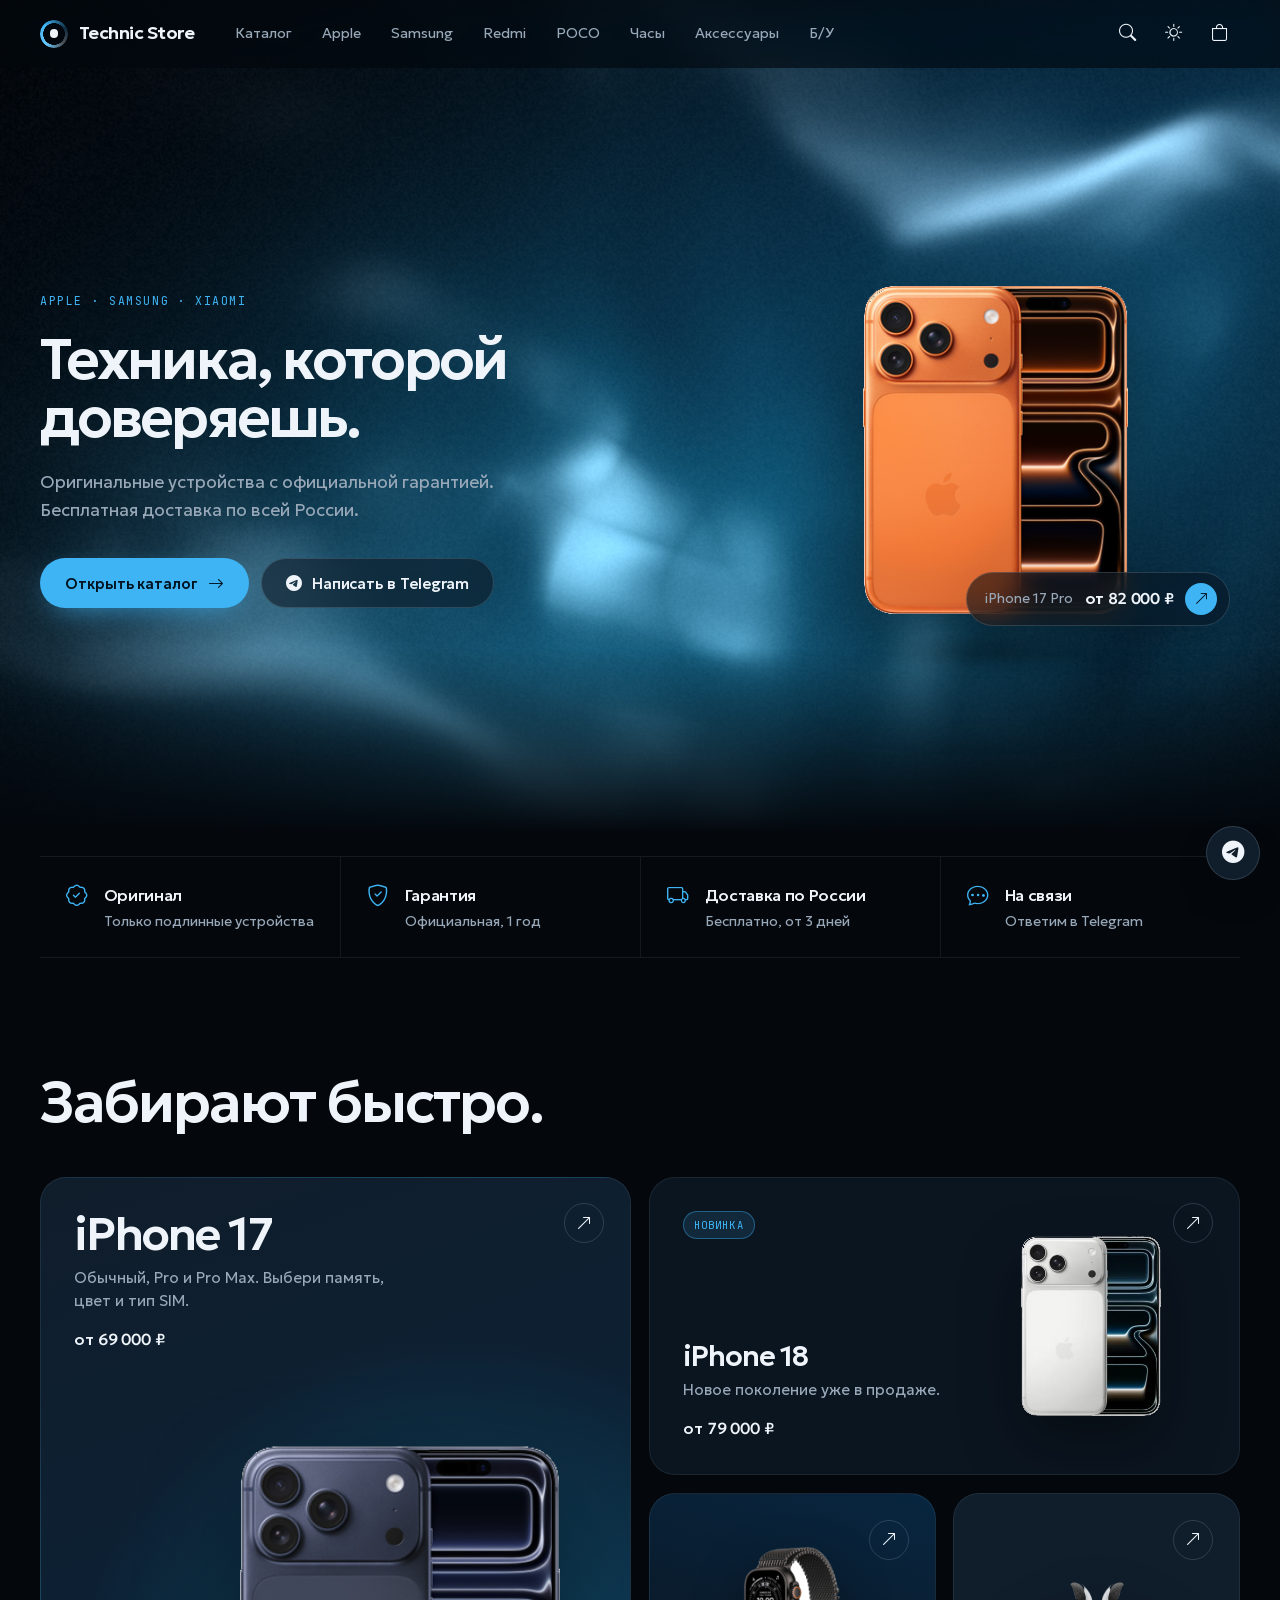
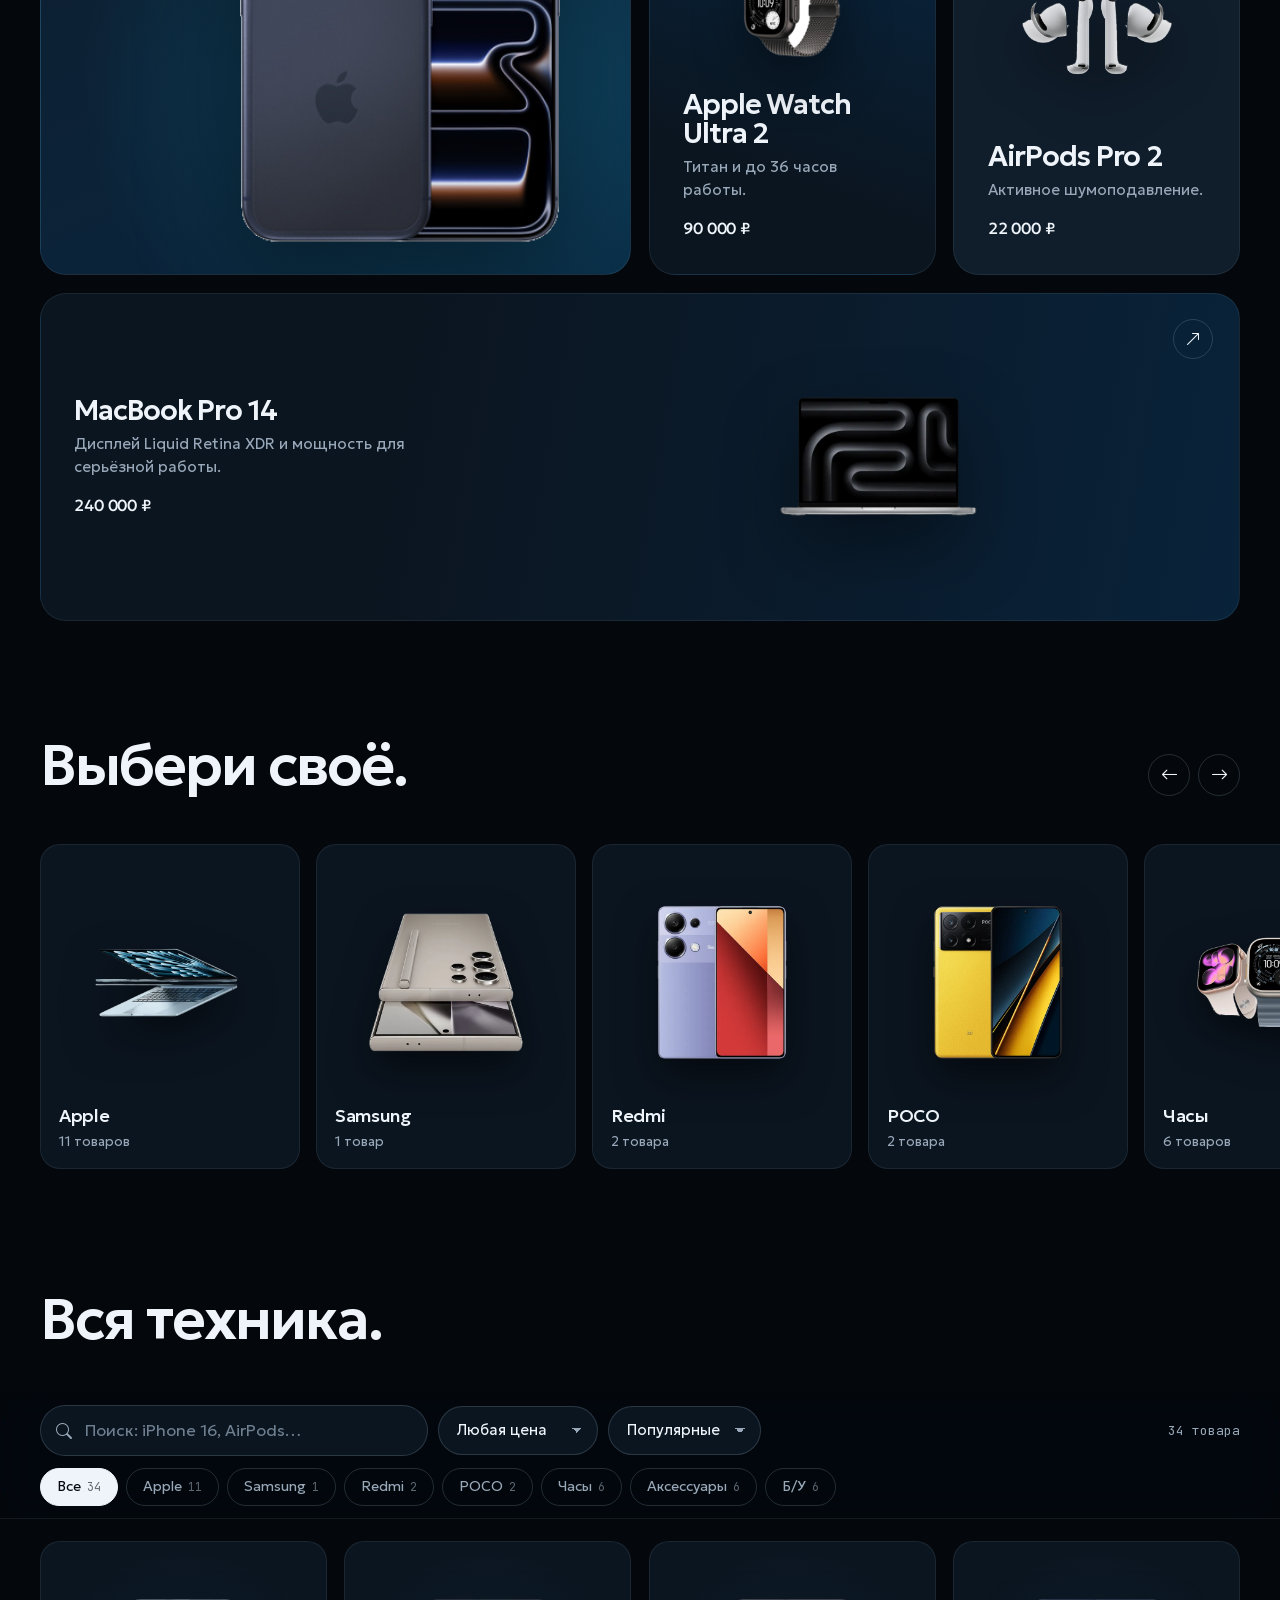
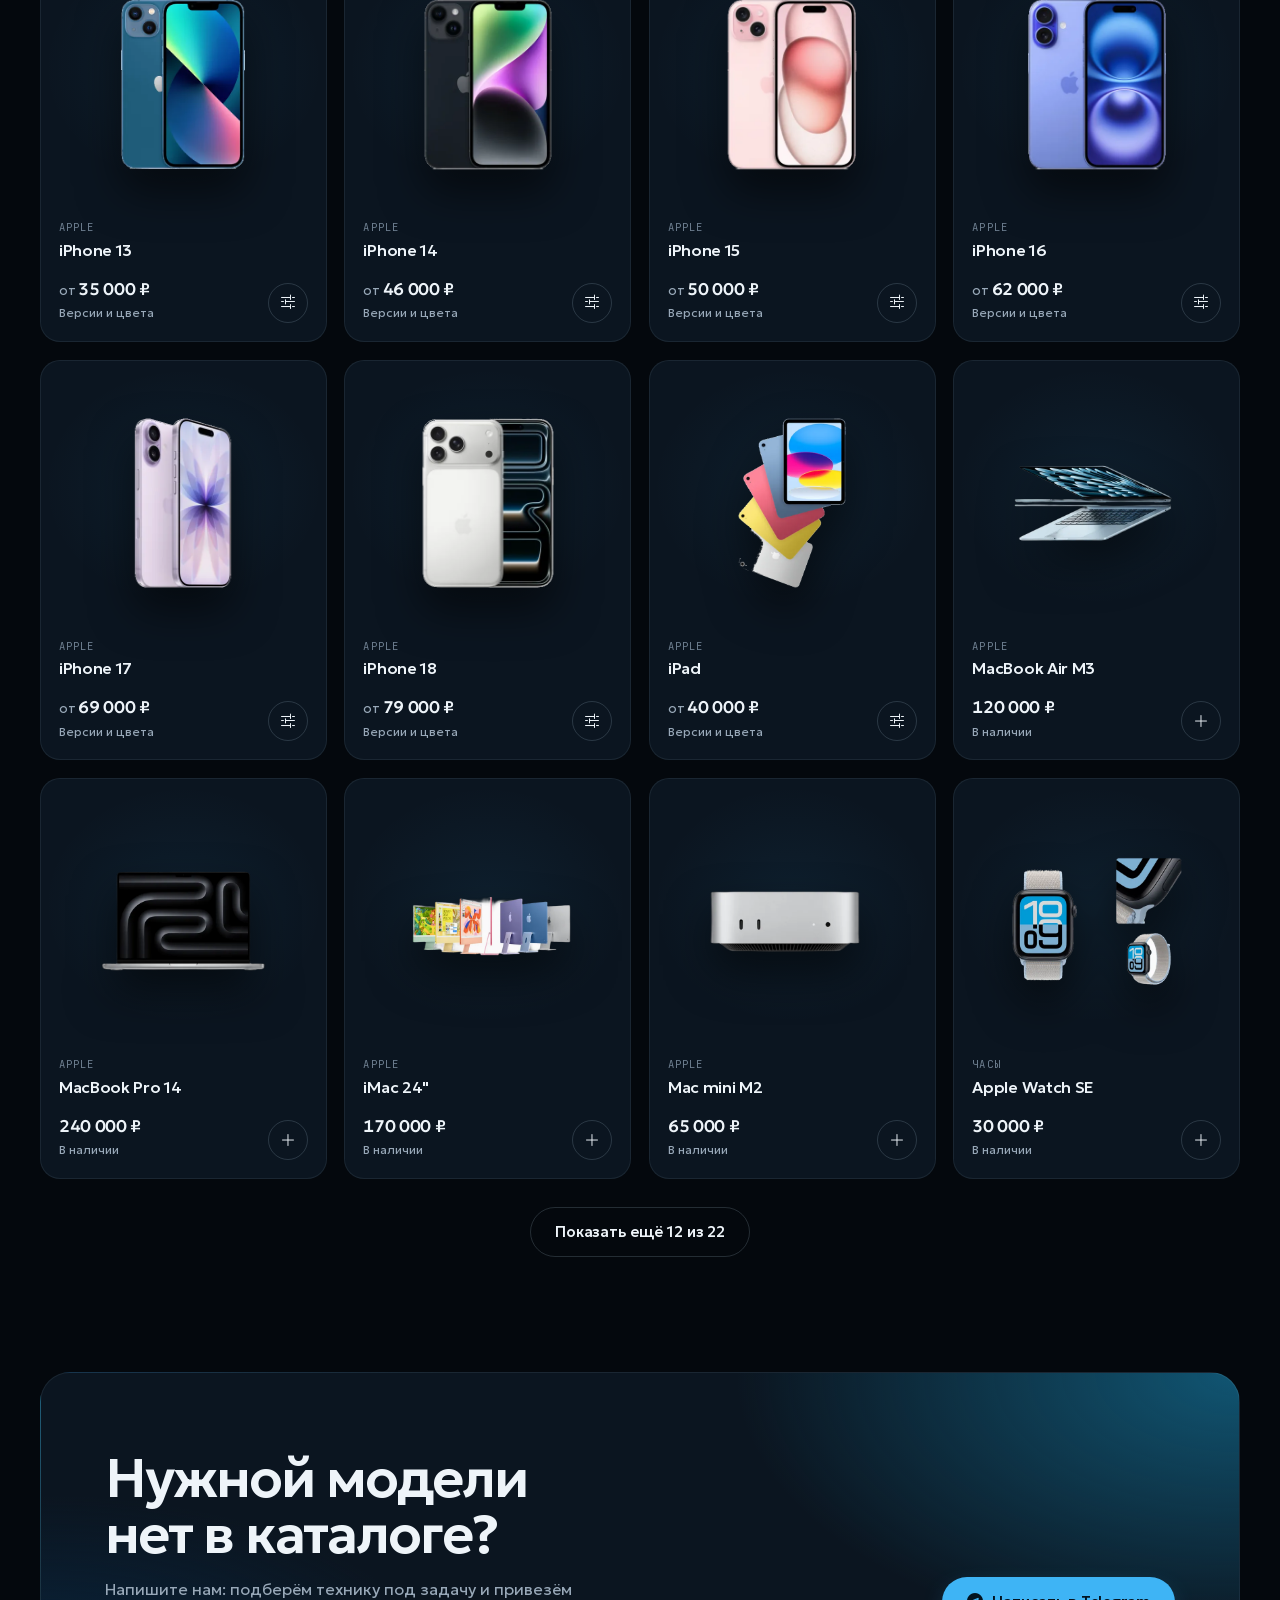
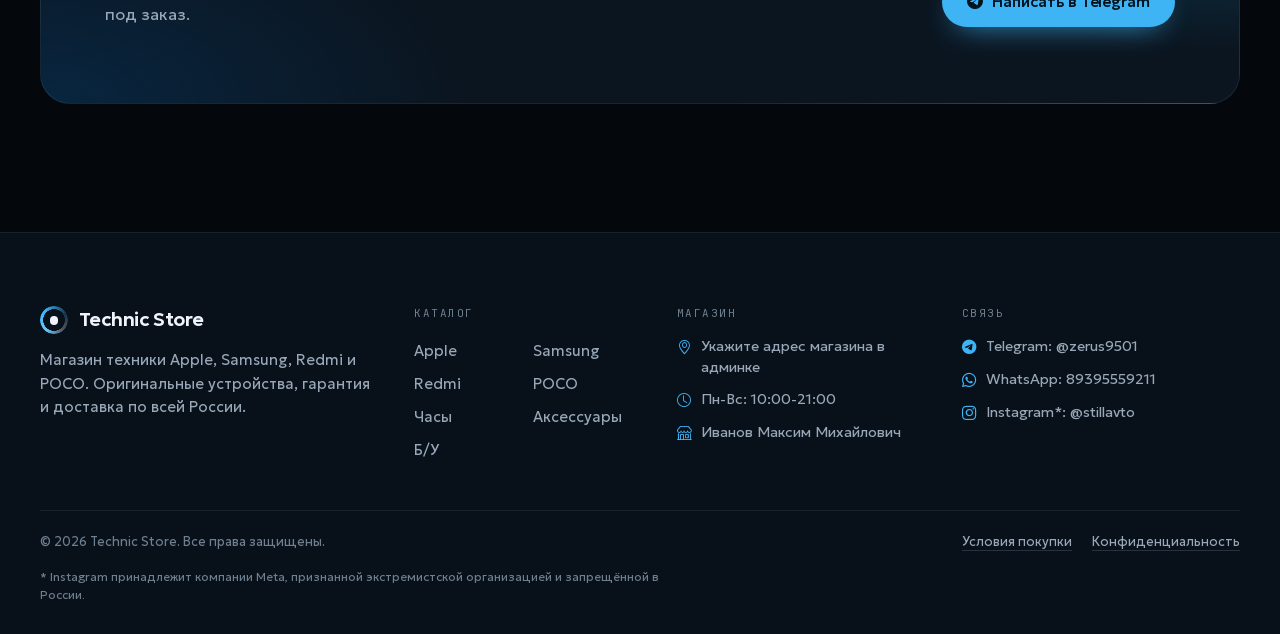
<file: index.html>
<!DOCTYPE html>
<html lang="ru">
<head>
<meta charset="UTF-8">
<meta name="viewport" content="width=device-width, initial-scale=1, viewport-fit=cover">
<title>Technic Store · оригинальная техника Apple, Samsung и Xiaomi</title>
<meta name="description" content="Technic Store: оригинальные iPhone, Apple Watch, MacBook, Samsung, Redmi и POCO. Официальная гарантия, бесплатная доставка по всей России.">
<meta name="theme-color" content="#04080D">
<meta property="og:type" content="website">
<meta property="og:title" content="Technic Store · оригинальная техника">
<meta property="og:description" content="iPhone, Apple Watch, MacBook, Samsung, Redmi и POCO с гарантией и бесплатной доставкой по России.">
<meta property="og:image" content="https://abubakarov-kerim.github.io/zerus-store/images/ip17pro_cosmic-orange.png">
<link rel="icon" href="data:image/svg+xml,%3Csvg xmlns='http://www.w3.org/2000/svg' viewBox='0 0 32 32'%3E%3Crect width='32' height='32' rx='9' fill='%2304080D'/%3E%3Ccircle cx='16' cy='16' r='9.5' fill='none' stroke='%233EB4F5' stroke-width='3'/%3E%3Ccircle cx='16' cy='16' r='4' fill='%23EEF4F9'/%3E%3C/svg%3E">
<link rel="preload" href="fonts/geologica-cyr.woff2" as="font" type="font/woff2" crossorigin>
<link rel="preload" href="images/ip17pro_cosmic-orange.png" as="image" fetchpriority="high">
<link rel="stylesheet" href="assets/fonts.css?v=2026-10-23.1">
<link rel="stylesheet" href="assets/icons.css?v=2026-10-23.1">
<link rel="stylesheet" href="assets/app.css?v=2026-10-23.1">
<script>
/* Версия сайта. При каждой публикации кода менять TECH_BUILD (и ?v= у файлов) на всех страницах:
   у посетителей со старой сохранённой копией сайт сам обновится. */
var TECH_BUILD='2026-10-23.1';
(function(d){ d.className+=' js';
  try{ var t=localStorage.getItem('zerus_theme')||localStorage.getItem('zerus_theme_def'); if(t==='light') d.setAttribute('data-theme','light');
    var p=sessionStorage.getItem('zerus_pal_preview')||localStorage.getItem('zerus_palette'); if(p&&p!=='azure') d.setAttribute('data-palette',p); }catch(e){}
})(document.documentElement);
(function(){
  if(location.protocol.indexOf('http')!==0 || !window.fetch) return;
  fetch(location.pathname+'?_='+Date.now(),{cache:'no-store'}).then(function(r){ return r.ok?r.text():''; }).then(function(t){
    var m=t.match(/TECH_BUILD='([^']+)'/); if(!m || m[1]===TECH_BUILD) return;
    try{ if(sessionStorage.getItem('tech_upd')===m[1]) return; sessionStorage.setItem('tech_upd',m[1]); }catch(e){ return; }
    location.replace(location.pathname+'?v='+encodeURIComponent(m[1])+location.hash);
  }).catch(function(){});
})();
</script>
<style>
/* ===== ЗАСТАВКА ===== */
#intro{ position:fixed; inset:0; z-index:9000; background:var(--bg); display:grid; place-items:center; cursor:pointer;
  clip-path:inset(0 0 0 0); transition:clip-path 1s cubic-bezier(.76,0,.24,1); }
#intro.out{ clip-path:inset(0 0 100% 0); }
.in-box{ display:flex; flex-direction:column; align-items:center; gap:26px; }
.in-mark{ width:64px; height:64px; transform:scale(.6) rotate(-90deg); opacity:0; transition:transform 1.1s var(--ease), opacity .6s; }
.in-mark::after{ transform:scale(0); transition:transform .7s var(--ease) .45s; }
#intro.go .in-mark{ transform:none; opacity:1; } #intro.go .in-mark::after{ transform:none; }
.in-word{ display:flex; gap:.28em; font-size:clamp(2.2rem,7vw,4.6rem); font-weight:560; letter-spacing:-.045em; line-height:1.1; }
.in-word span{ display:block; overflow:hidden; padding-bottom:.08em; }
.in-word span i{ display:block; font-style:normal; transform:translateY(105%); transition:transform 1s var(--ease); }
.in-word span:nth-child(2) i{ transition-delay:.08s; color:var(--mut); }
#intro.go .in-word span i{ transform:none; transition-delay:.25s; } #intro.go .in-word span:nth-child(2) i{ transition-delay:.33s; }
.in-bar{ width:min(220px,50vw); height:2px; border-radius:2px; background:var(--line2); overflow:hidden; }
.in-bar i{ display:block; height:100%; background:var(--ac); transform:scaleX(0); transform-origin:left; transition:transform 1.3s cubic-bezier(.65,0,.35,1) .2s; }
#intro.go .in-bar i{ transform:none; }

/* ===== ПЕРВЫЙ ЭКРАН ===== */
.hero{ position:relative; overflow:hidden; isolation:isolate; min-height:min(calc(100svh - var(--nav-h)), 900px); display:flex; align-items:center; margin-top:calc(-1 * var(--nav-h)); padding-top:var(--nav-h); }
.silk{ position:absolute; inset:0; width:100%; height:100%; z-index:-3; display:block; opacity:0; transition:opacity 1.6s ease; background:var(--bg); }
.silk.on{ opacity:1; }
.silk.nogl{ opacity:1; background:radial-gradient(70% 80% at 78% 30%, var(--s2), transparent 60%), radial-gradient(90% 90% at 60% 80%, var(--s1), transparent 70%), var(--s0); }
.hero-photo{ position:absolute; inset:0; z-index:-2; background:center/cover no-repeat; }
.hero-photo::after{ content:''; position:absolute; inset:0; background:linear-gradient(90deg, var(--bg) 0%, color-mix(in srgb, var(--bg) 70%, transparent) 45%, color-mix(in srgb, var(--bg) 20%, transparent) 100%); }
.hero-fade{ position:absolute; left:0; right:0; bottom:0; height:22%; z-index:-1; background:linear-gradient(to bottom, transparent, var(--bg)); pointer-events:none; }
.hero-in{ display:grid; grid-template-columns:minmax(0,1.15fr) minmax(0,.85fr); align-items:center; gap:clamp(24px,4vw,64px); padding-block:clamp(36px,7vh,88px); }
.hero h1{ font-size:clamp(2.6rem,4.5vw,4.4rem); font-weight:560; letter-spacing:-.05em; line-height:1.02; margin-top:20px; max-width:16ch; }
.hero-sub{ margin-top:22px; color:var(--mut); font-size:clamp(1.02rem,1.35vw,1.18rem); line-height:1.6; max-width:40ch; }
.hero-cta{ display:flex; gap:12px; flex-wrap:wrap; margin-top:34px; }
/* витрина товара */
.hero-stage{ position:relative; display:grid; place-items:center; aspect-ratio:1/1; max-height:min(68vh,620px); justify-self:center; width:100%; perspective:1100px; }
.stage-glow{ position:absolute; inset:12%; border-radius:50%; background:radial-gradient(closest-side, color-mix(in srgb, var(--s3) 18%, transparent), transparent 72%); filter:blur(10px); }
.stage-turn{ position:relative; width:86%; height:86%; transform-style:preserve-3d; transform:rotateY(var(--ry,0deg)) rotateX(var(--rx,0deg)); transition:transform .9s var(--ease); }
.stage-turn img{ width:100%; height:100%; object-fit:contain; filter:drop-shadow(0 40px 46px rgba(0,0,0,.45)); animation:float 7s ease-in-out infinite; }
:root[data-theme="light"] .stage-turn img{ filter:drop-shadow(0 36px 40px rgba(20,40,30,.22)); }
@keyframes float{ 50%{ transform:translateY(-12px); } }
.stage-floor{ position:absolute; bottom:6%; left:22%; right:22%; height:28px; border-radius:50%; background:radial-gradient(closest-side, rgba(0,0,0,.42), transparent); filter:blur(8px); animation:floor 7s ease-in-out infinite; }
@keyframes floor{ 50%{ transform:scaleX(.86); opacity:.7; } }
.stage-tag{ position:absolute; right:2%; bottom:14%; display:flex; align-items:center; gap:12px; padding:10px 12px 10px 18px; border-radius:var(--pill);
  background:color-mix(in srgb, var(--surf) 62%, transparent); border:1px solid var(--line2); -webkit-backdrop-filter:blur(16px) saturate(150%); backdrop-filter:blur(16px) saturate(150%);
  box-shadow:0 20px 40px -20px rgba(0,0,0,.5); transition:transform .5s var(--ease), border-color .3s; }
.stage-tag span{ font-size:.86rem; color:var(--mut); } .stage-tag b{ font-weight:560; font-size:.98rem; letter-spacing:-.02em; }
.stage-tag i{ width:32px; height:32px; border-radius:50%; display:grid; place-items:center; background:var(--ac); color:var(--ac-ink); font-size:.9rem; transition:transform .4s var(--ease); }
.hero-stage:hover .stage-tag{ transform:translateY(-3px); border-color:var(--text); }
.hero-stage:hover .stage-tag i{ transform:rotate(45deg); }
/* появление первого экрана */
.js .h-a{ opacity:0; transform:translateY(26px); transition:opacity 1s var(--ease), transform 1.1s var(--ease); }
.js .hero.live .h-a{ opacity:1; transform:none; }
.js .hero.live .h-a:nth-child(2){ transition-delay:.08s } .js .hero.live .h-a:nth-child(3){ transition-delay:.16s } .js .hero.live .h-a:nth-child(4){ transition-delay:.24s }
.js .hero-stage{ opacity:0; transform:scale(.94); transition:opacity 1.2s var(--ease) .2s, transform 1.4s var(--ease) .2s; }
.js .hero.live .hero-stage{ opacity:1; transform:none; }

.hero > .blk-edit{ top:calc(var(--nav-h) + 16px); right:clamp(16px,4vw,40px); }
.facts > .blk-edit{ top:-54px; }
.cta-band > .blk-edit{ top:16px; right:16px; }

/* ===== ПРЕИМУЩЕСТВА ===== */
.facts{ display:grid; grid-template-columns:repeat(4,1fr); border-top:1px solid var(--line); border-bottom:1px solid var(--line); margin-top:clamp(8px,2vw,24px); }
.fact{ display:flex; gap:16px; align-items:flex-start; padding:26px clamp(14px,2vw,26px); }
.fact + .fact{ border-left:1px solid var(--line); }
.fact i{ font-size:1.35rem; color:var(--ac); line-height:1; margin-top:2px; }
.fact .t{ font-weight:500; font-size:1rem; letter-spacing:-.02em; }
.fact .s{ color:var(--mut); font-size:.88rem; margin-top:3px; line-height:1.45; }

/* ===== ХИТЫ (бенто) ===== */
.bento{ display:grid; grid-template-columns:repeat(4,minmax(0,1fr)); grid-auto-rows:minmax(250px,auto); gap:clamp(10px,1.4vw,18px); }
.tile{ position:relative; overflow:hidden; isolation:isolate; border-radius:calc(var(--r) + 6px); border:1px solid var(--line); background:var(--surf); padding:clamp(22px,2.6vw,34px);
  display:flex; flex-direction:column; transition:transform .6s var(--ease), border-color .4s, box-shadow .6s var(--ease); }
.tile:hover{ transform:translateY(-4px); border-color:var(--line2); box-shadow:0 40px 80px -50px var(--shade); }
.tile h3{ font-size:clamp(1.4rem,2.2vw,2rem); font-weight:560; letter-spacing:-.04em; }
.tile p{ color:var(--mut); margin-top:8px; font-size:.95rem; max-width:34ch; line-height:1.5; }
.tile .price{ margin-top:14px; font-weight:500; font-size:1rem; letter-spacing:-.01em; }
.tile .go{ position:absolute; right:clamp(18px,2vw,26px); top:clamp(18px,2vw,26px); width:40px; height:40px; border-radius:50%; display:grid; place-items:center;
  border:1px solid var(--line2); color:var(--text); transition:background-color .3s, color .3s, transform .5s var(--ease), border-color .3s; }
.tile:hover .go{ background:var(--ac); border-color:var(--ac); color:var(--ac-ink); transform:rotate(45deg); }
.tile img{ transition:transform .9s var(--ease); }
.tile:hover img{ transform:translateY(-6px) scale(1.035); }
.t-a{ grid-column:span 2; grid-row:span 2; min-height:560px;
  background:radial-gradient(90% 70% at 70% 72%, color-mix(in srgb, var(--s2) 55%, transparent), transparent 70%), linear-gradient(160deg, var(--surf2), var(--s1) 120%); }
.t-a .art{ position:absolute; inset:28% -4% -6% 18%; z-index:-1; display:grid; place-items:center; }
.t-a .art img{ width:100%; height:100%; object-fit:contain; filter:drop-shadow(0 40px 50px rgba(0,0,0,.45)); }
.t-a h3{ font-size:clamp(2rem,3.6vw,3.2rem); }
.t-b{ grid-column:span 2; flex-direction:row; align-items:stretch; gap:10px; }
.t-b .txt{ flex:1; display:flex; flex-direction:column; justify-content:flex-end; position:relative; z-index:1; }
.t-b .art{ width:44%; display:grid; place-items:center; }
.t-b .art img{ max-height:230px; object-fit:contain; filter:drop-shadow(0 26px 30px rgba(0,0,0,.4)); }
.flag{ align-self:flex-start; font-family:var(--mono); font-size:.66rem; letter-spacing:.1em; text-transform:uppercase; padding:5px 10px; border-radius:var(--pill); color:var(--ac); background:var(--ac-soft); border:1px solid var(--ac-line); margin-bottom:auto; }
.t-c{ background:linear-gradient(200deg, var(--s1), var(--surf) 70%); justify-content:flex-end; }
.t-d{ background:var(--surf2); justify-content:flex-end; }
.t-c .art, .t-d .art{ position:relative; flex:1; min-height:140px; margin:4px 0 18px; }
.t-c .art img, .t-d .art img{ position:absolute; inset:0; width:100%; height:100%; object-fit:contain; filter:drop-shadow(0 22px 26px rgba(0,0,0,.4)); }
.t-c, .t-d{ min-height:380px; }
.t-e{ grid-column:1 / -1; flex-direction:row; align-items:center; gap:24px; min-height:300px;
  background:linear-gradient(100deg, var(--surf) 30%, color-mix(in srgb, var(--s1) 80%, var(--surf)) 100%); }
.t-e .txt{ flex:0 0 40%; }
.t-e .art{ flex:1; display:grid; place-items:center; align-self:stretch; }
.t-e .art img{ max-height:260px; width:auto; object-fit:contain; filter:drop-shadow(0 30px 36px rgba(0,0,0,.42)); }

/* ===== КАТЕГОРИИ ===== */
.rail{ display:grid; grid-auto-flow:column; grid-auto-columns:clamp(200px,22vw,260px); gap:clamp(10px,1.4vw,16px); overflow-x:auto; scroll-snap-type:x mandatory; scrollbar-width:none;
  padding:4px clamp(16px,4vw,40px) 6px; margin:0 calc(-1 * clamp(16px,4vw,40px)); scroll-padding-inline:clamp(16px,4vw,40px); }
.rail::-webkit-scrollbar{ display:none; }
.cat{ scroll-snap-align:start; position:relative; border-radius:var(--r); border:1px solid var(--line); background:var(--surf); padding:18px; aspect-ratio:4/5; display:flex; flex-direction:column;
  cursor:pointer; text-align:left; overflow:hidden; transition:border-color .3s, transform .5s var(--ease), background-color .3s; }
.cat:hover{ transform:translateY(-4px); border-color:var(--line2); background:var(--surf2); }
.cat .art{ flex:1; display:grid; place-items:center; padding:10% 6%; }
.cat .art img{ max-height:100%; max-width:100%; object-fit:contain; filter:drop-shadow(0 18px 20px var(--shade)); transition:transform .7s var(--ease); }
.cat:hover .art img{ transform:scale(1.06); }
.cat b{ font-weight:500; font-size:1.1rem; letter-spacing:-.02em; } .cat small{ display:block; color:var(--mut); font-size:.82rem; margin-top:2px; }
.rail-nav{ display:flex; gap:8px; }
.head-row{ display:flex; align-items:flex-end; justify-content:space-between; gap:20px; flex-wrap:wrap; }

/* ===== КАТАЛОГ ===== */
.tools{ position:sticky; top:var(--nav-h); z-index:50; background:var(--glass); -webkit-backdrop-filter:blur(18px) saturate(150%); backdrop-filter:blur(18px) saturate(150%);
  margin:0 calc(-1 * clamp(16px,4vw,40px)) 22px; padding:12px clamp(16px,4vw,40px); border-bottom:1px solid var(--line); display:flex; flex-direction:column; gap:12px; }
body.cms-admin-on .tools{ top:calc(var(--nav-h) + 46px); }
.tools-row{ display:flex; gap:10px; align-items:center; }
.search{ position:relative; flex:1; max-width:420px; }
.search i{ position:absolute; left:16px; top:50%; transform:translateY(-50%); color:var(--mut); pointer-events:none; }
.search .inp{ padding-left:44px; border-radius:var(--pill); min-height:46px; background:var(--surf); }
.search .clr{ position:absolute; right:6px; top:50%; transform:translateY(-50%); width:34px; height:34px; border:none; border-radius:50%; background:transparent; color:var(--mut); cursor:pointer; display:grid; place-items:center; }
.tools select.inp{ width:auto; min-height:46px; border-radius:var(--pill); background-color:var(--surf); padding-left:18px; font-size:.92rem; }
.pills{ display:flex; gap:8px; overflow-x:auto; scrollbar-width:none; margin:0 calc(-1 * clamp(16px,4vw,40px)); padding:0 clamp(16px,4vw,40px); }
.pills::-webkit-scrollbar{ display:none; }
.pill{ flex-shrink:0; height:38px; padding:0 16px; border-radius:var(--pill); border:1px solid var(--line2); background:transparent; color:var(--mut); font-size:.88rem; cursor:pointer; white-space:nowrap; transition:.25s; }
.pill:hover{ color:var(--text); border-color:var(--text); }
.pill.on{ background:var(--text); color:var(--bg); border-color:var(--text); }
.pill small{ font-family:var(--mono); font-size:.72rem; opacity:.6; margin-left:6px; }
.count{ font-family:var(--mono); font-size:.8rem; color:var(--mut); white-space:nowrap; }
/* телефон: закреплён только ряд категорий */
@media (max-width:760px){
  .tools{ top:calc(var(--nav-h) - var(--trh,110px)); background:var(--bg); padding-bottom:10px; }
  body.cms-admin-on .tools{ top:calc(var(--nav-h) + 46px - var(--trh,110px)); }
  .tools .count{ display:none; }
}
.empty{ text-align:center; padding:70px 20px; border:1px dashed var(--line2); border-radius:var(--r); }
.empty i{ font-size:2rem; color:var(--mut); } .empty h3{ font-size:1.3rem; margin-top:14px; } .empty p{ color:var(--mut); margin:8px 0 20px; }

/* ===== ПРИЗЫВ ===== */
.cta-band{ position:relative; overflow:hidden; isolation:isolate; border-radius:calc(var(--r) + 10px); padding:clamp(40px,6vw,80px) clamp(24px,5vw,72px);
  background:radial-gradient(60% 120% at 100% 0%, color-mix(in srgb, var(--s2) 70%, transparent), transparent 70%), radial-gradient(50% 90% at 0% 100%, var(--s1), transparent 70%), var(--surf);
  border:1px solid var(--line); display:grid; grid-template-columns:1.3fr auto; gap:30px; align-items:end; }
.cta-band h2{ font-size:clamp(2rem,4.4vw,3.4rem); max-width:16ch; }
.cta-band p{ color:var(--mut); margin-top:14px; max-width:44ch; }
.cta-band .acts{ display:flex; gap:10px; flex-wrap:wrap; }

/* ===== АДАПТИВ ===== */
@media (max-width:1024px){
  .bento{ grid-template-columns:repeat(2,minmax(0,1fr)); }
  .t-a{ grid-column:1/-1; grid-row:auto; min-height:520px; }
  .t-b{ grid-column:1/-1; }
  .facts{ grid-template-columns:1fr 1fr; }
  .fact:nth-child(3){ border-left:none; } .fact:nth-child(n+3){ border-top:1px solid var(--line); }
}
@media (max-width:860px){
  .hero{ min-height:auto; }
  .hero-in{ grid-template-columns:1fr; gap:6px; padding-block:30px 10px; }
  body.cms-admin-on .hero-in{ padding-top:76px; }
  .hero h1{ max-width:13ch; }
  .hero-stage{ max-height:none; width:min(100%,460px); }
  .stage-tag{ right:50%; transform:translateX(50%); bottom:6%; }
  .hero-stage:hover .stage-tag{ transform:translateX(50%) translateY(-3px); }
  .cta-band{ grid-template-columns:1fr; }
}
@media (max-width:560px){
  .hero h1{ font-size:clamp(2.35rem,10.5vw,3rem); margin-top:14px; }
  .hero-sub{ margin-top:16px; }
  .hero-cta{ margin-top:26px; }
  .hero-cta .btn{ flex:1 1 100%; }
  .stage-tag{ padding:8px 8px 8px 14px; gap:10px; white-space:nowrap; }
  .stage-tag span{ font-size:.8rem; } .stage-tag b{ font-size:.9rem; }
  .fact{ padding:20px 12px; flex-direction:column; gap:10px; }
  .t-a{ min-height:440px; } .t-a .art{ inset:34% -10% -4% 8%; }
  .t-b{ flex-direction:column-reverse; } .t-b .art{ width:100%; height:190px; } .t-b .art img{ max-height:190px; }
  .t-c, .t-d{ min-height:280px; padding:18px; } .t-c .art, .t-d .art{ min-height:110px; margin:30px 0 12px; }
  .t-c h3, .t-d h3{ font-size:1.15rem; } .t-c p, .t-d p{ display:none; }
  .t-c .go, .t-d .go{ width:34px; height:34px; top:14px; right:14px; }
  .t-e{ flex-direction:column; align-items:stretch; } .t-e .txt{ flex:none; } .t-e .art img{ max-height:180px; }
  .tools-row{ flex-wrap:wrap; } .search{ max-width:none; flex:1 1 100%; } .tools select.inp{ flex:1; }
  .tools .count{ display:none; }
}
@media (prefers-reduced-motion:reduce){ .stage-turn img, .stage-floor{ animation:none; } }
</style>
</head>
<body>
<a class="skip" href="#catalog">Перейти к каталогу</a>

<!-- ЗАСТАВКА -->
<div id="intro" aria-hidden="true">
  <div class="in-box">
    <span class="logo-mark in-mark"></span>
    <div class="in-word"><span><i>Technic</i></span><span><i>Store</i></span></div>
    <div class="in-bar"><i></i></div>
  </div>
</div>

<!-- ШАПКА -->
<header class="nav">
  <div class="wrap">
    <a href="index.html" class="logo" aria-label="На главную"><span class="logo-mark"></span><span data-store-name>Technic Store</span></a>
    <nav class="nav-links" aria-label="Разделы">
      <a href="#catalog" data-cat="">Каталог</a>
      <a href="#catalog" data-cat="Apple">Apple</a>
      <a href="#catalog" data-cat="Samsung">Samsung</a>
      <a href="#catalog" data-cat="Redmi">Redmi</a>
      <a href="#catalog" data-cat="POCO">POCO</a>
      <a href="#catalog" data-cat="Часы">Часы</a>
      <a href="#catalog" data-cat="Аксессуары">Аксессуары</a>
      <a href="#catalog" data-cat="Б/У">Б/У</a>
    </nav>
    <span class="nav-sp"></span>
    <div class="nav-act">
      <button class="ibtn" id="navSearch" aria-label="Поиск по каталогу"><i class="bi bi-search"></i></button>
      <button class="ibtn" data-theme-toggle aria-label="Сменить тему"><i class="bi bi-sun"></i></button>
      <a class="ibtn" href="order.html" aria-label="Корзина"><i class="bi bi-bag"></i><span class="badge-n" data-cart-count></span></a>
      <button class="ibtn burger" data-menu-open aria-label="Меню"><i class="bi bi-list"></i></button>
    </div>
  </div>
</header>

<!-- МОБИЛЬНОЕ МЕНЮ -->
<div class="mnav" id="mnav" role="dialog" aria-modal="true" aria-label="Меню">
  <div class="mnav-top"><a href="index.html" class="logo"><span class="logo-mark"></span><span data-store-name>Technic Store</span></a><button class="ibtn" data-menu-close aria-label="Закрыть меню"><i class="bi bi-x-lg"></i></button></div>
  <nav class="mnav-list">
    <a href="#catalog" data-cat="">Каталог <i class="bi bi-arrow-right"></i></a>
    <a href="#catalog" data-cat="Apple">Apple <i class="bi bi-arrow-right"></i></a>
    <a href="#catalog" data-cat="Samsung">Samsung <i class="bi bi-arrow-right"></i></a>
    <a href="#catalog" data-cat="Redmi">Redmi <i class="bi bi-arrow-right"></i></a>
    <a href="#catalog" data-cat="POCO">POCO <i class="bi bi-arrow-right"></i></a>
    <a href="#catalog" data-cat="Часы">Часы <i class="bi bi-arrow-right"></i></a>
    <a href="#catalog" data-cat="Аксессуары">Аксессуары <i class="bi bi-arrow-right"></i></a>
    <a href="#catalog" data-cat="Б/У">Б/У <i class="bi bi-arrow-right"></i></a>
    <a href="order.html">Корзина <i class="bi bi-bag"></i></a>
  </nav>
  <div class="mnav-foot"><a class="btn block" data-tg-link href="#" target="_blank" rel="noopener"><i class="bi bi-telegram"></i>Написать в Telegram</a></div>
</div>

<main>
<!-- ПЕРВЫЙ ЭКРАН -->
<section class="hero" id="hero" data-block="Первый экран">
  <canvas class="silk" id="silk" aria-hidden="true"></canvas>
  <div class="hero-photo" id="heroPhoto" hidden></div>
  <div class="hero-fade"></div>
  <span hidden data-edit="heroImg" data-edit-type="image" data-edit-label="Фон: своё фото вместо живой анимации"></span>
  <div class="wrap hero-in">
    <div class="hero-copy">
      <p class="kicker h-a" data-edit="hero_eyebrow" data-edit-label="Надпись над заголовком">Apple · Samsung · Xiaomi</p>
      <h1 class="h-a" data-edit="hero_title" data-edit-label="Заголовок">Техника, которой доверяешь.</h1>
      <p class="hero-sub h-a" data-edit="hero_sub" data-edit-label="Подзаголовок">Оригинальные устройства с официальной гарантией. Бесплатная доставка по всей России.</p>
      <div class="hero-cta h-a">
        <a class="btn" href="#catalog" data-cat=""><span>Открыть каталог</span><i class="bi bi-arrow-right"></i></a>
        <a class="btn glass" data-tg-link href="#" target="_blank" rel="noopener"><i class="bi bi-telegram"></i><span>Написать в Telegram</span></a>
      </div>
    </div>
    <a class="hero-stage" id="heroStage" href="product.html?id=iphone17" aria-label="Открыть товар: iPhone 17 Pro">
      <div class="stage-glow"></div>
      <div class="stage-turn"><img id="heroImg" data-edit="heroProduct" data-edit-type="image" data-edit-label="Фото товара справа" src="images/ip17pro_cosmic-orange.png" alt="iPhone 17 Pro" width="447" height="447" fetchpriority="high"></div>
      <div class="stage-floor"></div>
      <div class="stage-tag" id="heroTag"><span>iPhone 17 Pro</span><b class="num" id="heroPrice">от 82 000 ₽</b><i class="bi bi-arrow-up-right"></i></div>
    </a>
  </div>
</section>

<div class="wrap">
  <!-- ПРЕИМУЩЕСТВА -->
  <div class="facts rv" data-block="Преимущества">
    <div class="fact"><i class="bi bi-patch-check"></i><div><div class="t" data-edit="trust3_t" data-edit-label="Преимущество 1: заголовок">Оригинал</div><div class="s" data-edit="trust3_s" data-edit-label="Преимущество 1: текст">Только подлинные устройства</div></div></div>
    <div class="fact"><i class="bi bi-shield-check"></i><div><div class="t" data-edit="trust2_t" data-edit-label="Преимущество 2: заголовок">Гарантия</div><div class="s" data-edit="trust2_s" data-edit-label="Преимущество 2: текст">Официальная, 1 год</div></div></div>
    <div class="fact"><i class="bi bi-truck"></i><div><div class="t" data-edit="trust1_t" data-edit-label="Преимущество 3: заголовок">Доставка по России</div><div class="s" data-edit="trust1_s" data-edit-label="Преимущество 3: текст">Бесплатно, от 3 дней</div></div></div>
    <div class="fact"><i class="bi bi-chat-dots"></i><div><div class="t" data-edit="trust4_t" data-edit-label="Преимущество 4: заголовок">На связи</div><div class="s" data-edit="trust4_s" data-edit-label="Преимущество 4: текст">Ответим в Telegram</div></div></div>
  </div>

  <!-- ХИТЫ -->
  <section class="sec" aria-labelledby="hitH" data-block="Хиты продаж">
    <div class="sec-head rv"><h2 class="h2" id="hitH" data-edit="hit_title" data-edit-label="Раздел: заголовок">Забирают быстро.</h2></div>
    <div class="bento">
      <a class="tile t-a rv" href="product.html?id=iphone17" data-edit="hit_link" data-edit-type="link" data-edit-label="Большая плитка: ведёт на товар">
        <span class="go" aria-hidden="true"><i class="bi bi-arrow-up-right"></i></span>
        <h3 data-edit="hit_name" data-edit-label="Большая плитка: название">iPhone 17</h3>
        <p data-edit="hit_desc" data-edit-label="Большая плитка: описание">Обычный, Pro и Pro Max. Выбери память, цвет и тип SIM.</p>
        <div class="price num" data-edit="hit_price" data-edit-label="Большая плитка: цена">от 69 000 ₽</div>
        <div class="art"><img data-edit="hit_img" data-edit-type="image" data-edit-label="Большая плитка: фото" src="images/ip17pro_deep-blue.png" alt="iPhone 17" loading="lazy" width="447" height="447"></div>
      </a>
      <a class="tile t-b rv" href="product.html?id=ip18" style="--d:.06s" data-edit="new_link" data-edit-type="link" data-edit-label="Плитка «Новинка»: ведёт на товар">
        <span class="go" aria-hidden="true"><i class="bi bi-arrow-up-right"></i></span>
        <div class="txt">
          <span class="flag">Новинка</span>
          <h3 data-edit="new_name" data-edit-label="Плитка «Новинка»: название">iPhone 18</h3>
          <p data-edit="new_desc" data-edit-label="Плитка «Новинка»: описание">Новое поколение уже в продаже.</p>
          <div class="price num" data-edit="new_price" data-edit-label="Плитка «Новинка»: цена">от 79 000 ₽</div>
        </div>
        <div class="art"><img data-edit="new_img" data-edit-type="image" data-edit-label="Плитка «Новинка»: фото" src="images/w/ip17promax_silver.webp" alt="iPhone 18" loading="lazy" width="448" height="448"></div>
      </a>
      <a class="tile t-c rv" href="product.html?id=ultra" style="--d:.1s" data-edit="ultra_link" data-edit-type="link" data-edit-label="Плитка часов: ведёт на товар">
        <span class="go" aria-hidden="true"><i class="bi bi-arrow-up-right"></i></span>
        <div class="art"><img data-edit="ultra_img" data-edit-type="image" data-edit-label="Плитка часов: фото" src="images/w/applewatchultra.webp" alt="Apple Watch Ultra 2" loading="lazy" width="640" height="640"></div>
        <h3 data-edit="ultra_name" data-edit-label="Плитка часов: название">Apple Watch Ultra 2</h3>
        <p data-edit="ultra_desc" data-edit-label="Плитка часов: описание">Титан и до 36 часов работы.</p>
        <div class="price num" data-edit="ultra_price" data-edit-label="Плитка часов: цена">90 000 ₽</div>
      </a>
      <a class="tile t-d rv" href="product.html?id=airpodspro" style="--d:.14s" data-edit="pods_link" data-edit-type="link" data-edit-label="Плитка AirPods: ведёт на товар">
        <span class="go" aria-hidden="true"><i class="bi bi-arrow-up-right"></i></span>
        <div class="art"><img data-edit="pods_img" data-edit-type="image" data-edit-label="Плитка AirPods: фото" src="images/w/airpods.webp" alt="AirPods Pro 2" loading="lazy" width="640" height="640"></div>
        <h3 data-edit="pods_name" data-edit-label="Плитка AirPods: название">AirPods Pro 2</h3>
        <p data-edit="pods_desc" data-edit-label="Плитка AirPods: описание">Активное шумоподавление.</p>
        <div class="price num" data-edit="pods_price" data-edit-label="Плитка AirPods: цена">22 000 ₽</div>
      </a>
      <a class="tile t-e rv" href="product.html?id=macbookpro" data-edit="mac_link" data-edit-type="link" data-edit-label="Широкая плитка: ведёт на товар">
        <span class="go" aria-hidden="true"><i class="bi bi-arrow-up-right"></i></span>
        <div class="txt">
          <h3 data-edit="mac_name" data-edit-label="Широкая плитка: название">MacBook Pro 14</h3>
          <p data-edit="mac_desc" data-edit-label="Широкая плитка: описание">Дисплей Liquid Retina XDR и мощность для серьёзной работы.</p>
          <div class="price num" data-edit="mac_price" data-edit-label="Широкая плитка: цена">240 000 ₽</div>
        </div>
        <div class="art"><img data-edit="mac_img" data-edit-type="image" data-edit-label="Широкая плитка: фото" src="images/w/macbookpro.webp" alt="MacBook Pro 14" loading="lazy" width="640" height="640"></div>
      </a>
    </div>
  </section>

  <!-- КАТЕГОРИИ -->
  <section class="sec" aria-labelledby="catH" data-block="Категории">
    <div class="sec-head head-row rv">
      <h2 class="h2" id="catH" data-edit="cat_title" data-edit-label="Заголовок">Выбери своё.</h2>
      <div class="rail-nav"><button class="ibtn" style="border-color:var(--line2)" data-rail="-1" aria-label="Назад"><i class="bi bi-arrow-left"></i></button><button class="ibtn" style="border-color:var(--line2)" data-rail="1" aria-label="Вперёд"><i class="bi bi-arrow-right"></i></button></div>
    </div>
    <div class="rail rv" id="rail"></div>
  </section>

  <!-- КАТАЛОГ -->
  <section class="sec" id="catalog" aria-labelledby="catalogH" data-block="Каталог">
    <div class="sec-head head-row rv">
      <h2 class="h2" id="catalogH" data-edit="catalog_title" data-edit-label="Заголовок">Вся техника.</h2>
    </div>
    <div class="tools">
      <div class="tools-row">
        <label class="search"><span class="sr">Поиск</span><i class="bi bi-search"></i><input class="inp" id="q" type="search" placeholder="Поиск: iPhone 16, AirPods…" autocomplete="off" enterkeyhint="search"><button class="clr" id="qClr" hidden aria-label="Очистить поиск"><i class="bi bi-x-lg"></i></button></label>
        <label class="sr" for="price">Цена</label>
        <select class="inp" id="price"><option value="all">Любая цена</option><option value="0-20000">До 20 000 ₽</option><option value="20000-100000">20-100 тыс. ₽</option><option value="100000-1e12">От 100 тыс. ₽</option></select>
        <label class="sr" for="sort">Сортировка</label>
        <select class="inp" id="sort"><option value="pop">Популярные</option><option value="asc">Дешевле</option><option value="desc">Дороже</option></select>
        <span class="nav-sp"></span><span class="count" id="count"></span>
      </div>
      <div class="pills" id="pills" role="tablist" aria-label="Категории"></div>
    </div>
    <div class="uh" id="usedHero" hidden>
      <div class="uh-copy">
        <h3 class="uh-t" data-edit="used_title" data-edit-label="Раздел Б/У: заголовок">Б/У техника, которой можно доверять</h3>
        <p class="uh-p" data-edit="used_text" data-edit-label="Раздел Б/У: текст">Проверяем каждое устройство перед продажей и честно пишем аккумулятор, состояние и дефекты.</p>
        <ul class="uh-pts">
          <li><i class="bi bi-patch-check"></i><span data-edit="used_p1" data-edit-label="Раздел Б/У: преимущества">Проверка перед продажей</span></li>
          <li><i class="bi bi-phone"></i><span data-edit="used_p2" data-edit-label="Раздел Б/У: преимущества">Аккумулятор в процентах</span></li>
          <li><i class="bi bi-info-circle"></i><span data-edit="used_p3" data-edit-label="Раздел Б/У: преимущества">Все дефекты в описании</span></li>
          <li><i class="bi bi-shield-check"></i><span data-edit="used_p4" data-edit-label="Раздел Б/У: преимущества">Гарантия магазина</span></li>
        </ul>
      </div>
      <div class="uh-art" id="usedArt" aria-hidden="true"></div>
    </div>
    <div class="grid-p" id="grid" aria-live="polite"></div>
    <div style="text-align:center;margin-top:28px" id="moreWrap" hidden><button class="btn ghost" id="more">Показать ещё</button></div>
    <div class="empty" id="empty" hidden><i class="bi bi-search"></i><h3>Ничего не нашли</h3><p>Попробуйте другой запрос или сбросьте фильтры.</p><button class="btn ghost" id="reset">Сбросить фильтры</button></div>
  </section>

  <!-- ПРИЗЫВ -->
  <section class="sec">
    <div class="cta-band rv" data-block="Призыв внизу">
      <div>
        <h2 data-edit="cta_title" data-edit-label="Заголовок">Нужной модели нет в каталоге?</h2>
        <p data-edit="cta_sub" data-edit-label="Текст">Напишите нам: подберём технику под задачу и привезём под заказ.</p>
      </div>
      <div class="acts"><a class="btn" data-tg-link href="#" target="_blank" rel="noopener"><i class="bi bi-telegram"></i>Написать в Telegram</a></div>
    </div>
  </section>
</div>
</main>

<footer class="foot"><div class="wrap" id="cmsFooter"></div></footer>

<script src="products.js?v=2026-10-23.1"></script>
<script src="cms.js?v=2026-10-23.1"></script>
<script src="assets/silk.js?v=2026-10-23.1"></script>
<script>
(function(){
  "use strict";
  var $=function(s){ return document.querySelector(s); };
  var esc=CMS.esc;
  var state={ cat:'all', q:'', price:'all', sort:'pop' };
  var PAGE=12, shown=PAGE;

  /* ---------- каталог ---------- */
  function norm(s){ return String(s||'').toLowerCase().replace(/ё/g,'е'); }
  function match(p){
    if(state.cat!=='all' && CMS.catOf(p)!==state.cat) return false;
    if(state.price!=='all'){ var r=state.price.split('-').map(Number), pr=CMS.priceOf(p); if(p.soon || pr<r[0] || pr>r[1]) return false; }
    if(state.q){
      var hay=norm([p.name,p.brand,CMS.catOf(p),p.desc,p.description].concat((p.versions||[]).map(function(v){return v.name;})).join(' '));
      if(!norm(state.q).split(/\s+/).filter(Boolean).every(function(w){ return hay.indexOf(w)>-1; })) return false;
    }
    return true;
  }
  /* витрина раздела «Б/У»: показывается над товарами, когда выбрана категория */
  function usedHero(){
    var h=$('#usedHero'); if(!h) return;
    var on=state.cat==='Б/У'; h.hidden=!on; if(!on) return;
    var used=CMS.getProducts().filter(function(p){ return CMS.isUsed(p) && CMS.inStock(p); });
    var pics=used.slice().sort(function(a,b){ return CMS.priceOf(b)-CMS.priceOf(a); }).slice(0,3);
    $('#usedArt').innerHTML=pics.map(function(p,i){ return '<img class="uh-i i'+i+'" src="'+esc(CMS.thumb(p.img))+'" alt="" loading="lazy">'; }).join('')+
      (used.length?'<div class="uh-n"><b>'+used.length+'</b>'+CMS.plural(used.length,'устройство','устройства','устройств')+' в наличии</div>':'');
  }
  /* телефон: при прокрутке закреплён только ряд категорий, поиск и фильтры уезжают под шапку */
  (function(){ var t=document.querySelector('.tools'), r=t&&t.querySelector('.tools-row'); if(!r||!window.ResizeObserver) return;
    new ResizeObserver(function(){ t.style.setProperty('--trh', (r.offsetHeight+16)+'px'); }).observe(r); })();
  function renderPills(){
    var cats=CMS.getCategories(), all=CMS.getProducts();
    var h='<button class="pill'+(state.cat==='all'?' on':'')+'" data-cat="" role="tab" aria-selected="'+(state.cat==='all')+'">Все<small>'+all.length+'</small></button>';
    cats.forEach(function(c){ var n=all.filter(function(p){ return CMS.catOf(p)===c; }).length;
      h+='<button class="pill'+(state.cat===c?' on':'')+'" data-cat="'+esc(c)+'" role="tab" aria-selected="'+(state.cat===c)+'">'+esc(c)+'<small>'+n+'</small></button>'; });
    $('#pills').innerHTML=h;
  }
  function renderGrid(){
    var all=CMS.getProducts();
    var list=all.filter(match);
    if(state.sort!=='pop') list.sort(function(a,b){ var d=(a.soon?1e12:CMS.priceOf(a))-(b.soon?1e12:CMS.priceOf(b)); return state.sort==='asc'?d:-d; });
    $('#grid').innerHTML=list.slice(0,shown).map(CMS.card).join('');
    var rest=list.length-shown; $('#moreWrap').hidden=rest<=0;
    if(rest>0) $('#more').textContent='Показать ещё '+Math.min(rest,PAGE)+' из '+rest;
    $('#empty').hidden=!!list.length;
    $('#count').textContent=list.length+' '+CMS.plural(list.length,'товар','товара','товаров');
    usedHero();
    CMS.observeReveal($('#grid'));
  }
  function renderRail(){
    var all=CMS.getProducts(), pics={'Apple':'images/w/macbook.webp','Samsung':'images/w/samsung_s24.webp','Redmi':'images/w/redmi_note13pro.webp','POCO':'images/w/poco_x6pro.webp','Часы':'images/w/newarrivals_watch.webp','Аксессуары':'images/w/airpods4.webp','Б/У':'images/w/ip15pro_natural-titanium.webp'};
    $('#rail').innerHTML=CMS.getCategories().map(function(c){
      var items=all.filter(function(p){ return CMS.catOf(p)===c; }); var img=pics[c] || (items[0] ? CMS.thumb(items[0].img) : '');
      return '<button class="cat" data-cat="'+esc(c)+'"><div class="art">'+(img?'<img src="'+esc(img)+'" alt="" loading="lazy">':'')+'</div><b>'+esc(c)+'</b><small>'+items.length+' '+CMS.plural(items.length,'товар','товара','товаров')+'</small></button>';
    }).join('');
  }
  function renderHero(){
    var p=CMS.getProducts().find(function(x){ return x.id==='iphone17'; }), tag=$('#heroTag');
    if(!p){ tag.hidden=true; return; }
    var v=(p.versions||[]).find(function(x){ return /pro$/i.test(x.name); }) || (p.versions||[])[0];
    var add=(p.storage&&p.storage.length)?Math.min.apply(null,p.storage.map(function(s){return +s.add||0;})):0;
    tag.hidden=false; tag.querySelector('span').textContent=v?v.name:p.name;
    $('#heroPrice').textContent = 'от '+CMS.money(v ? v.price+add : CMS.priceOf(p));
  }
  function renderAll(){ renderPills(); renderGrid(); renderRail(); renderHero(); }

  function pick(c, scroll){
    state.cat=c||'all'; shown=PAGE;
    document.querySelectorAll('.nav-links a').forEach(function(a){ a.classList.toggle('on', (a.dataset.cat||'all')===state.cat && state.cat!=='all'); });
    renderPills(); renderGrid();
    if(scroll!==false){ var el=$('#catalog'); el.scrollIntoView({behavior: matchMedia('(prefers-reduced-motion: reduce)').matches?'auto':'smooth', block:'start'}); }
  }
  window.filterByCat=pick;

  document.addEventListener('click',function(e){
    var a=e.target.closest('[data-cat]');
    if(a && !a.classList.contains('fcat')){
      e.preventDefault();
      var inPills=!!a.closest('#pills'), top=$('#catalog').getBoundingClientRect().top;
      pick(a.dataset.cat, inPills ? top<0 : true);
      return;
    }
    var rb=e.target.closest('[data-rail]');
    if(rb){ var r=$('#rail'); r.scrollBy({left:(+rb.dataset.rail)*r.clientWidth*.8, behavior:'smooth'}); }
  });

  var qT; $('#q').addEventListener('input',function(){ clearTimeout(qT); var v=this.value; $('#qClr').hidden=!v; qT=setTimeout(function(){ state.q=v.trim(); shown=PAGE; renderGrid(); },120); });
  $('#qClr').addEventListener('click',function(){ $('#q').value=''; this.hidden=true; state.q=''; renderGrid(); $('#q').focus(); });
  $('#price').addEventListener('change',function(){ state.price=this.value; shown=PAGE; renderGrid(); });
  $('#sort').addEventListener('change',function(){ state.sort=this.value; shown=PAGE; renderGrid(); });
  $('#more').addEventListener('click',function(){ shown+=PAGE; renderGrid(); });
  $('#reset').addEventListener('click',function(){ state={cat:'all',q:'',price:'all',sort:'pop'}; shown=PAGE; $('#q').value=''; $('#qClr').hidden=true; $('#price').value='all'; $('#sort').value='pop'; renderPills(); renderGrid(); });
  $('#navSearch').addEventListener('click',function(){ $('#catalog').scrollIntoView({behavior:'smooth',block:'start'}); setTimeout(function(){ $('#q').focus({preventScroll:true}); },450); });

  CMS.init({ footerEl:'cmsFooter', onChange:renderAll, onCatPick:function(c){ pick(c); } });
  renderAll();
  try{ var sc=sessionStorage.getItem('zerus_cat'); if(sc!==null){ sessionStorage.removeItem('zerus_cat'); pick(sc,false); setTimeout(function(){ $('#catalog').scrollIntoView(); },60); } }catch(e){}
  if(location.hash==='#catalog') setTimeout(function(){ $('#catalog').scrollIntoView(); },60);

  /* ---------- живой фон и витрина ---------- */
  var hero=$('#hero');
  if(window.Silk) Silk.mount($('#silk'),{ scale: matchMedia('(max-width:860px)').matches ? .5 : .62 });
  if(matchMedia('(pointer:fine)').matches && !matchMedia('(prefers-reduced-motion: reduce)').matches){
    var turn=hero.querySelector('.stage-turn'), raf=0, rx=0, ry=0;
    hero.addEventListener('pointermove',function(e){ var r=hero.getBoundingClientRect(); ry=((e.clientX-r.left)/r.width-.5)*16; rx=-((e.clientY-r.top)/r.height-.5)*10;
      if(!raf) raf=requestAnimationFrame(function(){ raf=0; turn.style.setProperty('--ry',ry.toFixed(2)+'deg'); turn.style.setProperty('--rx',rx.toFixed(2)+'deg'); }); });
    hero.addEventListener('pointerleave',function(){ turn.style.setProperty('--ry','0deg'); turn.style.setProperty('--rx','0deg'); });
  }

  /* ---------- заставка ---------- */
  var intro=$('#intro');
  function live(){ hero.classList.add('live'); }
  (function(){
    var reduce=matchMedia('(prefers-reduced-motion: reduce)').matches;
    var nav=(performance.getEntriesByType && performance.getEntriesByType('navigation')[0])||{}, inner=false;
    try{ inner=!!document.referrer && new URL(document.referrer).origin===location.origin; }catch(e){}
    var skip = location.hash==='#admin' || location.hash==='#catalog' || reduce || (nav.type!=='reload' && (nav.type==='back_forward' || inner));
    var words=intro.querySelectorAll('.in-word i'), parts=(CMS.getStore().name||'Technic Store').split(' ');
    words[0].textContent=parts[0]||''; words[1].textContent=parts.slice(1).join(' ');
    if(skip){ intro.remove(); live(); return; }
    var done=false;
    function finish(){ if(done) return; done=true; intro.classList.add('out'); setTimeout(live,250); setTimeout(function(){ intro.remove(); },1050); }
    requestAnimationFrame(function(){ requestAnimationFrame(function(){ intro.classList.add('go'); }); });
    intro.addEventListener('click',finish);
    setTimeout(finish,1750);
  })();
})();
</script>
</body>
</html>
</file>
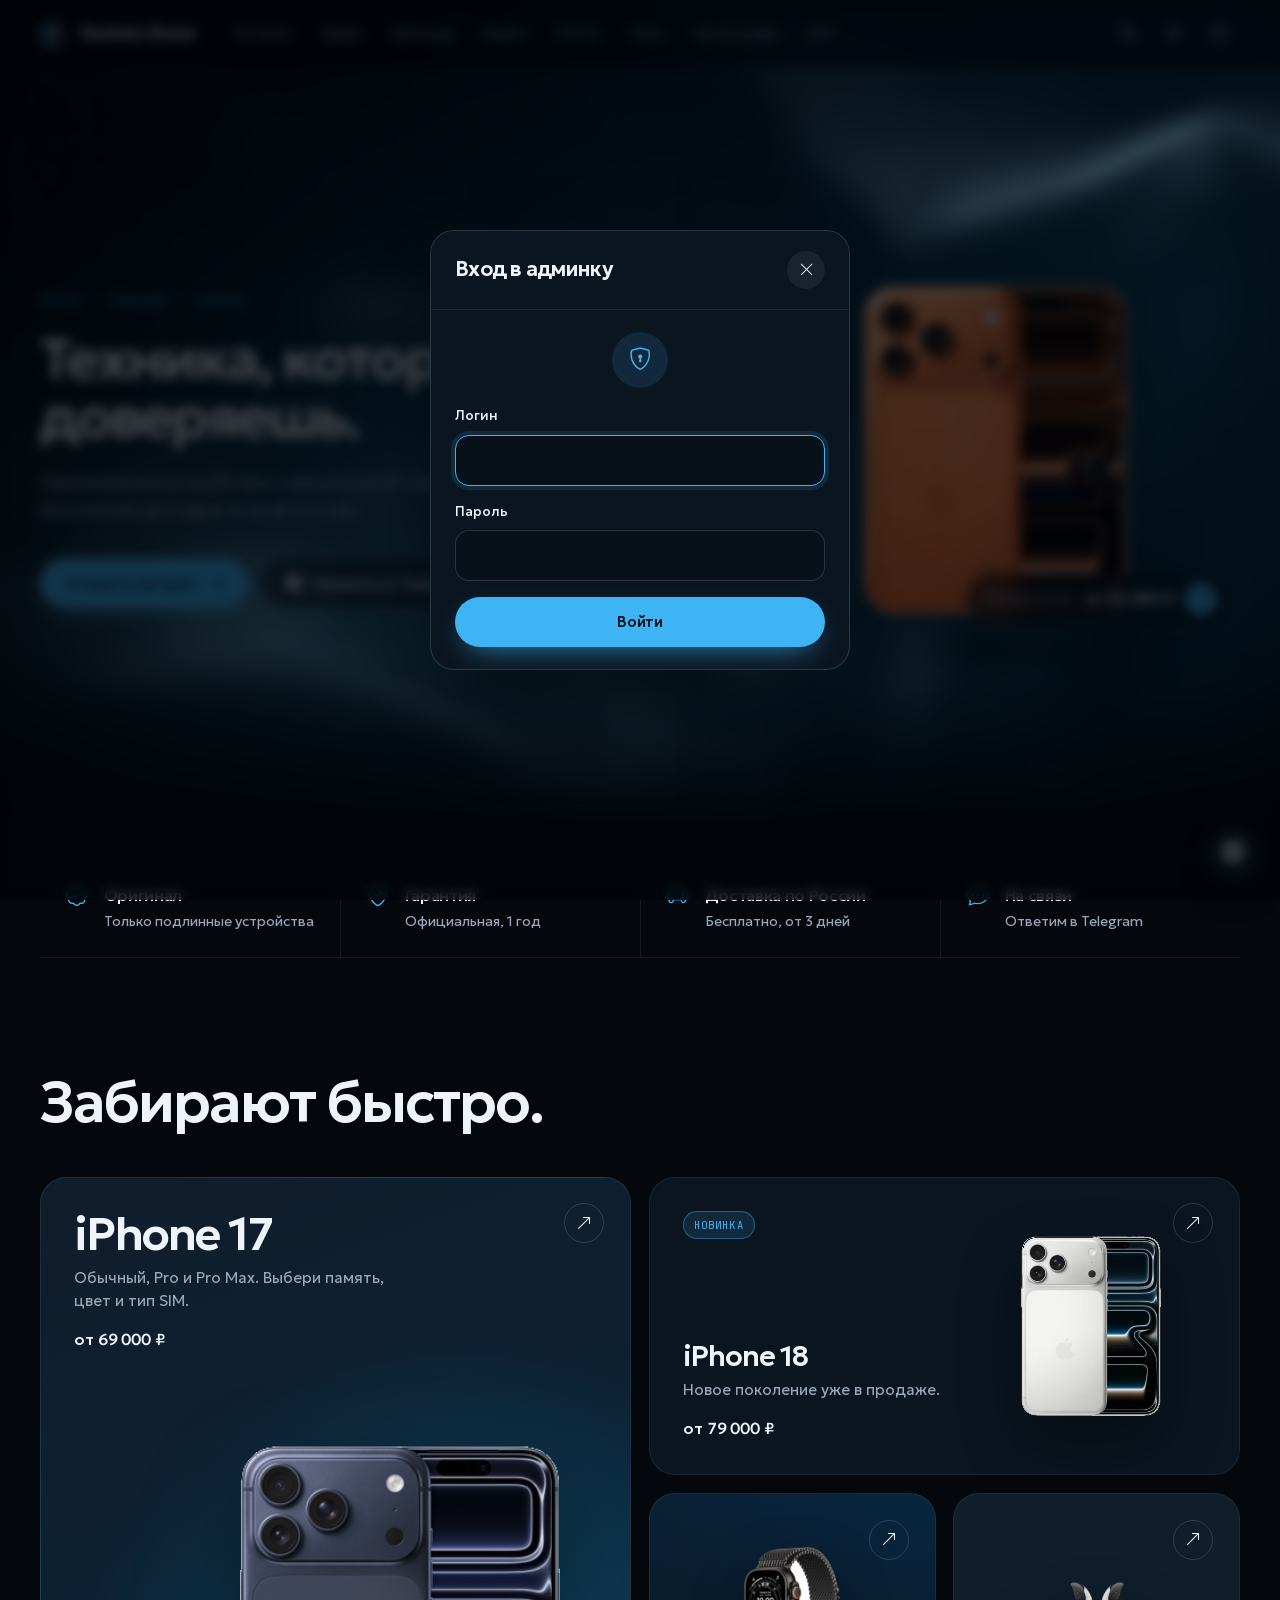
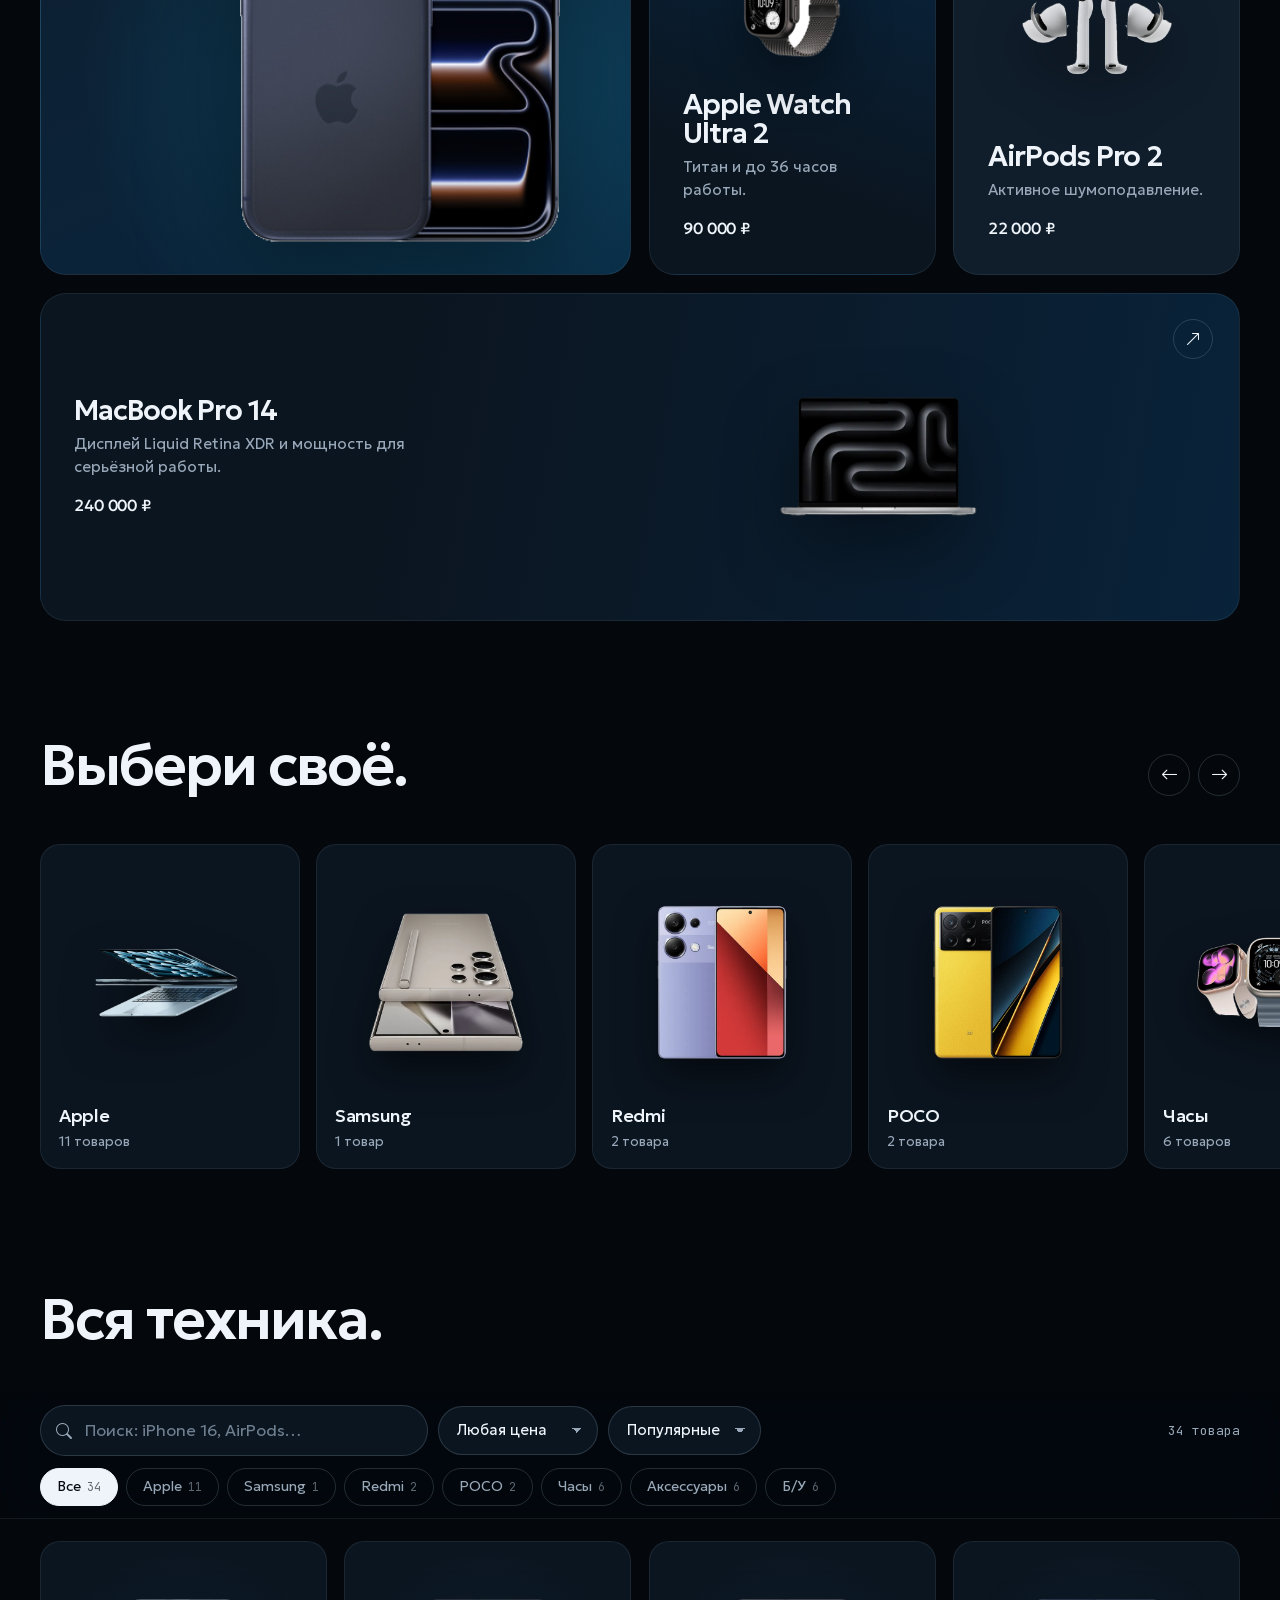
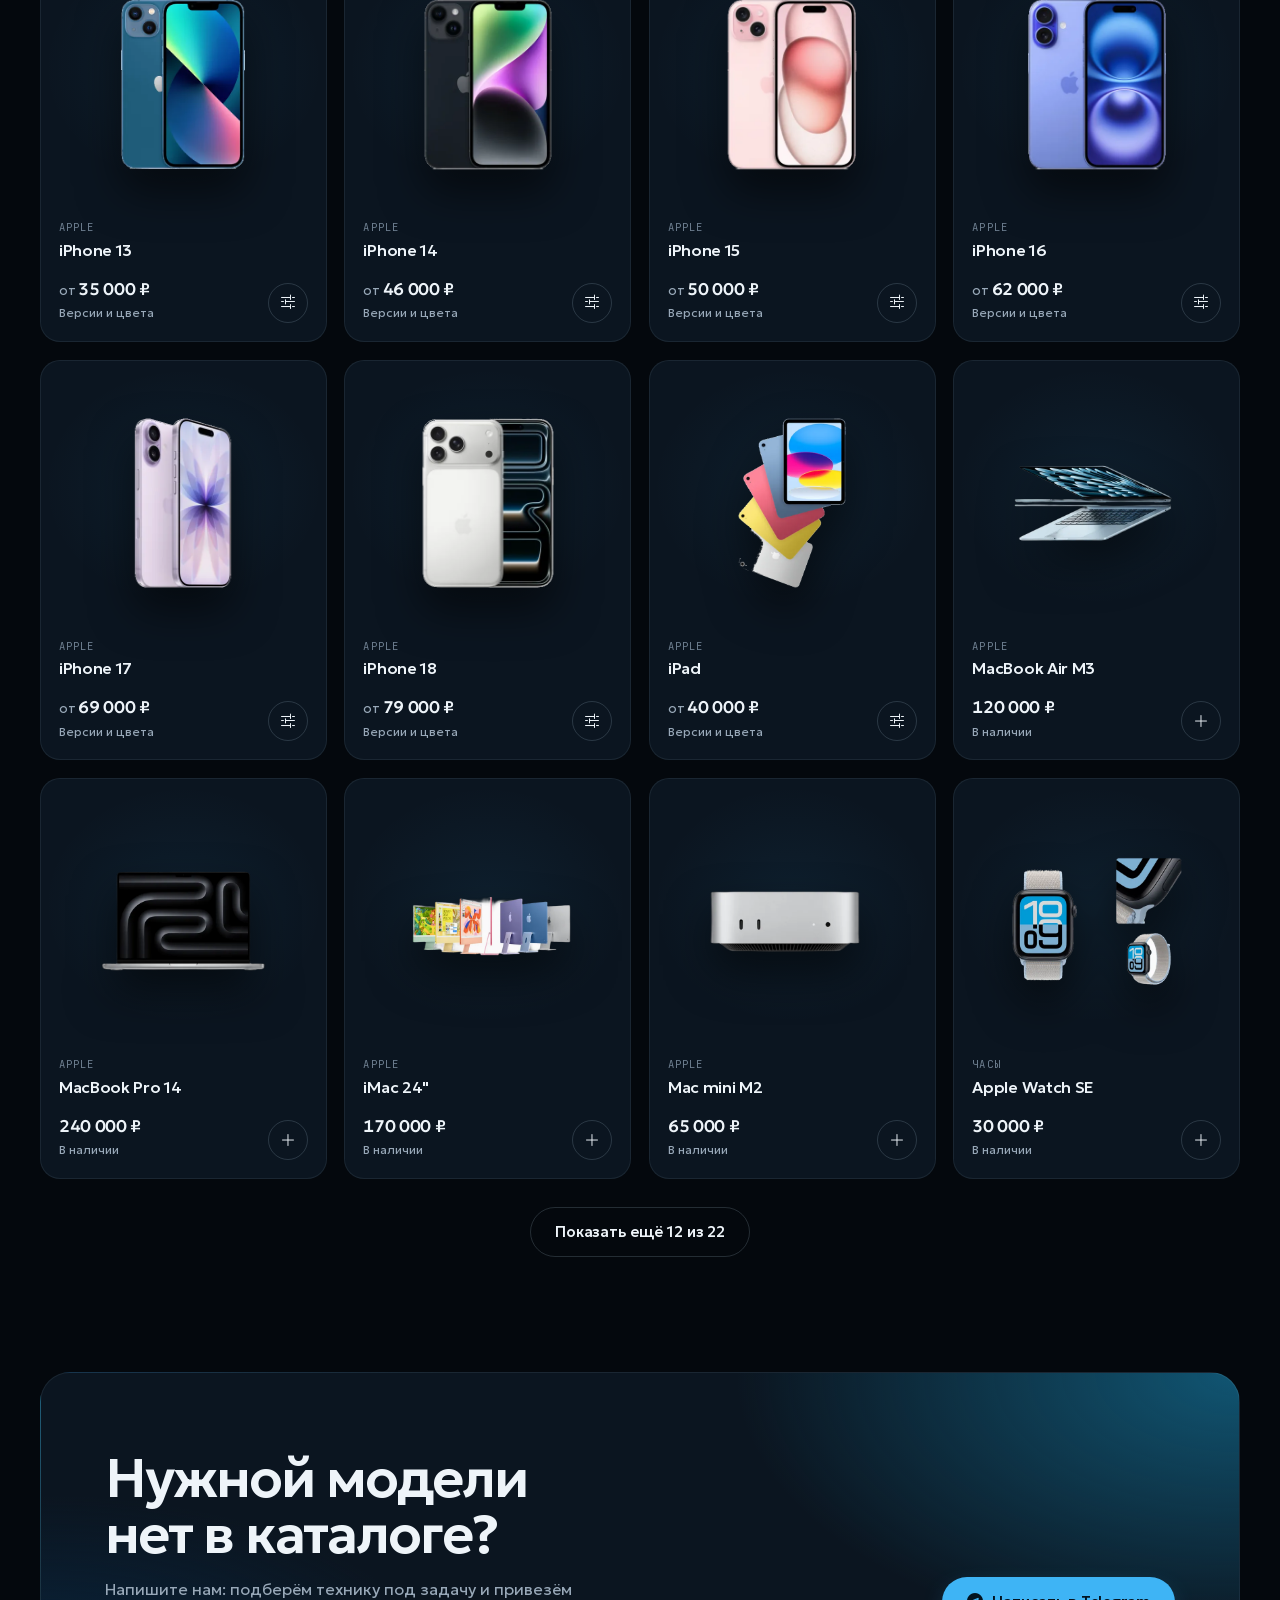
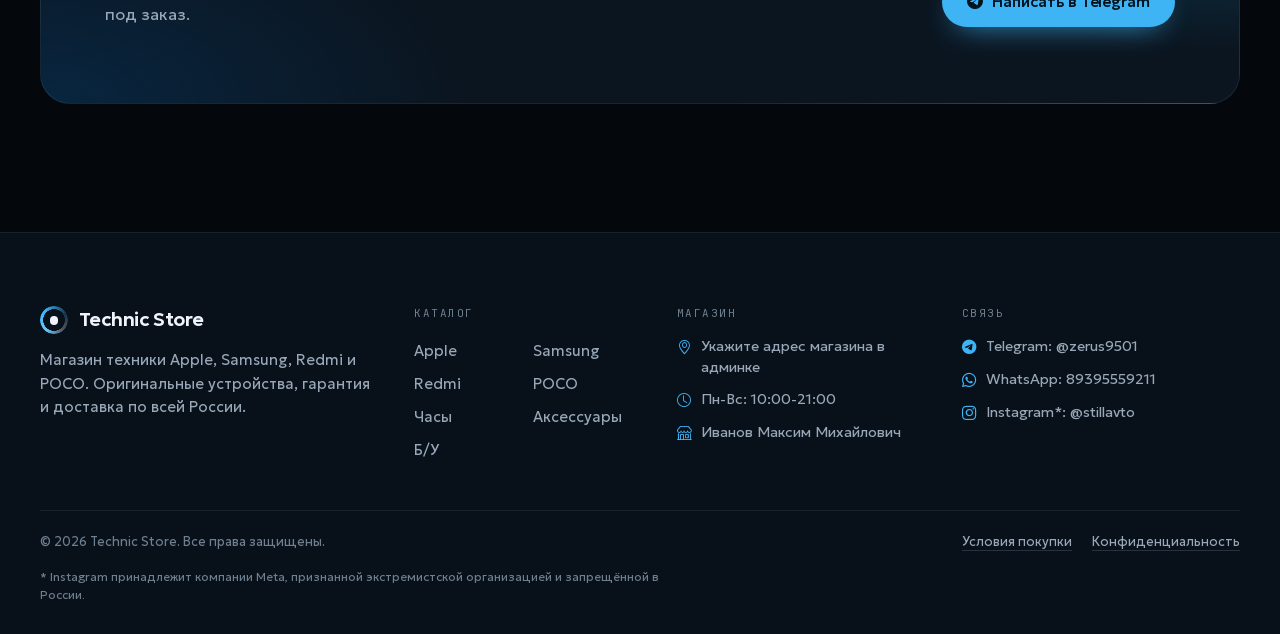
<file: admin/index.html>
<!DOCTYPE html>
<html lang="ru">
<head>
<meta charset="UTF-8">
<meta name="viewport" content="width=device-width, initial-scale=1">
<meta name="robots" content="noindex">
<title>Вход в админку — Technic Store</title>
<meta http-equiv="refresh" content="0; url=../index.html#admin">
<style>
  html,body{ height:100%; margin:0; background:#04080D; color:#EEF4F9; font-family:-apple-system,BlinkMacSystemFont,'Segoe UI',sans-serif; display:grid; place-items:center; }
  .l{ text-align:center; } .l b{ font-size:1.6rem; letter-spacing:-.03em; }
  .l p{ color:#98A8B8; font-size:.9rem; margin-top:12px; } .l a{ color:#3EB4F5; }
</style>
<script>location.replace('../index.html#admin');</script>
</head>
<body>
  <div class="l"><b>Technic Store</b><p>Открываем вход в админку… <a href="../index.html#admin">Нажмите, если не открылось</a></p></div>
</body>
</html>
</file>
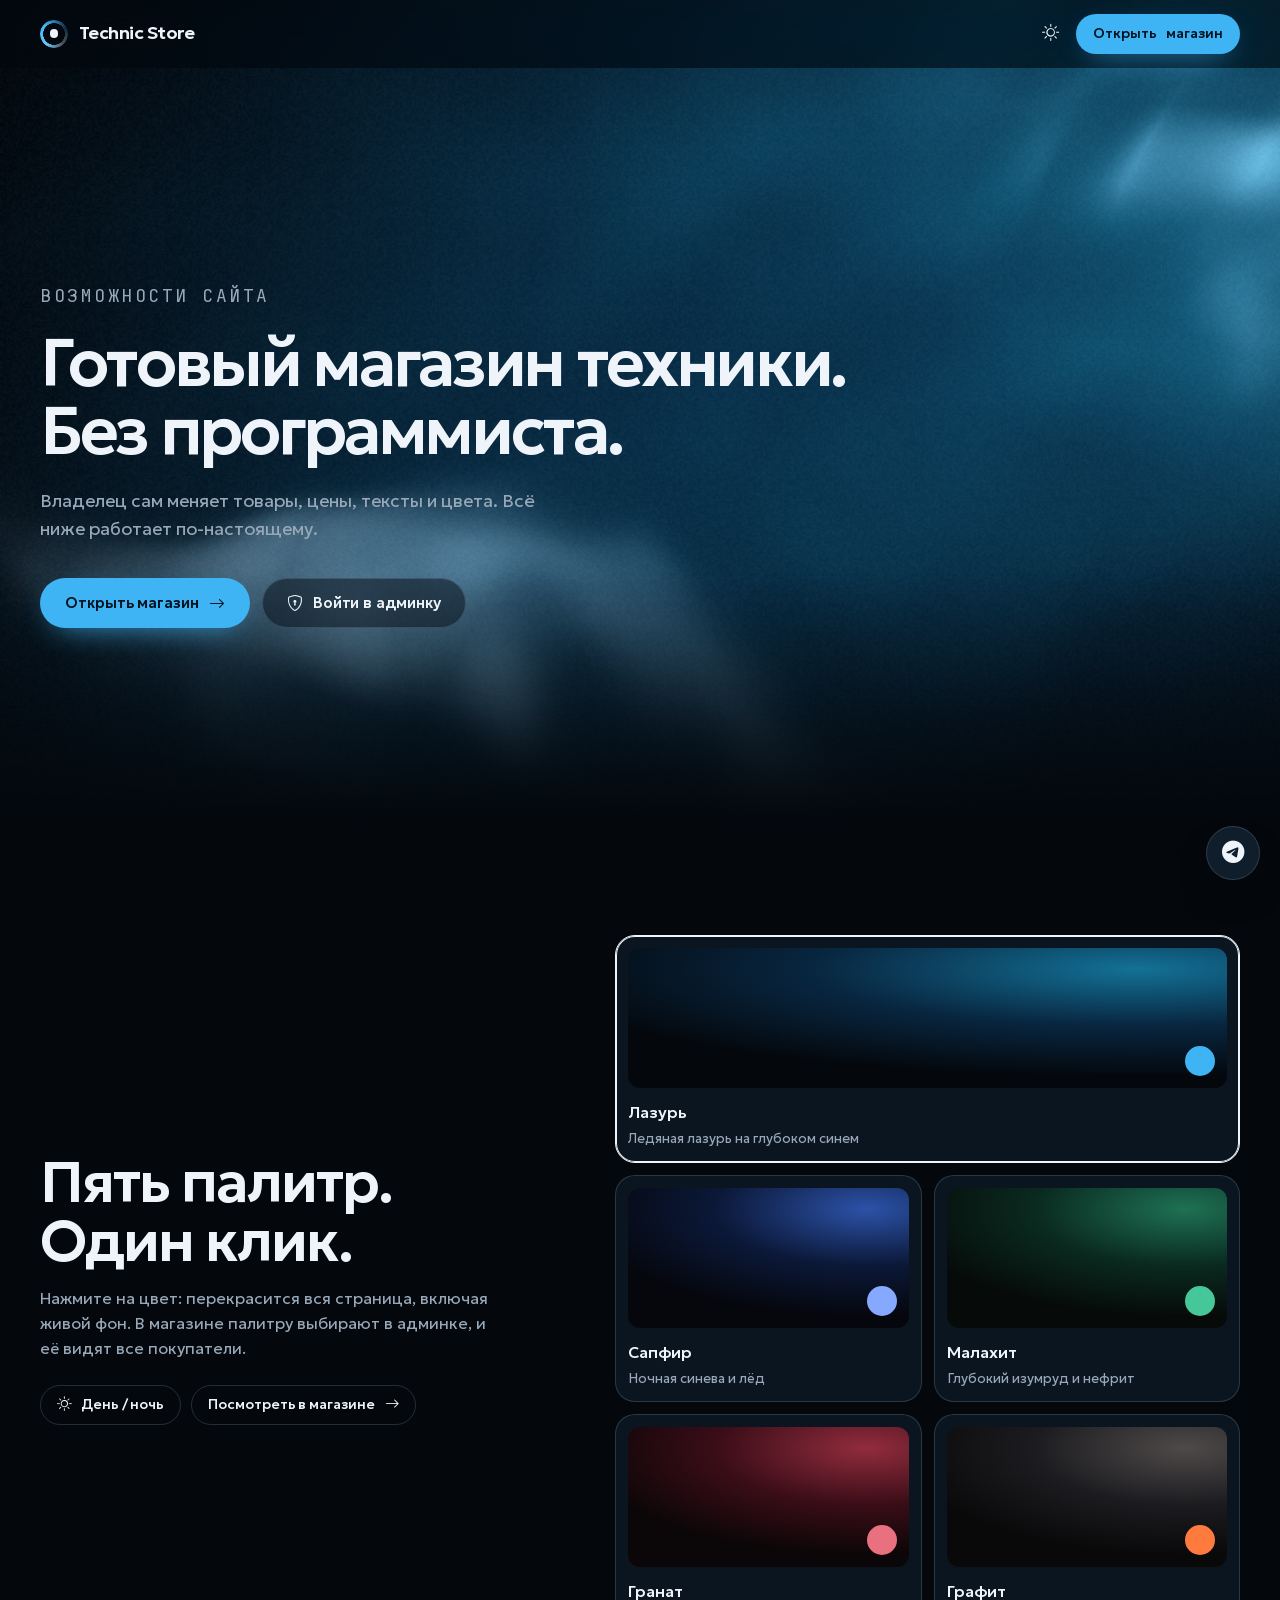
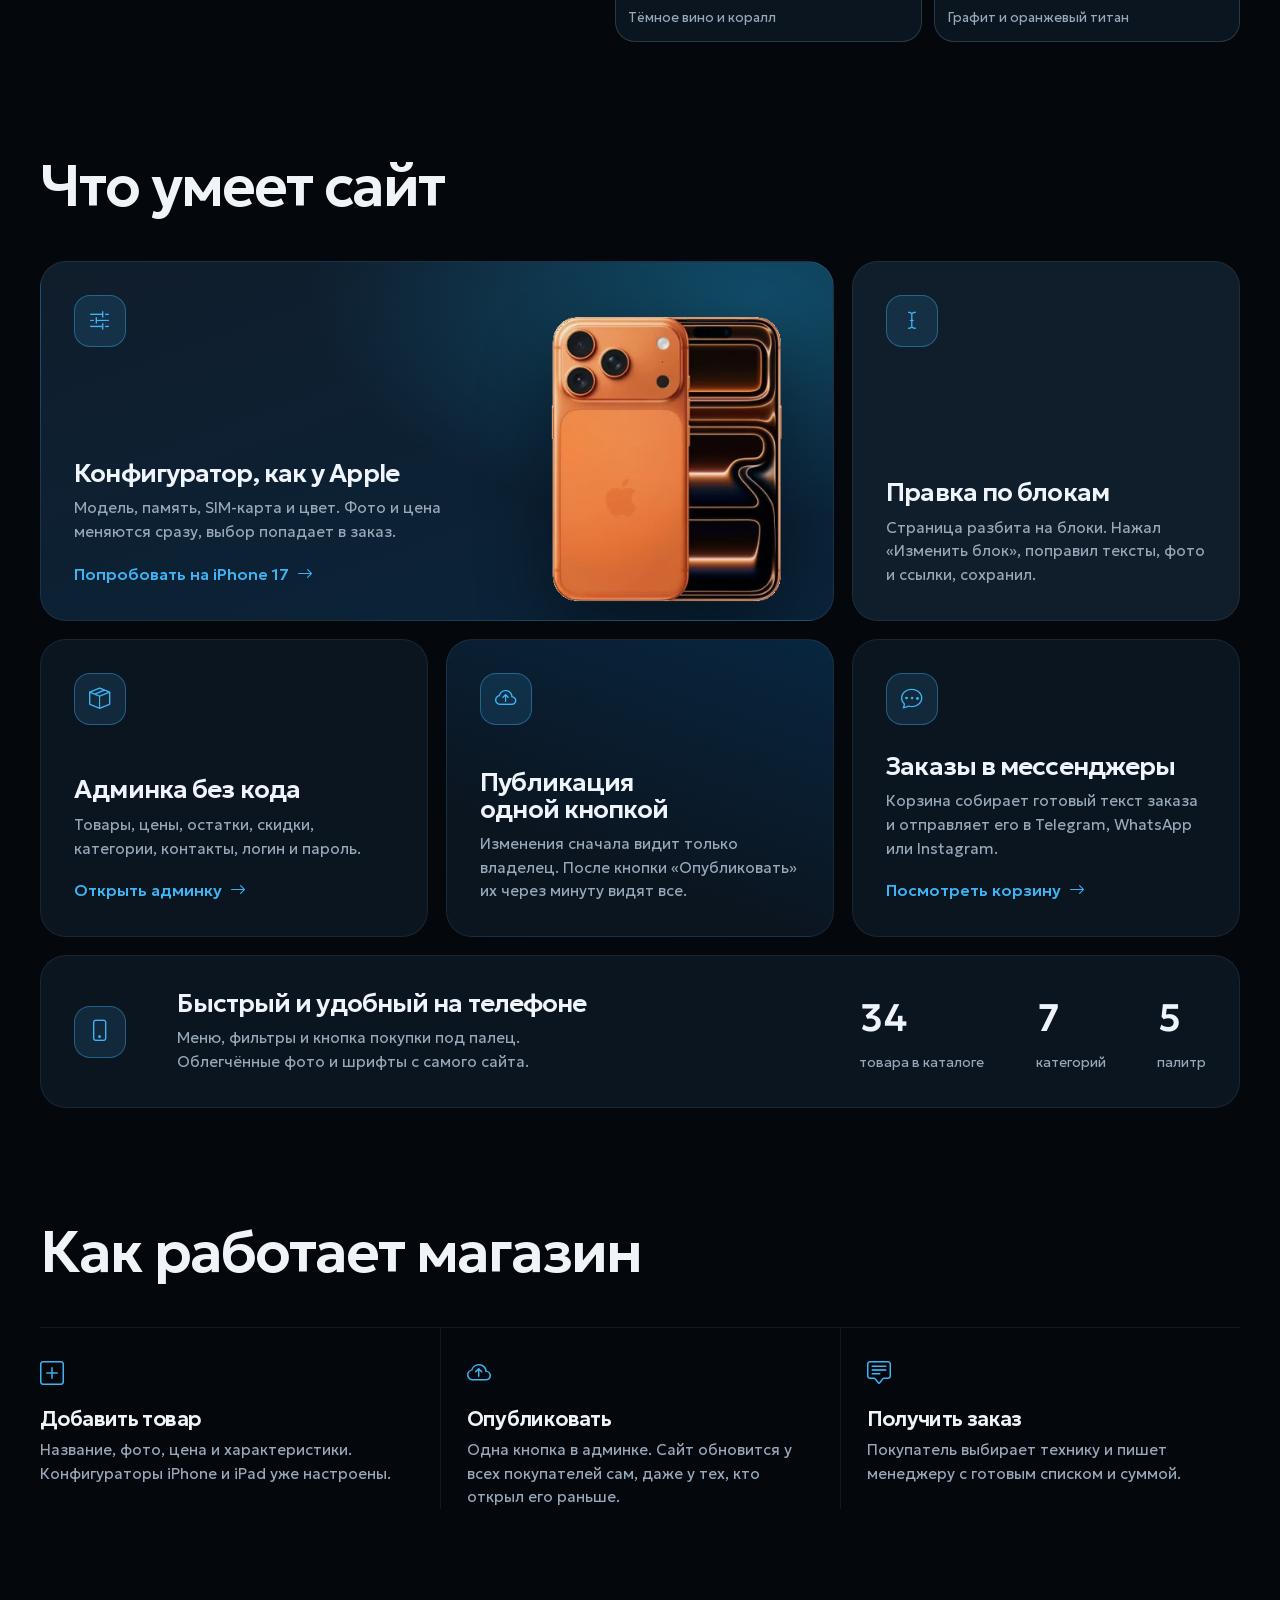
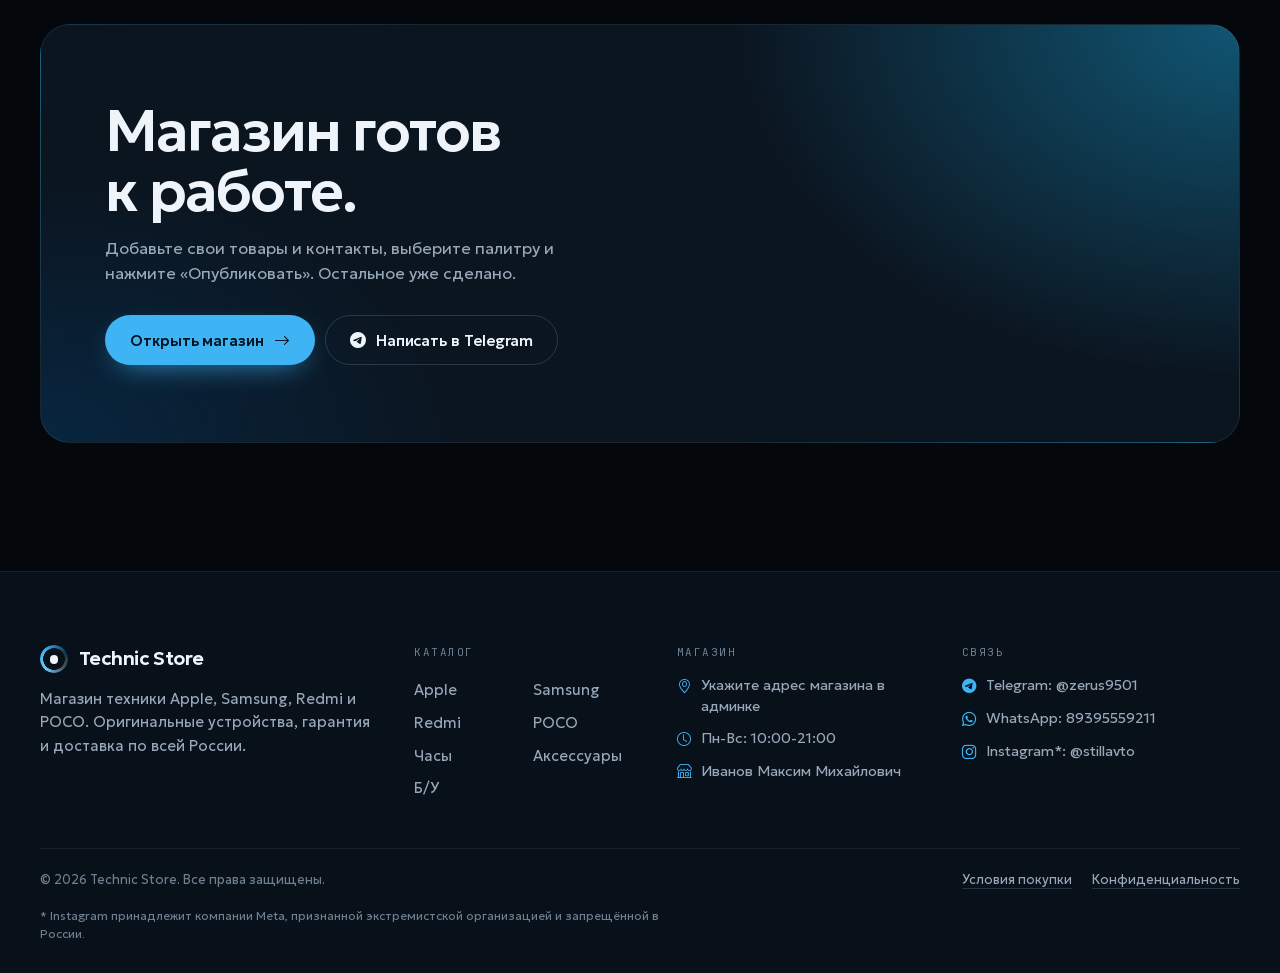
<file: demo.html>
<!DOCTYPE html>
<html lang="ru">
<head>
<meta charset="UTF-8">
<meta name="viewport" content="width=device-width, initial-scale=1, viewport-fit=cover">
<title>Возможности сайта · Technic Store</title>
<meta name="description" content="Готовый интернет-магазин техники: админка без кода, конфигуратор, заказ в мессенджеры, четыре палитры, мобильная версия.">
<meta name="robots" content="noindex">
<meta name="theme-color" content="#04080D">
<link rel="icon" href="data:image/svg+xml,%3Csvg xmlns='http://www.w3.org/2000/svg' viewBox='0 0 32 32'%3E%3Crect width='32' height='32' rx='9' fill='%2304080D'/%3E%3Ccircle cx='16' cy='16' r='9.5' fill='none' stroke='%233EB4F5' stroke-width='3'/%3E%3Ccircle cx='16' cy='16' r='4' fill='%23EEF4F9'/%3E%3C/svg%3E">
<link rel="preload" href="fonts/geologica-cyr.woff2" as="font" type="font/woff2" crossorigin>
<link rel="stylesheet" href="assets/fonts.css?v=2026-10-23.1">
<link rel="stylesheet" href="assets/icons.css?v=2026-10-23.1">
<link rel="stylesheet" href="assets/app.css?v=2026-10-23.1">
<script>
var TECH_BUILD='2026-10-23.1';
(function(d){ d.className+=' js';
  try{ var t=localStorage.getItem('zerus_theme')||localStorage.getItem('zerus_theme_def'); if(t==='light') d.setAttribute('data-theme','light');
    var p=sessionStorage.getItem('zerus_pal_preview')||localStorage.getItem('zerus_palette'); if(p&&p!=='azure') d.setAttribute('data-palette',p); }catch(e){}
})(document.documentElement);
</script>
<style>
.dh{ position:relative; overflow:hidden; isolation:isolate; min-height:min(calc(100svh - var(--nav-h)),820px); display:flex; align-items:center; margin-top:calc(-1 * var(--nav-h)); padding-top:var(--nav-h); }
.silk{ position:absolute; inset:0; width:100%; height:100%; z-index:-2; opacity:0; transition:opacity 1.6s ease; background:var(--bg); }
.silk.on{ opacity:1; }
.silk.nogl{ opacity:1; background:radial-gradient(70% 80% at 78% 30%, var(--s2), transparent 60%), radial-gradient(90% 90% at 60% 80%, var(--s1), transparent 70%), var(--s0); }
.dh .fade{ position:absolute; left:0; right:0; bottom:0; height:30%; background:linear-gradient(transparent, var(--bg)); z-index:-1; }
.dh .wrap{ padding-block:clamp(40px,8vh,96px); }
.dh h1{ font-size:clamp(2.5rem,5.2vw,4.8rem); letter-spacing:-.05em; line-height:1.02; max-width:19ch; margin-top:18px; }
.dh p{ color:var(--mut); font-size:clamp(1.02rem,1.4vw,1.2rem); margin-top:22px; max-width:44ch; line-height:1.6; }
.dh .acts{ display:flex; gap:12px; flex-wrap:wrap; margin-top:34px; }
.js .d-a{ opacity:0; transform:translateY(24px); animation:dIn 1.1s var(--ease) forwards; }
.d-a:nth-child(2){ animation-delay:.08s } .d-a:nth-child(3){ animation-delay:.16s } .d-a:nth-child(4){ animation-delay:.24s }
@keyframes dIn{ to{ opacity:1; transform:none; } }

/* палитры вживую */
.pal-live{ display:grid; grid-template-columns:minmax(0,.9fr) minmax(0,1.1fr); gap:clamp(24px,5vw,72px); align-items:center; }
.pal-live h2{ font-size:clamp(2rem,4.6vw,3.6rem); }
.pal-live p{ color:var(--mut); margin-top:14px; max-width:42ch; }
.pal-btns{ display:grid; grid-template-columns:1fr 1fr; gap:12px; }
.pb:first-child{ grid-column:1/-1; }
.pb{ position:relative; text-align:left; border-radius:var(--r); border:1px solid var(--line2); background:var(--surf); padding:12px; cursor:pointer; transition:transform .4s var(--ease), border-color .3s; }
.pb:hover{ transform:translateY(-3px); }
.pb.on{ border-color:var(--text); box-shadow:inset 0 0 0 1px var(--text); }
.pb .sw{ height:clamp(90px,12vw,140px); border-radius:12px; position:relative; overflow:hidden; }
.pb .sw i{ position:absolute; right:12px; bottom:12px; width:30px; height:30px; border-radius:50%; }
.pb b{ display:block; margin-top:12px; font-weight:500; } .pb span{ font-size:.84rem; color:var(--mut); }
.mode{ display:flex; gap:10px; margin-top:24px; flex-wrap:wrap; }

/* возможности */
.feat{ display:grid; grid-template-columns:repeat(6,minmax(0,1fr)); gap:clamp(10px,1.4vw,18px); }
.fc{ position:relative; overflow:hidden; isolation:isolate; border-radius:calc(var(--r) + 6px); border:1px solid var(--line); background:var(--surf); padding:clamp(22px,2.6vw,34px); display:flex; flex-direction:column; min-height:280px; }
.fc .ic{ width:52px; height:52px; border-radius:16px; display:grid; place-items:center; font-size:1.35rem; background:var(--ac-soft); color:var(--ac); border:1px solid var(--ac-line); margin-bottom:auto; }
.fc h3{ font-size:clamp(1.3rem,2vw,1.7rem); margin-top:28px; letter-spacing:-.035em; }
.fc p{ color:var(--mut); margin-top:10px; font-size:.95rem; line-height:1.55; max-width:40ch; }
.fc .lnk{ margin-top:18px; display:inline-flex; align-items:center; gap:8px; font-weight:500; color:var(--ac); }
.fc .lnk:hover i{ transform:translateX(3px); } .fc .lnk i{ transition:transform .3s var(--ease); }
.f1{ grid-column:span 4; min-height:360px; background:radial-gradient(80% 90% at 90% 10%, color-mix(in srgb, var(--s2) 55%, transparent), transparent 70%), linear-gradient(160deg, var(--surf2), var(--s1) 130%); }
.f1 .shot{ position:absolute; right:-2%; bottom:-6%; width:46%; z-index:-1; opacity:.95; }
.f1 .shot img{ width:100%; filter:drop-shadow(0 30px 40px rgba(0,0,0,.45)); }
.f2{ grid-column:span 2; background:var(--surf2); }
.f3, .f4, .f5{ grid-column:span 2; }
.f4{ background:linear-gradient(200deg, var(--s1), var(--surf) 70%); }
.f6{ grid-column:span 6; flex-direction:row; align-items:center; gap:clamp(20px,4vw,60px); min-height:0; }
.f6 .ic{ margin-bottom:0; flex-shrink:0; }
.f6 h3{ margin-top:0; }
.stats{ display:flex; gap:clamp(20px,4vw,56px); flex-wrap:wrap; margin-left:auto; }
.stats div b{ display:block; font-size:clamp(1.6rem,3vw,2.4rem); font-weight:560; letter-spacing:-.04em; font-variant-numeric:tabular-nums; }
.stats div span{ color:var(--mut); font-size:.86rem; }

/* как это работает */
.flow{ display:grid; grid-template-columns:repeat(3,minmax(0,1fr)); border-top:1px solid var(--line); }
.flow > div{ padding:28px clamp(0px,2vw,28px) 0 0; }
.flow > div + div{ padding-left:clamp(16px,2vw,28px); border-left:1px solid var(--line); }
.flow i{ font-size:1.5rem; color:var(--ac); }
.flow h3{ font-size:1.3rem; margin-top:16px; letter-spacing:-.03em; }
.flow p{ color:var(--mut); margin-top:8px; font-size:.95rem; line-height:1.55; }

.final{ text-align:left; border-radius:calc(var(--r) + 10px); border:1px solid var(--line); padding:clamp(40px,6vw,84px) clamp(24px,5vw,72px);
  background:radial-gradient(60% 120% at 100% 0%, color-mix(in srgb, var(--s2) 70%, transparent), transparent 70%), radial-gradient(50% 90% at 0% 100%, var(--s1), transparent 70%), var(--surf); }
.final h2{ font-size:clamp(2rem,4.6vw,3.6rem); max-width:16ch; }
.final p{ color:var(--mut); margin-top:14px; max-width:46ch; }
.final .acts{ display:flex; gap:10px; flex-wrap:wrap; margin-top:30px; }

@media (max-width:1024px){ .feat{ grid-template-columns:repeat(2,minmax(0,1fr)); } .f1,.f6{ grid-column:1/-1; } .f2,.f3,.f4,.f5{ grid-column:span 1; } }
@media (max-width:860px){ .pal-live{ grid-template-columns:1fr; } .f6{ flex-direction:column; align-items:flex-start; } .stats{ margin-left:0; } .flow{ grid-template-columns:1fr; } .flow > div + div{ padding-left:0; border-left:none; border-top:1px solid var(--line); margin-top:24px; } }
@media (max-width:400px){ .hide-xs{ display:none; } }
@media (max-width:560px){ .feat{ grid-template-columns:1fr; } .f2,.f3,.f4,.f5{ grid-column:1/-1; } .f1 .shot{ width:62%; opacity:.5; } .dh .acts .btn{ flex:1 1 100%; } .fc{ min-height:0; } }
</style>
</head>
<body>
<header class="nav">
  <div class="wrap">
    <a href="index.html" class="logo" aria-label="Открыть магазин"><span class="logo-mark"></span><span data-store-name>Technic Store</span></a>
    <span class="nav-sp"></span>
    <div class="nav-act">
      <button class="ibtn" data-theme-toggle aria-label="Сменить тему"><i class="bi bi-sun"></i></button>
      <a class="btn sm" href="index.html">Открыть<span class="hide-xs"> магазин</span></a>
    </div>
  </div>
</header>

<main>
  <section class="dh">
    <canvas class="silk" id="silk" aria-hidden="true"></canvas><div class="fade"></div>
    <div class="wrap">
      <p class="kicker d-a">Возможности сайта</p>
      <h1 class="d-a">Готовый магазин техники. Без программиста.</h1>
      <p class="d-a">Владелец сам меняет товары, цены, тексты и цвета. Всё ниже работает по-настоящему.</p>
      <div class="acts d-a"><a class="btn" href="index.html">Открыть магазин <i class="bi bi-arrow-right"></i></a><a class="btn glass" href="index.html#admin"><i class="bi bi-shield-lock"></i>Войти в админку</a></div>
    </div>
  </section>

  <div class="wrap">
    <section class="sec">
      <div class="pal-live">
        <div class="rv">
          <h2>Пять палитр. Один клик.</h2>
          <p>Нажмите на цвет: перекрасится вся страница, включая живой фон. В магазине палитру выбирают в админке, и её видят все покупатели.</p>
          <div class="mode"><button class="btn ghost sm" data-theme-toggle><i class="bi bi-sun"></i>День / ночь</button><a class="btn ghost sm" href="index.html">Посмотреть в магазине <i class="bi bi-arrow-right"></i></a></div>
        </div>
        <div class="pal-btns rv" id="palBtns"></div>
      </div>
    </section>

    <section class="sec" aria-labelledby="fH">
      <h2 class="h2 rv" id="fH" style="margin-bottom:clamp(26px,3.4vw,44px)">Что умеет сайт</h2>
      <div class="feat">
        <div class="fc f1 rv">
          <div class="ic"><i class="bi bi-sliders2"></i></div>
          <h3>Конфигуратор, как у Apple</h3>
          <p>Модель, память, SIM-карта и цвет. Фото и цена меняются сразу, выбор попадает в заказ.</p>
          <a class="lnk" href="product.html?id=iphone17">Попробовать на iPhone 17 <i class="bi bi-arrow-right"></i></a>
          <div class="shot"><img src="images/w/ip17pro_cosmic-orange.webp" alt="" loading="lazy"></div>
        </div>
        <div class="fc f2 rv" style="--d:.06s">
          <div class="ic"><i class="bi bi-cursor-text"></i></div>
          <h3>Правка по блокам</h3>
          <p>Страница разбита на блоки. Нажал «Изменить блок», поправил тексты, фото и ссылки, сохранил.</p>
        </div>
        <div class="fc f3 rv">
          <div class="ic"><i class="bi bi-box-seam"></i></div>
          <h3>Админка без кода</h3>
          <p>Товары, цены, остатки, скидки, категории, контакты, логин и пароль.</p>
          <a class="lnk" href="index.html#admin">Открыть админку <i class="bi bi-arrow-right"></i></a>
        </div>
        <div class="fc f4 rv" style="--d:.06s">
          <div class="ic"><i class="bi bi-cloud-arrow-up"></i></div>
          <h3>Публикация одной кнопкой</h3>
          <p>Изменения сначала видит только владелец. После кнопки «Опубликовать» их через минуту видят все.</p>
        </div>
        <div class="fc f5 rv" style="--d:.12s">
          <div class="ic"><i class="bi bi-chat-dots"></i></div>
          <h3>Заказы в мессенджеры</h3>
          <p>Корзина собирает готовый текст заказа и отправляет его в Telegram, WhatsApp или Instagram.</p>
          <a class="lnk" href="order.html">Посмотреть корзину <i class="bi bi-arrow-right"></i></a>
        </div>
        <div class="fc f6 rv">
          <div class="ic"><i class="bi bi-phone"></i></div>
          <div><h3>Быстрый и удобный на телефоне</h3><p>Меню, фильтры и кнопка покупки под палец. Облегчённые фото и шрифты с самого сайта.</p></div>
          <div class="stats" id="stats"></div>
        </div>
      </div>
    </section>

    <section class="sec" aria-labelledby="flowH">
      <h2 class="h2 rv" id="flowH" style="margin-bottom:clamp(26px,3.4vw,44px)">Как работает магазин</h2>
      <div class="flow rv">
        <div><i class="bi bi-plus-square"></i><h3>Добавить товар</h3><p>Название, фото, цена и характеристики. Конфигураторы iPhone и iPad уже настроены.</p></div>
        <div><i class="bi bi-cloud-arrow-up"></i><h3>Опубликовать</h3><p>Одна кнопка в админке. Сайт обновится у всех покупателей сам, даже у тех, кто открыл его раньше.</p></div>
        <div><i class="bi bi-chat-square-text"></i><h3>Получить заказ</h3><p>Покупатель выбирает технику и пишет менеджеру с готовым списком и суммой.</p></div>
      </div>
    </section>

    <section class="sec">
      <div class="final rv">
        <h2>Магазин готов к работе.</h2>
        <p>Добавьте свои товары и контакты, выберите палитру и нажмите «Опубликовать». Остальное уже сделано.</p>
        <div class="acts"><a class="btn" href="index.html">Открыть магазин <i class="bi bi-arrow-right"></i></a><a class="btn ghost" data-tg-link href="#" target="_blank" rel="noopener"><i class="bi bi-telegram"></i>Написать в Telegram</a></div>
      </div>
    </section>
  </div>
</main>

<footer class="foot"><div class="wrap" id="cmsFooter"></div></footer>

<script src="products.js?v=2026-10-23.1"></script>
<script src="cms.js?v=2026-10-23.1"></script>
<script src="assets/silk.js?v=2026-10-23.1"></script>
<script>
(function(){
  "use strict";
  var $=function(s){ return document.querySelector(s); };
  function paintPal(){
    var cur=document.documentElement.getAttribute('data-palette')||'azure';
    $('#palBtns').innerHTML=CMS.palettes.map(function(p){
      return '<button class="pb'+(p.id===cur?' on':'')+'" data-pal="'+p.id+'" aria-pressed="'+(p.id===cur)+'"><div class="sw" style="background:radial-gradient(120% 90% at 85% 15%, '+p.sw[2]+', '+p.sw[1]+' 45%, '+p.sw[0]+' 85%)"><i style="background:'+p.sw[3]+'"></i></div><b>'+p.name+'</b><span>'+p.desc+'</span></button>';
    }).join('');
  }
  document.addEventListener('click',function(e){
    var b=e.target.closest('[data-pal]'); if(!b) return;
    try{ sessionStorage.setItem('zerus_pal_preview',b.dataset.pal); }catch(_){}
    CMS.applyPalette(); paintPal();
  });
  function stats(){
    var n=CMS.getProducts().length, c=CMS.getCategories().length;
    $('#stats').innerHTML='<div><b>'+n+'</b><span>'+CMS.plural(n,'товар','товара','товаров')+' в каталоге</span></div><div><b>'+c+'</b><span>'+CMS.plural(c,'категория','категории','категорий')+'</span></div><div><b>'+CMS.palettes.length+'</b><span>'+CMS.plural(CMS.palettes.length,'палитра','палитры','палитр')+'</span></div>';
  }
  CMS.init({ footerEl:'cmsFooter', onChange:function(){ stats(); } });
  paintPal(); stats();
  if(window.Silk) Silk.mount($('#silk'),{ scale: matchMedia('(max-width:860px)').matches ? .5 : .62, start:40 });
})();
</script>
</body>
</html>
</file>
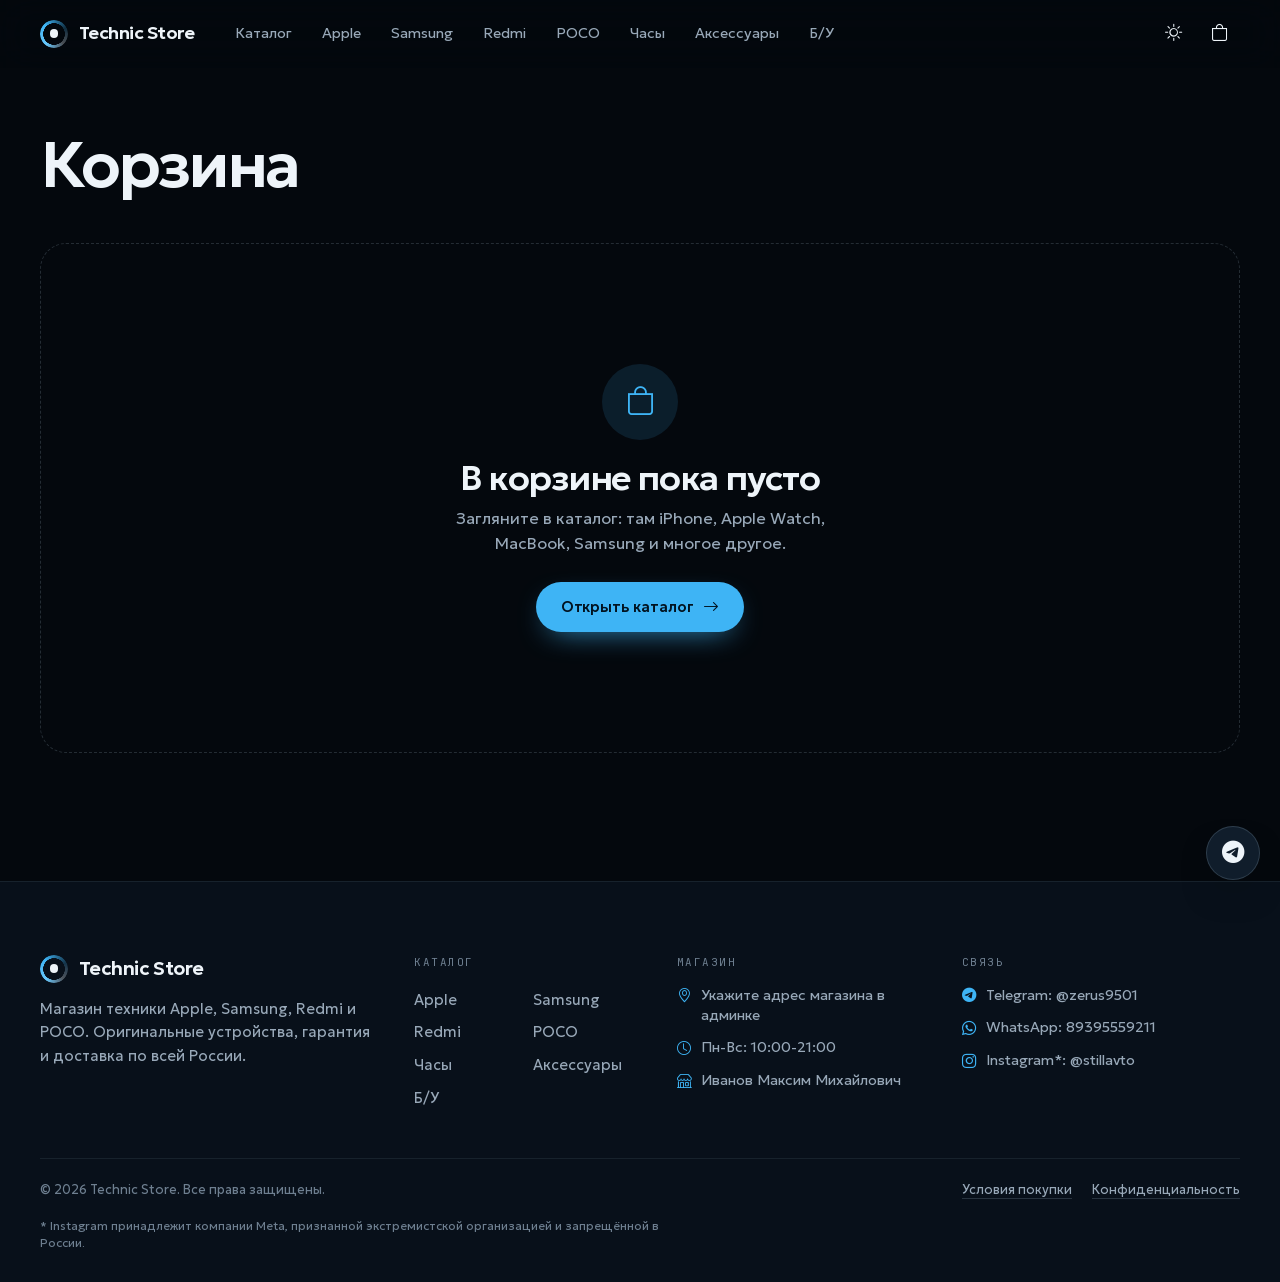
<file: order.html>
<!DOCTYPE html>
<html lang="ru">
<head>
<meta charset="UTF-8">
<meta name="viewport" content="width=device-width, initial-scale=1, viewport-fit=cover">
<title>Корзина · Technic Store</title>
<meta name="robots" content="noindex">
<meta name="theme-color" content="#04080D">
<link rel="icon" href="data:image/svg+xml,%3Csvg xmlns='http://www.w3.org/2000/svg' viewBox='0 0 32 32'%3E%3Crect width='32' height='32' rx='9' fill='%2304080D'/%3E%3Ccircle cx='16' cy='16' r='9.5' fill='none' stroke='%233EB4F5' stroke-width='3'/%3E%3Ccircle cx='16' cy='16' r='4' fill='%23EEF4F9'/%3E%3C/svg%3E">
<link rel="preload" href="fonts/geologica-cyr.woff2" as="font" type="font/woff2" crossorigin>
<link rel="stylesheet" href="assets/fonts.css?v=2026-10-23.1">
<link rel="stylesheet" href="assets/icons.css?v=2026-10-23.1">
<link rel="stylesheet" href="assets/app.css?v=2026-10-23.1">
<script>
var TECH_BUILD='2026-10-23.1';
(function(d){ d.className+=' js';
  try{ var t=localStorage.getItem('zerus_theme')||localStorage.getItem('zerus_theme_def'); if(t==='light') d.setAttribute('data-theme','light');
    var p=sessionStorage.getItem('zerus_pal_preview')||localStorage.getItem('zerus_palette'); if(p&&p!=='azure') d.setAttribute('data-palette',p); }catch(e){}
})(document.documentElement);
(function(){
  if(location.protocol.indexOf('http')!==0 || !window.fetch) return;
  fetch(location.pathname+'?_='+Date.now(),{cache:'no-store'}).then(function(r){ return r.ok?r.text():''; }).then(function(t){
    var m=t.match(/TECH_BUILD='([^']+)'/); if(!m || m[1]===TECH_BUILD) return;
    try{ if(sessionStorage.getItem('tech_upd')===m[1]) return; sessionStorage.setItem('tech_upd',m[1]); }catch(e){ return; }
    location.replace(location.pathname+'?v='+encodeURIComponent(m[1])+location.hash);
  }).catch(function(){});
})();
</script>
<style>
.op{ padding-top:clamp(28px,5vw,64px); }
.op-head{ display:flex; align-items:baseline; gap:16px; flex-wrap:wrap; margin-bottom:clamp(24px,4vw,44px); }
.op-head h1{ font-size:clamp(2.4rem,5vw,4rem); letter-spacing:-.05em; }
.op-head span{ color:var(--mut); font-family:var(--mono); font-size:.86rem; }
.op-grid{ display:grid; grid-template-columns:minmax(0,1.35fr) minmax(320px,.9fr); gap:clamp(20px,4vw,56px); align-items:start; }
.line{ display:grid; grid-template-columns:96px minmax(0,1fr) auto; gap:18px; align-items:center; padding:18px 0; border-bottom:1px solid var(--line); }
.line:first-child{ border-top:1px solid var(--line); }
.line .ph{ width:96px; height:96px; border-radius:var(--r-s); background:var(--surf); border:1px solid var(--line); display:grid; place-items:center; padding:10px; }
.line .ph img{ max-width:100%; max-height:100%; object-fit:contain; }
.line .nm{ font-weight:500; letter-spacing:-.015em; line-height:1.35; }
.line .nm a:hover{ color:var(--ac); }
.line .each{ color:var(--mut); font-size:.84rem; margin-top:4px; font-variant-numeric:tabular-nums; }
.line .rt{ display:flex; flex-direction:column; align-items:flex-end; gap:10px; }
.line .sum{ font-weight:560; letter-spacing:-.02em; font-variant-numeric:tabular-nums; white-space:nowrap; }
.qty{ display:inline-flex; align-items:center; border:1px solid var(--line2); border-radius:var(--pill); height:40px; }
.qty button{ width:38px; height:38px; border:none; background:transparent; color:var(--text); cursor:pointer; border-radius:50%; display:grid; place-items:center; }
.qty button:hover{ background:color-mix(in srgb, var(--text) 7%, transparent); }
.qty button[disabled]{ opacity:.3; cursor:default; }
.qty span{ min-width:26px; text-align:center; font-family:var(--mono); font-size:.9rem; }
.rm{ background:none; border:none; color:var(--mut); font-size:.82rem; cursor:pointer; display:inline-flex; align-items:center; gap:6px; padding:4px 0; }
.rm:hover{ color:var(--bad); }
.line.out{ opacity:0; transform:translateX(-12px); transition:opacity .3s, transform .3s; }
.sum-box{ position:sticky; top:calc(var(--nav-h) + 20px); border-radius:calc(var(--r) + 6px); background:var(--surf); border:1px solid var(--line); padding:clamp(20px,2.4vw,30px); }
body.cms-admin-on .sum-box{ top:calc(var(--nav-h) + 66px); }
.sum-box h2{ font-size:1.4rem; letter-spacing:-.03em; margin-bottom:18px; }
.srow{ display:flex; justify-content:space-between; gap:12px; padding:7px 0; color:var(--mut); font-size:.94rem; font-variant-numeric:tabular-nums; }
.srow b{ color:var(--text); font-weight:450; }
.stot{ display:flex; justify-content:space-between; align-items:baseline; gap:12px; border-top:1px solid var(--line); margin-top:10px; padding-top:16px; }
.stot span{ font-weight:500; } .stot b{ font-size:1.8rem; font-weight:560; letter-spacing:-.04em; font-variant-numeric:tabular-nums; }
.form{ margin-top:24px; padding-top:22px; border-top:1px solid var(--line); }
.form h3{ font-size:1.05rem; letter-spacing:-.02em; margin-bottom:14px; }
.form .fld{ margin-bottom:14px; }
.req{ color:var(--ac); }
.note{ display:flex; gap:10px; color:var(--mut); font-size:.84rem; margin-top:14px; line-height:1.5; }
.note i{ color:var(--ac); }
.note a{ color:var(--text); text-decoration:underline; text-decoration-color:var(--line2); text-underline-offset:3px; }
.emp{ grid-column:1/-1; text-align:center; padding:clamp(56px,10vw,120px) 20px; border:1px dashed var(--line2); border-radius:calc(var(--r) + 6px); }
.emp .ic{ width:76px; height:76px; border-radius:50%; margin:0 auto; display:grid; place-items:center; background:var(--ac-soft); color:var(--ac); font-size:1.8rem; }
.emp h2{ font-size:clamp(1.6rem,3vw,2.2rem); margin-top:20px; } .emp p{ color:var(--mut); margin:10px auto 26px; max-width:38ch; }
@media (max-width:960px){ .op-grid{ grid-template-columns:1fr; } .sum-box{ position:static; } }
@media (max-width:560px){
  .line{ grid-template-columns:72px minmax(0,1fr); gap:14px; }
  .line .ph{ width:72px; height:72px; }
  .line .rt{ grid-column:2; flex-direction:row; align-items:center; justify-content:space-between; }
}
</style>
</head>
<body>
<a class="skip" href="#main">Перейти к корзине</a>
<header class="nav">
  <div class="wrap">
    <a href="index.html" class="logo" aria-label="На главную"><span class="logo-mark"></span><span data-store-name>Technic Store</span></a>
    <nav class="nav-links" aria-label="Разделы">
      <a href="index.html#catalog" data-cat="">Каталог</a>
      <a href="index.html#catalog" data-cat="Apple">Apple</a>
      <a href="index.html#catalog" data-cat="Samsung">Samsung</a>
      <a href="index.html#catalog" data-cat="Redmi">Redmi</a>
      <a href="index.html#catalog" data-cat="POCO">POCO</a>
      <a href="index.html#catalog" data-cat="Часы">Часы</a>
      <a href="index.html#catalog" data-cat="Аксессуары">Аксессуары</a>
      <a href="index.html#catalog" data-cat="Б/У">Б/У</a>
    </nav>
    <span class="nav-sp"></span>
    <div class="nav-act">
      <button class="ibtn" data-theme-toggle aria-label="Сменить тему"><i class="bi bi-sun"></i></button>
      <a class="ibtn" href="order.html" aria-label="Корзина" aria-current="page"><i class="bi bi-bag"></i><span class="badge-n" data-cart-count></span></a>
      <button class="ibtn burger" data-menu-open aria-label="Меню"><i class="bi bi-list"></i></button>
    </div>
  </div>
</header>
<div class="mnav" id="mnav" role="dialog" aria-modal="true" aria-label="Меню">
  <div class="mnav-top"><a href="index.html" class="logo"><span class="logo-mark"></span><span data-store-name>Technic Store</span></a><button class="ibtn" data-menu-close aria-label="Закрыть меню"><i class="bi bi-x-lg"></i></button></div>
  <nav class="mnav-list">
    <a href="index.html#catalog" data-cat="">Каталог <i class="bi bi-arrow-right"></i></a>
    <a href="index.html#catalog" data-cat="Apple">Apple <i class="bi bi-arrow-right"></i></a>
    <a href="index.html#catalog" data-cat="Samsung">Samsung <i class="bi bi-arrow-right"></i></a>
    <a href="index.html#catalog" data-cat="Redmi">Redmi <i class="bi bi-arrow-right"></i></a>
    <a href="index.html#catalog" data-cat="POCO">POCO <i class="bi bi-arrow-right"></i></a>
    <a href="index.html#catalog" data-cat="Часы">Часы <i class="bi bi-arrow-right"></i></a>
    <a href="index.html#catalog" data-cat="Аксессуары">Аксессуары <i class="bi bi-arrow-right"></i></a>
    <a href="index.html#catalog" data-cat="Б/У">Б/У <i class="bi bi-arrow-right"></i></a>
    <a href="order.html">Корзина <i class="bi bi-bag"></i></a>
  </nav>
  <div class="mnav-foot"><a class="btn block" data-tg-link href="#" target="_blank" rel="noopener"><i class="bi bi-telegram"></i>Написать в Telegram</a></div>
</div>

<main class="wrap op" id="main">
  <div class="op-head"><h1>Корзина</h1><span id="cnt"></span></div>
  <div class="op-grid" id="grid">
    <div class="emp" id="emp" hidden><div class="ic"><i class="bi bi-bag"></i></div><h2>В корзине пока пусто</h2><p>Загляните в каталог: там iPhone, Apple Watch, MacBook, Samsung и многое другое.</p><a class="btn" href="index.html#catalog" data-cat="">Открыть каталог <i class="bi bi-arrow-right"></i></a></div>
    <div id="left"><div id="lines"></div>
    <a class="btn ghost sm" id="goOn" href="index.html#catalog" data-cat="" style="margin-top:22px"><i class="bi bi-arrow-left"></i>Продолжить покупки</a></div>
    <aside class="sum-box" id="aside" aria-labelledby="sumH">
      <h2 id="sumH">Ваш заказ</h2>
      <div class="srow"><span id="itemsLbl">Товары</span><b id="sub"></b></div>
      <div class="srow"><span>Доставка</span><b>Бесплатно</b></div>
      <div class="stot"><span>Итого</span><b id="tot"></b></div>
      <form class="form" id="form" novalidate>
        <h3>Куда и кому</h3>
        <div class="fld"><label for="fName">Имя <span class="req" aria-hidden="true">*</span></label><input class="inp" id="fName" name="name" autocomplete="name" required><div class="err">Как к вам обращаться?</div></div>
        <div class="fld"><label for="fPhone">Телефон</label><input class="inp" id="fPhone" name="phone" type="tel" inputmode="tel" autocomplete="tel" placeholder="+7 900 000-00-00"><div class="help">Необязательно: менеджер ответит в мессенджере.</div><div class="err">Проверьте номер: нужно не меньше 10 цифр.</div></div>
        <div class="fld"><label for="fCity">Город доставки <span class="req" aria-hidden="true">*</span></label><input class="inp" id="fCity" name="city" autocomplete="address-level2" required><div class="err">Укажите город, чтобы рассчитать сроки.</div></div>
        <div class="fld"><label for="fNote">Комментарий</label><textarea class="inp" id="fNote" name="comment" rows="2" style="min-height:72px"></textarea></div>
        <button class="btn block" type="submit"><i class="bi bi-send"></i>Оформить заказ</button>
        <p class="note"><i class="bi bi-info-circle"></i><span>Выберите Telegram, WhatsApp или Instagram*: сообщение с заказом составится само. Нажимая кнопку, вы соглашаетесь с <a href="#" data-info="terms">условиями покупки</a>. <a href="#" data-info="privacy">Конфиденциальность</a>.</span></p>
      </form>
    </aside>
  </div>
</main>

<footer class="foot"><div class="wrap" id="cmsFooter"></div></footer>

<script src="products.js?v=2026-10-23.1"></script>
<script src="cms.js?v=2026-10-23.1"></script>
<script>
(function(){
  "use strict";
  var $=function(s){ return document.querySelector(s); }, esc=CMS.esc;
  var KEY='zerus_buyer';

  function render(){
    var list=CMS.cart.get(), n=CMS.cart.count();
    $('#cnt').textContent = n ? n+' '+CMS.plural(n,'товар','товара','товаров') : '';
    $('#emp').hidden=!!list.length; $('#left').hidden=!list.length; $('#aside').hidden=!list.length;
    if(!list.length) return;
    $('#lines').innerHTML=list.map(function(it,i){
      var link=it.id?'product.html?id='+encodeURIComponent(it.id):'';
      var name=link?'<a href="'+link+'">'+esc(it.name)+'</a>':esc(it.name);
      return '<div class="line" data-i="'+i+'"><div class="ph">'+(it.img?'<img src="'+esc(CMS.thumb(it.img))+'" alt="" loading="lazy">':'<i class="bi bi-box-seam" style="font-size:1.6rem;color:var(--mut)"></i>')+'</div>'+
        '<div><div class="nm">'+name+'</div><div class="each">'+CMS.money(it.price)+(it.qty>1?' за штуку':'')+'</div>'+
        '<button class="rm" data-rm="'+i+'"><i class="bi bi-x-lg"></i>Удалить</button></div>'+
        '<div class="rt"><div class="sum">'+CMS.money(it.price*it.qty)+'</div><div class="qty" role="group" aria-label="Количество"><button data-dec="'+i+'" aria-label="Меньше" '+(it.qty<=1?'disabled':'')+'><i class="bi bi-dash"></i></button><span aria-live="polite">'+it.qty+'</span><button data-inc="'+i+'" aria-label="Больше" '+(it.qty>=99?'disabled':'')+'><i class="bi bi-plus"></i></button></div></div></div>';
    }).join('');
    $('#itemsLbl').textContent='Товары, '+n+' шт.';
    $('#sub').textContent=CMS.money(CMS.cart.total());
    $('#tot').textContent=CMS.money(CMS.cart.total());
  }

  document.addEventListener('click',function(e){
    var b;
    if((b=e.target.closest('[data-inc]'))){ var l=CMS.cart.get()[+b.dataset.inc]; CMS.cart.qty(+b.dataset.inc,l.qty+1); render(); }
    else if((b=e.target.closest('[data-dec]'))){ var l2=CMS.cart.get()[+b.dataset.dec]; CMS.cart.qty(+b.dataset.dec,l2.qty-1); render(); }
    else if((b=e.target.closest('[data-rm]'))){ var i=+b.dataset.rm, row=b.closest('.line'), it=CMS.cart.get()[i];
      row.classList.add('out'); setTimeout(function(){ CMS.cart.remove(i); render(); CMS.toast('Удалено: '+it.name); },220); }
  });

  /* форма: запоминаем введённое, проверяем, отправляем менеджеру */
  var f=$('#form');
  if(f){
    try{ var saved=JSON.parse(localStorage.getItem(KEY)||'{}'); ['name','phone','city'].forEach(function(k){ if(saved[k]) f.elements[k].value=saved[k]; }); }catch(e){}
    f.addEventListener('input',function(e){ var fl=e.target.closest('.fld'); if(fl) fl.classList.remove('bad');
      try{ localStorage.setItem(KEY,JSON.stringify({ name:f.elements.name.value.trim(), phone:f.elements.phone.value.trim(), city:f.elements.city.value.trim() })); }catch(_){} });
    f.addEventListener('submit',function(e){
      e.preventDefault();
      var v={ name:f.elements.name.value.trim(), phone:f.elements.phone.value.trim(), city:f.elements.city.value.trim(), comment:f.elements.comment.value.trim() };
      var bad=[];
      if(!v.name) bad.push('name');
      if(v.phone && v.phone.replace(/\D/g,'').length<10) bad.push('phone');
      if(!v.city) bad.push('city');
      bad.forEach(function(k){ f.elements[k].closest('.fld').classList.add('bad'); });
      if(bad.length){ f.elements[bad[0]].focus(); return; }
      CMS.openOrder(CMS.cart.get(), v);
    });
  }

  CMS.init({ footerEl:'cmsFooter' });
  render();
  window.addEventListener('storage',function(e){ if(e.key==='cart') render(); });
})();
</script>
</body>
</html>
</file>
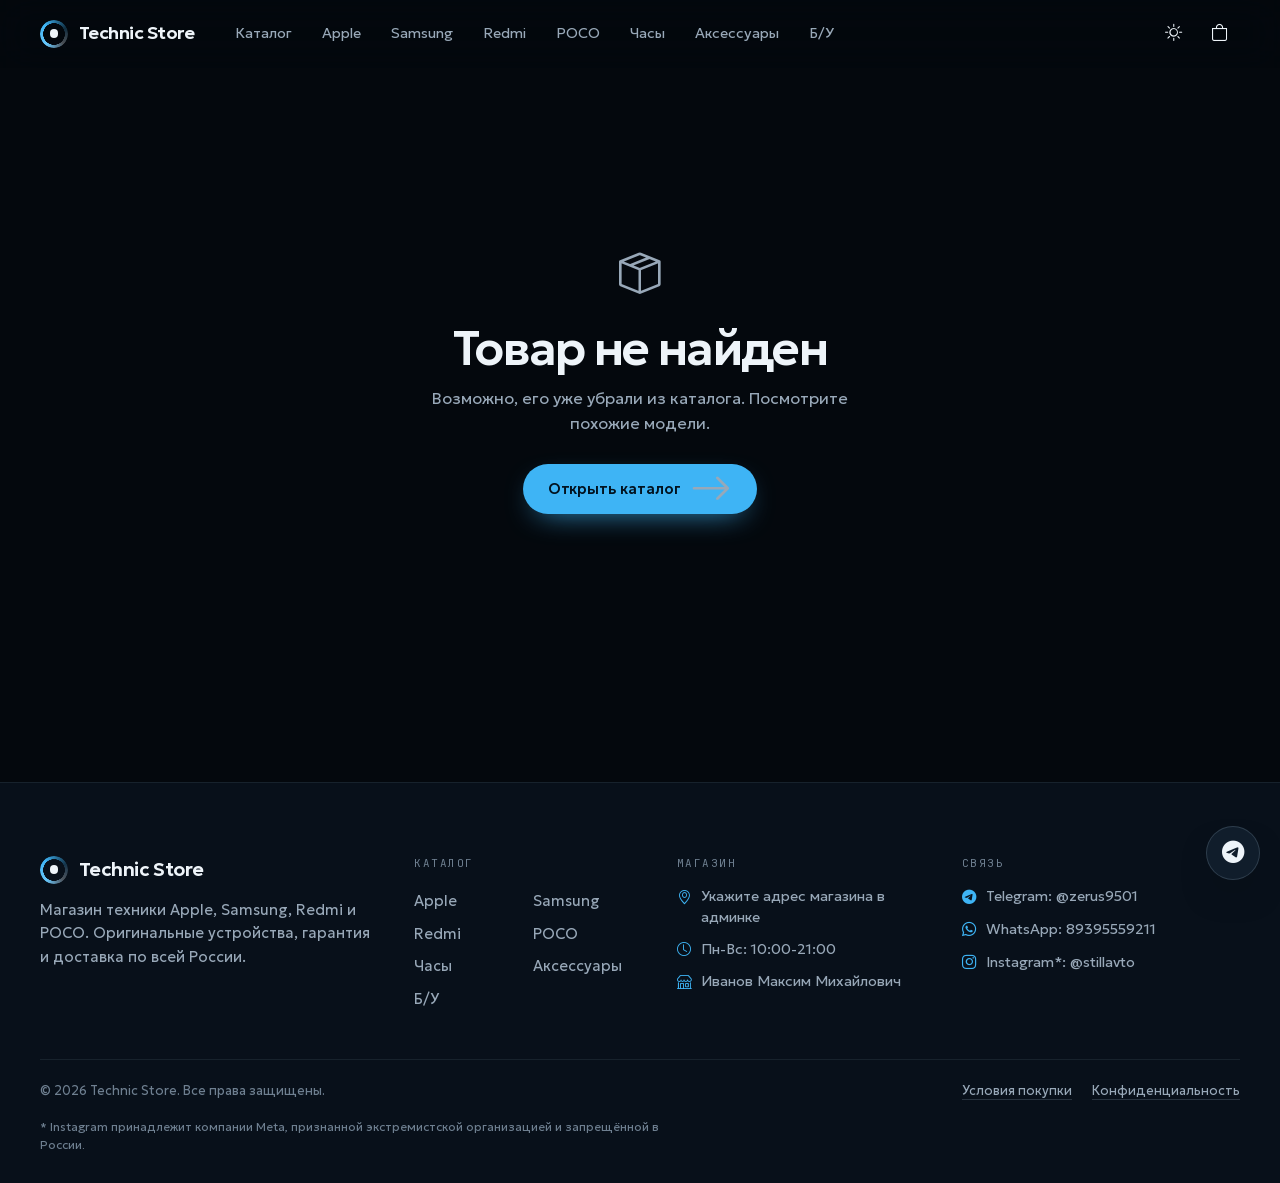
<file: product.html>
<!DOCTYPE html>
<html lang="ru">
<head>
<meta charset="UTF-8">
<meta name="viewport" content="width=device-width, initial-scale=1, viewport-fit=cover">
<title>Товар · Technic Store</title>
<meta name="description" content="Оригинальная техника с гарантией и бесплатной доставкой по России.">
<meta name="theme-color" content="#04080D">
<link rel="icon" href="data:image/svg+xml,%3Csvg xmlns='http://www.w3.org/2000/svg' viewBox='0 0 32 32'%3E%3Crect width='32' height='32' rx='9' fill='%2304080D'/%3E%3Ccircle cx='16' cy='16' r='9.5' fill='none' stroke='%233EB4F5' stroke-width='3'/%3E%3Ccircle cx='16' cy='16' r='4' fill='%23EEF4F9'/%3E%3C/svg%3E">
<link rel="preload" href="fonts/geologica-cyr.woff2" as="font" type="font/woff2" crossorigin>
<link rel="stylesheet" href="assets/fonts.css?v=2026-10-23.1">
<link rel="stylesheet" href="assets/icons.css?v=2026-10-23.1">
<link rel="stylesheet" href="assets/app.css?v=2026-10-23.1">
<script>
var TECH_BUILD='2026-10-23.1';
(function(d){ d.className+=' js';
  try{ var t=localStorage.getItem('zerus_theme')||localStorage.getItem('zerus_theme_def'); if(t==='light') d.setAttribute('data-theme','light');
    var p=sessionStorage.getItem('zerus_pal_preview')||localStorage.getItem('zerus_palette'); if(p&&p!=='azure') d.setAttribute('data-palette',p); }catch(e){}
})(document.documentElement);
(function(){
  if(location.protocol.indexOf('http')!==0 || !window.fetch) return;
  fetch(location.pathname+'?_='+Date.now(),{cache:'no-store'}).then(function(r){ return r.ok?r.text():''; }).then(function(t){
    var m=t.match(/TECH_BUILD='([^']+)'/); if(!m || m[1]===TECH_BUILD) return;
    try{ if(sessionStorage.getItem('tech_upd')===m[1]) return; sessionStorage.setItem('tech_upd',m[1]); }catch(e){ return; }
    var q=new URLSearchParams(location.search); q.set('v',m[1]); location.replace(location.pathname+'?'+q.toString()+location.hash);
  }).catch(function(){});
})();
</script>
<style>
.pp{ padding-top:clamp(18px,3vw,34px); }
.crumbs{ display:flex; align-items:center; gap:10px; flex-wrap:wrap; font-size:.86rem; color:var(--mut); margin-bottom:clamp(18px,3vw,32px); }
@media (max-width:760px){ .crumbs a{ padding:10px 0; } .crumbs{ gap:6px 10px; } }
.crumbs a:hover{ color:var(--text); } .crumbs i{ font-size:.7rem; color:var(--mut2); } .crumbs span{ color:var(--text); }
.pp-grid{ display:grid; grid-template-columns:minmax(0,1.12fr) minmax(0,.88fr); gap:clamp(24px,4.5vw,72px); align-items:start; }
.pp-media{ position:sticky; top:calc(var(--nav-h) + 20px); }
body.cms-admin-on .pp-media{ top:calc(var(--nav-h) + 66px); }
.pp-stage{ position:relative; overflow:hidden; isolation:isolate; aspect-ratio:1/1; border-radius:calc(var(--r) + 10px); border:1px solid var(--line); display:grid; place-items:center; perspective:1100px;
  background:radial-gradient(70% 60% at 50% 42%, color-mix(in srgb, var(--s2) 42%, transparent), transparent 72%), linear-gradient(170deg, var(--surf2), var(--surf) 60%, color-mix(in srgb, var(--s1) 70%, var(--surf))); }
.pp-turn{ width:74%; height:74%; transform:rotateY(var(--ry,0deg)) rotateX(var(--rx,0deg)); transition:transform .9s var(--ease); }
.pp-turn img{ width:100%; height:100%; object-fit:contain; filter:drop-shadow(0 40px 44px rgba(0,0,0,.42)); transition:opacity .35s ease, transform .6s var(--ease); }
:root[data-theme="light"] .pp-turn img{ filter:drop-shadow(0 34px 36px rgba(20,40,30,.2)); }
.pp-turn img.swap{ opacity:0; transform:scale(.97); }
.pp-floor{ position:absolute; bottom:9%; left:26%; right:26%; height:26px; border-radius:50%; background:radial-gradient(closest-side, rgba(0,0,0,.4), transparent); filter:blur(8px); z-index:-1; }
.pp-thumbs{ display:flex; gap:10px; margin-top:14px; overflow-x:auto; scrollbar-width:none; padding:2px; }
.pp-thumbs::-webkit-scrollbar{ display:none; }
.pp-thumbs button{ flex:0 0 74px; height:74px; border-radius:var(--r-s); border:1px solid var(--line); background:var(--surf); padding:8px; cursor:pointer; transition:border-color .25s, transform .3s var(--ease); }
.pp-thumbs button:hover{ transform:translateY(-2px); }
.pp-thumbs button.on{ border-color:var(--text); box-shadow:inset 0 0 0 1px var(--text); }
.pp-thumbs img{ width:100%; height:100%; object-fit:contain; }
.pp-info .pc-cat{ margin-bottom:12px; }
.pp-info h1{ font-size:clamp(2rem,4vw,3.3rem); letter-spacing:-.045em; }
.pp-desc{ color:var(--mut); margin-top:14px; line-height:1.6; max-width:52ch; }
.pp-pr{ display:flex; align-items:baseline; gap:14px; flex-wrap:wrap; margin-top:24px; }
.pp-price{ font-size:clamp(1.8rem,3vw,2.3rem); font-weight:560; letter-spacing:-.04em; font-variant-numeric:tabular-nums; }
.pp-price.tick{ animation:tick .5s var(--ease); }
@keyframes tick{ 0%{ opacity:.35; transform:translateY(6px); } }
.pp-old{ color:var(--mut2); text-decoration:line-through; }
/* Б/У: состояние */
.used{ margin-top:18px; border:1px solid var(--line2); border-radius:18px; padding:6px 18px; background:color-mix(in srgb, var(--surf) 70%, transparent); }
.used-r{ display:grid; grid-template-columns:28px 1fr auto; align-items:center; gap:10px; padding:12px 0; }
.used-r + .used-r{ border-top:1px solid var(--line); }
.used-r > i{ color:var(--ac); font-size:1.05rem; }
.used-r .k{ font-size:.86rem; color:var(--mut); }
.used-r .v{ font-weight:600; font-size:.92rem; text-align:right; }
.used-r.list{ align-items:start; } .used-r.list .v{ grid-column:2 / -1; text-align:left; font-weight:400; }
.used-r ul{ margin:6px 0 0; padding-left:18px; } .used-r li{ margin:3px 0; font-size:.9rem; }
.grade{ display:inline-flex; align-items:center; gap:7px; }
.grade .dots{ display:inline-flex; gap:3px; } .grade .dots b{ width:7px; height:7px; border-radius:2px; background:var(--line2); }
.grade .dots b.on{ background:var(--ac); }
.batt{ display:inline-flex; align-items:center; gap:8px; }
.batt .cell{ position:relative; width:30px; height:14px; border:1.5px solid currentColor; border-radius:4px; padding:1.5px; opacity:.85; }
.batt .cell::after{ content:""; position:absolute; right:-4.5px; top:3.5px; width:2.5px; height:5px; border-radius:0 2px 2px 0; background:currentColor; }
.batt .cell i{ display:block; height:100%; border-radius:2px; background:var(--ok); }
.batt.low .cell i{ background:var(--bad); }
.pp-stock{ display:inline-flex; align-items:center; gap:7px; font-size:.88rem; color:var(--ok); margin-top:8px; }
.pp-stock.out{ color:var(--bad); } .pp-stock.soon{ color:var(--ac); }
.og{ margin-top:28px; }
.og-h{ display:flex; justify-content:space-between; gap:10px; font-size:.92rem; margin-bottom:12px; }
.og-h b{ font-weight:500; } .og-h span{ color:var(--mut); text-align:right; }
.seg{ display:grid; grid-template-columns:repeat(auto-fit,minmax(150px,1fr)); gap:8px; }
.seg.tight{ grid-template-columns:repeat(auto-fit,minmax(96px,1fr)); }
.opt{ text-align:left; padding:13px 15px; border-radius:var(--r-s); border:1px solid var(--line2); background:var(--surf); cursor:pointer; transition:border-color .25s, background-color .25s, transform .3s var(--ease); min-height:52px; }
.opt:hover{ border-color:var(--mut); }
.opt:active{ transform:scale(.98); }
.opt b{ display:block; font-weight:500; font-size:.95rem; letter-spacing:-.01em; }
.opt small{ display:block; color:var(--mut); font-size:.8rem; margin-top:2px; font-variant-numeric:tabular-nums; }
.opt.on{ border-color:var(--ac); background:var(--ac-soft); box-shadow:inset 0 0 0 1px var(--ac); }
.opt.on small{ color:var(--ac); }
.sw{ display:flex; flex-wrap:wrap; gap:12px; }
.swb{ width:42px; height:42px; border-radius:50%; border:1px solid var(--line2); padding:3px; background:transparent; cursor:pointer; transition:transform .3s var(--ease), border-color .25s; }
.swb i{ display:block; width:100%; height:100%; border-radius:50%; background:var(--c); box-shadow:inset 0 0 0 1px rgba(128,128,128,.35), inset 0 -6px 10px rgba(0,0,0,.18); }
.swb:hover{ transform:scale(1.06); }
.swb.on{ border-color:var(--text); box-shadow:0 0 0 1px var(--text); }
.pp-buy{ display:grid; grid-template-columns:1fr 1fr; gap:10px; margin-top:30px; }
.perks{ margin-top:26px; border-top:1px solid var(--line); }
.perk{ display:flex; gap:14px; align-items:flex-start; padding:16px 0; border-bottom:1px solid var(--line); }
.perk i{ color:var(--ac); font-size:1.15rem; margin-top:1px; } .perk b{ font-weight:500; display:block; font-size:.95rem; } .perk span{ color:var(--mut); font-size:.86rem; }
.specs{ margin-top:clamp(60px,8vw,100px); }
.spec-grid{ display:grid; grid-template-columns:repeat(3,minmax(0,1fr)); gap:clamp(10px,1.4vw,16px); }
.spec{ border-radius:var(--r); background:var(--surf); border:1px solid var(--line); padding:20px; }
.spec .k{ font-family:var(--mono); font-size:.7rem; letter-spacing:.1em; text-transform:uppercase; color:var(--mut2); }
.spec .v{ margin-top:8px; font-size:1.05rem; font-weight:450; letter-spacing:-.015em; line-height:1.35; }
.rel{ margin-top:clamp(60px,8vw,110px); }
.rel-rail{ display:grid; grid-auto-flow:column; grid-auto-columns:clamp(220px,24vw,290px); gap:clamp(10px,1.4vw,18px); overflow-x:auto; scroll-snap-type:x mandatory; scrollbar-width:none;
  margin:0 calc(-1 * clamp(16px,4vw,40px)); padding:4px clamp(16px,4vw,40px) 6px; scroll-padding-inline:clamp(16px,4vw,40px); }
.rel-rail::-webkit-scrollbar{ display:none; } .rel-rail .pc{ scroll-snap-align:start; }
.nf{ text-align:center; padding:clamp(60px,12vw,140px) 0; } .nf i{ font-size:2.6rem; color:var(--mut); } .nf h1{ font-size:clamp(2rem,4vw,3rem); margin-top:18px; } .nf p{ color:var(--mut); margin:12px auto 28px; max-width:40ch; }
/* скелет до загрузки данных */
.sk-line{ height:14px; border-radius:7px; background:linear-gradient(100deg, var(--surf2) 30%, var(--surf3) 50%, var(--surf2) 70%); background-size:300% 100%; animation:skel 1.4s linear infinite; margin:10px 0; }
/* нижняя панель покупки (телефон) */
.buybar{ position:fixed; left:0; right:0; bottom:0; z-index:340; display:none; align-items:center; gap:12px; padding:12px clamp(16px,4vw,24px) calc(env(safe-area-inset-bottom,0px) + 12px);
  background:var(--glass); -webkit-backdrop-filter:blur(18px) saturate(150%); backdrop-filter:blur(18px) saturate(150%); border-top:1px solid var(--line);
  transform:translateY(110%); transition:transform .5s var(--ease); }
.buybar.show{ transform:none; }
.buybar .bb-t{ flex:1; min-width:0; } .buybar .bb-t span{ display:block; font-size:.78rem; color:var(--mut); white-space:nowrap; overflow:hidden; text-overflow:ellipsis; }
.buybar .bb-t b{ font-weight:560; font-size:1.1rem; letter-spacing:-.02em; font-variant-numeric:tabular-nums; }
.buybar .btn{ height:48px; }
@media (max-width:1024px){ .spec-grid{ grid-template-columns:repeat(2,minmax(0,1fr)); } }
@media (max-width:860px){
  .pp-grid{ grid-template-columns:1fr; }
  .pp-media{ position:static; }
  .pp-stage{ aspect-ratio:1/0.9; }
  .buybar{ display:flex; }
  body.has-bar .foot{ padding-bottom:84px; }
}
@media (max-width:560px){
  .pp-buy{ grid-template-columns:1fr; }
  .seg{ grid-template-columns:1fr 1fr; } .seg.tight{ grid-template-columns:repeat(3,1fr); }
  .opt{ padding:11px 12px; } .opt b{ font-size:.9rem; }
  .spec-grid{ grid-template-columns:1fr 1fr; } .spec{ padding:16px; } .spec .v{ font-size:.95rem; }
  .pp-thumbs button{ flex-basis:62px; height:62px; }
}
</style>
</head>
<body>
<a class="skip" href="#main">Перейти к товару</a>
<header class="nav">
  <div class="wrap">
    <a href="index.html" class="logo" aria-label="На главную"><span class="logo-mark"></span><span data-store-name>Technic Store</span></a>
    <nav class="nav-links" aria-label="Разделы">
      <a href="index.html#catalog" data-cat="">Каталог</a>
      <a href="index.html#catalog" data-cat="Apple">Apple</a>
      <a href="index.html#catalog" data-cat="Samsung">Samsung</a>
      <a href="index.html#catalog" data-cat="Redmi">Redmi</a>
      <a href="index.html#catalog" data-cat="POCO">POCO</a>
      <a href="index.html#catalog" data-cat="Часы">Часы</a>
      <a href="index.html#catalog" data-cat="Аксессуары">Аксессуары</a>
      <a href="index.html#catalog" data-cat="Б/У">Б/У</a>
    </nav>
    <span class="nav-sp"></span>
    <div class="nav-act">
      <button class="ibtn" data-theme-toggle aria-label="Сменить тему"><i class="bi bi-sun"></i></button>
      <a class="ibtn" href="order.html" aria-label="Корзина"><i class="bi bi-bag"></i><span class="badge-n" data-cart-count></span></a>
      <button class="ibtn burger" data-menu-open aria-label="Меню"><i class="bi bi-list"></i></button>
    </div>
  </div>
</header>
<div class="mnav" id="mnav" role="dialog" aria-modal="true" aria-label="Меню">
  <div class="mnav-top"><a href="index.html" class="logo"><span class="logo-mark"></span><span data-store-name>Technic Store</span></a><button class="ibtn" data-menu-close aria-label="Закрыть меню"><i class="bi bi-x-lg"></i></button></div>
  <nav class="mnav-list">
    <a href="index.html#catalog" data-cat="">Каталог <i class="bi bi-arrow-right"></i></a>
    <a href="index.html#catalog" data-cat="Apple">Apple <i class="bi bi-arrow-right"></i></a>
    <a href="index.html#catalog" data-cat="Samsung">Samsung <i class="bi bi-arrow-right"></i></a>
    <a href="index.html#catalog" data-cat="Redmi">Redmi <i class="bi bi-arrow-right"></i></a>
    <a href="index.html#catalog" data-cat="POCO">POCO <i class="bi bi-arrow-right"></i></a>
    <a href="index.html#catalog" data-cat="Часы">Часы <i class="bi bi-arrow-right"></i></a>
    <a href="index.html#catalog" data-cat="Аксессуары">Аксессуары <i class="bi bi-arrow-right"></i></a>
    <a href="index.html#catalog" data-cat="Б/У">Б/У <i class="bi bi-arrow-right"></i></a>
    <a href="order.html">Корзина <i class="bi bi-bag"></i></a>
  </nav>
  <div class="mnav-foot"><a class="btn block" data-tg-link href="#" target="_blank" rel="noopener"><i class="bi bb-telegram"></i>Написать в Telegram</a></div>
</div>

<main class="wrap pp" id="main">
  <div id="box">
    <div class="pp-grid"><div class="pp-stage"></div><div><div class="sk-line" style="width:30%"></div><div class="sk-line" style="height:40px;width:70%"></div><div class="sk-line"></div><div class="sk-line" style="width:80%"></div></div></div>
  </div>
  <section class="specs" id="specs" hidden aria-labelledby="specH"><h2 class="h2 rv" id="specH" style="margin-bottom:28px">Характеристики</h2><div class="spec-grid" id="specGrid"></div></section>
  <section class="rel" id="rel" hidden aria-labelledby="relH"><h2 class="h2 rv" id="relH" style="margin-bottom:28px">Похожие товары</h2><div class="rel-rail" id="relRail"></div></section>
</main>

<div class="buybar" id="buybar" aria-hidden="true"><div class="bb-t"><span id="bbName"></span><b id="bbPrice"></b></div><button class="btn" id="bbBtn" tabindex="-1">В корзину</button></div>

<footer class="foot"><div class="wrap" id="cmsFooter"></div></footer>

<script src="products.js?v=2026-10-23.1"></script>
<script src="cms.js?v=2026-10-23.1"></script>
<script>
(function(){
  "use strict";
  var $=function(s){ return document.querySelector(s); };
  var esc=CMS.esc;
  var COLORHEX = {
    'Чёрный':'#1d1d1f','Космический чёрный':'#1d1d1f','Титановый чёрный':'#2b2b2e','Чёрный титан':'#2b2b2e','Тёмная ночь':'#2e3641','Полночь':'#2e3641','Тёмно-синий':'#24364f',
    'Графитовый':'#4a4a4a','Серый космос':'#4a4a4a','Серый':'#8a8a8a','Титановый серый':'#8a8a8a',
    'Белый':'#f2f2f0','Титановый белый':'#e8e8e6','Серебристый':'#dcdedd','Титановый натуральный':'#c9c3ba','Натуральный титан':'#c9c3ba','Пустынный титан':'#b8a084','Титановый золотой':'#c8a96a','Ваниль':'#f3e6c8','Кремовый':'#efe7d3','Сияющая звезда':'#efe7d3',
    'Синий':'#4a6a9a','Титановый синий':'#4d5b6a','Небесно-голубой':'#a9c7e0','Ультрамарин':'#3a3fb0','Бирюзовый':'#7fb7c4',
    'Зелёный':'#5b8a72','Тёмно-зелёный':'#33503f','Светлый мох':'#8a9a5b','Мятный':'#a8d5c0',
    'Розовый':'#e7c0c8','Красный':'#c0392b','Жёлтый':'#e8c848','Титановый жёлтый':'#d9c47a',
    'Фиолетовый':'#7a5b9a','Тёмно-фиолетовый':'#4b3b57','Титановый фиолетовый':'#6a5f8a','Лавандовый':'#c3b6e0','Космический оранжевый':'#d4753a','Золотой':'#e3c78a'
  };
  var hexOf=function(n){ return COLORHEX[n]||'#c7c7cc'; };

  var id=new URLSearchParams(location.search).get('id');
  var p=null, vI=0, sI=0, simI=0, color=null, first=true;

  function find(){ p=CMS.getProducts().find(function(x){ return x.id===id; }) || null; }
  function initSel(){
    vI=Math.min(vI,(p&&p.versions?p.versions.length-1:0)); sI=0; simI=0; color=null;
    if(!p) return;
    if(CMS.isConfig(p)){ var v=p.versions[vI]; color=(v.colors||[])[0]||null; }
    else if(p.colors&&p.colors.length) color=p.colors[0];
  }
  function cur(){
    if(!p) return null;
    if(CMS.isConfig(p)){
      var v=p.versions[vI], s=(p.storage||[])[sI]||{name:'',add:0}, sim=(p.sim&&p.sim.length)?p.sim[simI]:null;
      if(v.colors && v.colors.indexOf(color)<0) color=v.colors[0]||null;
      var img=(v.colorImages&&v.colorImages[color]) || v.img || p.img;
      return { title:v.name, price:(+v.price||0)+(+s.add||0)+(sim?+sim.add||0:0), img:img,
        name:v.name+(s.name?' · '+s.name:'')+(sim?' · '+sim.name:'')+(color?' · '+color:''), colors:v.colors||[], colorImages:v.colorImages||{} };
    }
    var img2=(p.colorImages&&p.colorImages[color]) || p.img;
    return { title:p.name, price:+p.price||0, img:img2, name:p.name+(color?' · '+color:''), colors:p.colors||[], colorImages:p.colorImages||{} };
  }

  function optsHTML(){
    if(!CMS.isConfig(p)) return '';
    var v=p.versions[vI], h='';
    if(p.versions.length>1){
      h+='<div class="og"><div class="og-h"><b>Модель</b><span>'+esc(v.name)+'</span></div><div class="seg">'+p.versions.map(function(x,i){
        return '<button class="opt'+(i===vI?' on':'')+'" data-k="v'+i+'" data-v="'+i+'" aria-pressed="'+(i===vI)+'"><b>'+esc(x.name)+'</b><small>от '+CMS.money(x.price)+'</small></button>'; }).join('')+'</div></div>';
    }
    if(p.storage && p.storage.length){
      h+='<div class="og"><div class="og-h"><b>Память</b><span>'+esc(p.storage[sI].name)+'</span></div><div class="seg tight">'+p.storage.map(function(x,i){
        return '<button class="opt'+(i===sI?' on':'')+'" data-k="s'+i+'" data-s="'+i+'" aria-pressed="'+(i===sI)+'"><b>'+esc(x.name)+'</b><small>'+(x.add?'+'+CMS.money(x.add):'базовая')+'</small></button>'; }).join('')+'</div></div>';
    }
    if(p.sim && p.sim.length){
      h+='<div class="og"><div class="og-h"><b>SIM-карта</b><span>'+esc(p.sim[simI].name)+'</span></div><div class="seg tight">'+p.sim.map(function(x,i){
        return '<button class="opt'+(i===simI?' on':'')+'" data-k="m'+i+'" data-m="'+i+'" aria-pressed="'+(i===simI)+'"><b>'+esc(x.name)+'</b><small>'+(x.name==='eSIM'?'только электронная':'физическая + eSIM')+'</small></button>'; }).join('')+'</div></div>';
    }
    return h;
  }
  function colorsHTML(c){
    if(!c.colors.length) return '';
    return '<div class="og"><div class="og-h"><b>Цвет</b><span>'+esc(color||'')+'</span></div><div class="sw" role="radiogroup" aria-label="Цвет">'+c.colors.map(function(n){
      return '<button class="swb'+(n===color?' on':'')+'" data-k="c'+esc(n)+'" data-c="'+esc(n)+'" role="radio" aria-checked="'+(n===color)+'" aria-label="'+esc(n)+'" title="'+esc(n)+'"><i style="--c:'+hexOf(n)+'"></i></button>'; }).join('')+'</div></div>';
  }
  function thumbsHTML(c){
    var keys=c.colors.filter(function(n){ return c.colorImages[n]; });
    if(keys.length<2) return '';
    return '<div class="pp-thumbs">'+keys.map(function(n){ return '<button class="'+(n===color?'on':'')+'" data-c="'+esc(n)+'" aria-label="Фото: '+esc(n)+'"><img src="'+esc(CMS.thumb(c.colorImages[n]))+'" alt="" loading="lazy"></button>'; }).join('')+'</div>';
  }

  /* Б/У: состояние, аккумулятор, дефекты, комплект */
  function usedHTML(){
    if(!CMS.isUsed(p)) return '';
    var u=p.used, lv={'new':4,excellent:3,good:2,fair:1}[u.grade]||2, b=u.battery, defs=u.defects||[];
    var row=function(ic,k,v,cls){ return '<div class="used-r'+(cls?' '+cls:'')+'"><i class="bi '+ic+'"></i><span class="k">'+k+'</span><span class="v">'+v+'</span></div>'; };
    return '<div class="used" aria-label="Состояние товара">'+
      row('bi-patch-check','Состояние','<span class="grade">'+esc(CMS.gradeName(u.grade))+'<span class="dots" aria-hidden="true">'+[1,2,3,4].map(function(i){ return '<b'+(i<=lv?' class="on"':'')+'></b>'; }).join('')+'</span></span>')+
      (b!=null ? row('bi-phone','Аккумулятор','<span class="batt'+(b<80?' low':'')+'"><span class="cell" aria-hidden="true"><i style="width:'+Math.max(4,Math.min(100,b))+'%"></i></span>'+b+'%</span>') : '')+
      (defs.length ? '<div class="used-r list"><i class="bi bi-info-circle"></i><span class="k">Дефекты</span><span class="v"><ul>'+defs.map(function(d){ return '<li>'+esc(d)+'</li>'; }).join('')+'</ul></span></div>'
                   : row('bi-check2-circle','Дефекты','Без дефектов'))+
      (u.kit ? row('bi-box-seam','Комплект',esc(u.kit)) : '')+
      '</div>';
  }
  function render(){
    var box=$('#box');
    if(!p){
      document.title='Товар не найден · '+CMS.getStore().name;
      box.innerHTML='<div class="nf"><i class="bi bi-box-seam"></i><h1>Товар не найден</h1><p>Возможно, его уже убрали из каталога. Посмотрите похожие модели.</p><a class="btn" href="index.html#catalog" data-cat="">Открыть каталог <i class="bi bi-arrow-right"></i></a></div>';
      $('#specs').hidden=true; $('#rel').hidden=true; $('#buybar').classList.remove('show'); document.body.classList.remove('has-bar'); return;
    }
    var focusK=document.activeElement && document.activeElement.dataset ? document.activeElement.dataset.k : null;
    var c=cur(), stock=CMS.inStock(p), cat=CMS.catOf(p);
    document.title=c.title+' · купить в '+CMS.getStore().name;
    var adm=CMS.isAdmin()?'<button class="cms-inline" style="margin-top:14px" onclick="editProduct(\''+esc(p.id)+'\')"><i class="bi bi-pencil"></i>Изменить товар</button>':'';
    var stockHTML = p.soon ? '<div class="pp-stock soon"><i class="bi bi-clock"></i>'+(p.release?'В продаже с '+esc(p.release):'Скоро в продаже')+'</div>'
      : stock ? '<div class="pp-stock"><i class="bi bi-check2-circle"></i>В наличии</div>' : '<div class="pp-stock out"><i class="bi bi-x-circle"></i>Нет в наличии</div>';
    var priceHTML = p.soon ? '<span class="pp-price" style="color:var(--ac)">Скоро</span>' : '<span class="pp-price" id="pPrice">'+CMS.money(c.price)+'</span>'+(!CMS.isConfig(p)&&p.oldPrice>p.price?'<span class="pp-old">'+CMS.money(p.oldPrice)+'</span>':'');
    var buy = p.soon ? '<a class="btn" style="grid-column:1/-1" data-tg-link data-pre href="#" target="_blank" rel="noopener"><i class="bi bb-telegram"></i>Оформить предзаказ</a>'
      : stock ? '<button class="btn" id="addBtn"><i class="bi bi-bag-plus"></i>В корзину</button><button class="btn ghost" id="buyBtn">Купить сейчас</button>'
      : '<a class="btn ghost" style="grid-column:1/-1" data-tg-link href="#" target="_blank" rel="noopener"><i class="bi bi-bell"></i>Узнать о поступлении</a>';
    var prevImg=$('#mainImg');
    box.innerHTML=
      '<nav class="crumbs" aria-label="Навигация"><a href="index.html">Главная</a><i class="bi bi-chevron-right"></i><a href="index.html#catalog" data-cat="'+esc(cat)+'">'+esc(cat)+'</a><i class="bi bi-chevron-right"></i><span>'+esc(p.name)+'</span></nav>'+
      '<div class="pp-grid"><div class="pp-media"><div class="pp-stage" id="stage"><div class="pp-turn" id="turn"><img id="mainImg" src="'+esc(c.img)+'" alt="'+esc(c.title+(color?', '+color:''))+'"></div><div class="pp-floor"></div></div>'+thumbsHTML(c)+'</div>'+
      '<div class="pp-info"><div class="pc-cat">'+esc(cat)+'</div><h1>'+esc(c.title)+'</h1>'+adm+
      '<p class="pp-desc">'+esc(p.desc||p.description||'')+'</p>'+
      '<div class="pp-pr">'+priceHTML+'</div>'+stockHTML+
      usedHTML()+optsHTML()+colorsHTML(c)+
      '<div class="pp-buy">'+buy+'</div>'+
      '<div class="perks"><div class="perk"><i class="bi bb-truck"></i><div><b>Бесплатная доставка</b><span>По всей России, от 3 дней</span></div></div>'+
      (CMS.isUsed(p) ? '<div class="perk"><i class="bi bi-shield-check"></i><div><b>Гарантия магазина</b><span>'+esc(p.used.warranty||'Уточните у менеджера')+'</span></div></div>'+
        '<div class="perk"><i class="bi bi-patch-check"></i><div><b>Проверено</b><span>Можно осмотреть при получении</span></div></div></div>'
      : '<div class="perk"><i class="bi bi-shield-check"></i><div><b>Официальная гарантия</b><span>1 год на всю технику</span></div></div>'+
      '<div class="perk"><i class="bi bi-patch-check"></i><div><b>Оригинал</b><span>Можно проверить при получении</span></div></div></div>')+
      '</div></div>';
    if(prevImg && !first){ var ni=$('#mainImg'); if(prevImg.getAttribute('src')!==ni.getAttribute('src')){ ni.classList.add('swap'); var done=function(){ requestAnimationFrame(function(){ ni.classList.remove('swap'); }); }; if(ni.complete) done(); else { ni.onload=done; ni.onerror=done; } } }
    if(!first && $('#pPrice')){ $('#pPrice').classList.add('tick'); }
    first=false;
    if(focusK){ var f=document.querySelector('[data-k="'+focusK.replace(/"/g,'\\"')+'"]'); if(f) f.focus({preventScroll:true}); }
    paintTg(); tilt();
    // характеристики
    var sp=p.specs||[];
    $('#specs').hidden=!sp.length;
    $('#specGrid').innerHTML=sp.map(function(s,i){ return '<div class="spec rv" style="--d:'+(Math.min(i,8)*.03)+'s"><div class="k">'+esc(s.k)+'</div><div class="v">'+esc(s.v)+'</div></div>'; }).join('');
    // похожие
    var rel=CMS.getProducts().filter(function(x){ return x.id!==p.id && CMS.catOf(x)===cat; });
    if(rel.length<4) rel=rel.concat(CMS.getProducts().filter(function(x){ return x.id!==p.id && rel.indexOf(x)<0; }).slice(0,8-rel.length));
    rel=rel.slice(0,8);
    $('#rel').hidden=!rel.length; $('#relRail').innerHTML=rel.map(CMS.card).join('');
    CMS.observeReveal();
    // нижняя панель
    $('#bbName').textContent=c.name; $('#bbPrice').textContent=p.soon?'Скоро':CMS.money(c.price);
    $('#bbBtn').textContent = p.soon ? 'Предзаказ' : stock ? 'В корзину' : 'Узнать';
  }

  function paintTg(){
    var tg=CMS.getStore().telegram;
    document.querySelectorAll('#box [data-tg-link]').forEach(function(a){ if(tg){ a.href='https://t.me/'+encodeURIComponent(tg); a.hidden=false; } else a.hidden=true; });
  }
  var tiltOn=matchMedia('(pointer:fine)').matches && !matchMedia('(prefers-reduced-motion: reduce)').matches;
  function tilt(){
    if(!tiltOn) return; var st=$('#stage'), t=$('#turn'); if(!st) return; var raf=0, rx=0, ry=0;
    st.addEventListener('pointermove',function(e){ var r=st.getBoundingClientRect(); ry=((e.clientX-r.left)/r.width-.5)*18; rx=-((e.clientY-r.top)/r.height-.5)*12;
      if(!raf) raf=requestAnimationFrame(function(){ raf=0; t.style.setProperty('--ry',ry.toFixed(2)+'deg'); t.style.setProperty('--rx',rx.toFixed(2)+'deg'); }); });
    st.addEventListener('pointerleave',function(){ t.style.setProperty('--ry','0deg'); t.style.setProperty('--rx','0deg'); });
  }

  function add(){ var c=cur(); CMS.cart.add({ id:p.id, name:c.name+(CMS.isUsed(p)?' (Б/У)':''), price:c.price, img:c.img }); }
  document.addEventListener('click',function(e){
    var b;
    if((b=e.target.closest('[data-v]'))){ vI=+b.dataset.v; sI=Math.min(sI,(p.storage||[1]).length-1); render(); return; }
    if((b=e.target.closest('[data-s]'))){ sI=+b.dataset.s; render(); return; }
    if((b=e.target.closest('[data-m]'))){ simI=+b.dataset.m; render(); return; }
    if((b=e.target.closest('[data-c]'))){ color=b.dataset.c; render(); return; }
    if(e.target.closest('#addBtn') || (e.target.closest('#bbBtn') && p && !p.soon && CMS.inStock(p))){
      add(); CMS.toast('Добавлено в корзину',{href:'order.html',text:'Оформить'}); return; }
    if(e.target.closest('#buyBtn')){ add(); location.href='order.html'; return; }
    if(e.target.closest('#bbBtn')){ var l=document.querySelector('#box [data-tg-link]'); if(l && !l.hidden) l.click(); return; }
    var pre=e.target.closest('[data-pre]');
    if(pre){ var t='Здравствуйте! Хочу оформить предзаказ: '+p.name+'.'; try{ navigator.clipboard.writeText(t); }catch(_){} CMS.toast('Текст предзаказа скопирован. Вставьте его в чат.'); }
  });

  /* панель снизу появляется, когда кнопки покупки ушли за экран */
  var bar=$('#buybar');
  if(window.IntersectionObserver){
    /* два наблюдателя: «кнопки на экране» и «кнопки на экране или выше» — работает даже при резкой прокрутке */
    var onScreen=false, passed=false, watched=null;
    function sync(){ var show=passed && !onScreen && !!p; bar.classList.toggle('show',show); document.body.classList.toggle('has-bar',show); bar.setAttribute('aria-hidden',show?'false':'true'); $('#bbBtn').tabIndex=show?0:-1; }
    var ioA=new IntersectionObserver(function(es){ onScreen=es[es.length-1].isIntersecting; sync(); });
    var ioB=new IntersectionObserver(function(es){ passed=es[es.length-1].isIntersecting; sync(); },{rootMargin:'100000px 0px 0px 0px'});
    new MutationObserver(function(){ var t=document.querySelector('.pp-buy'); if(t && t!==watched){ if(watched){ ioA.unobserve(watched); ioB.unobserve(watched); } watched=t; ioA.observe(t); ioB.observe(t); } }).observe($('#box'),{childList:true});
  }

  CMS.init({ footerEl:'cmsFooter', onChange:function(){ var keep=p&&p.id; find(); if(!p || p.id!==keep) initSel(); render(); } });
  find(); initSel(); render();
})();
</script>
</body>
</html>
</file>
<file: assets/fonts.css>
/* Шрифты лежат на сайте (лицензия SIL OFL): Geologica (текст и заголовки) и JetBrains Mono (цифры, метки). */
@font-face{ font-family:'Geologica'; font-style:normal; font-weight:300 700; font-display:swap;
  src:url(../fonts/geologica-cyr.woff2) format('woff2'); unicode-range:U+0301,U+0400-045F,U+0490-0491,U+04B0-04B1,U+2116; }
@font-face{ font-family:'Geologica'; font-style:normal; font-weight:300 700; font-display:swap;
  src:url(../fonts/geologica-lat.woff2) format('woff2');
  unicode-range:U+0000-00FF,U+0131,U+0152-0153,U+02BB-02BC,U+02C6,U+02DA,U+02DC,U+0304,U+0308,U+0329,U+2000-206F,U+20AC,U+2122,U+2191,U+2193,U+2212,U+2215,U+FEFF,U+FFFD; }
@font-face{ font-family:'JetBrains Mono'; font-style:normal; font-weight:400 500; font-display:swap;
  src:url(../fonts/jbmono-400-cyr.woff2) format('woff2'); unicode-range:U+0301,U+0400-045F,U+0490-0491,U+04B0-04B1,U+2116; }
@font-face{ font-family:'JetBrains Mono'; font-style:normal; font-weight:400 500; font-display:swap;
  src:url(../fonts/jbmono-400-lat.woff2) format('woff2');
  unicode-range:U+0000-00FF,U+0131,U+0152-0153,U+02BB-02BC,U+02C6,U+02DA,U+02DC,U+0304,U+0308,U+0329,U+2000-206F,U+20AC,U+2122,U+2191,U+2193,U+2212,U+2215,U+FEFF,U+FFFD; }
@font-face{ font-family:'Geologica'; font-style:normal; font-weight:300 700; font-display:swap;
  src:url(../fonts/geologica-latext.woff2) format('woff2');
  unicode-range:U+0100-02BA,U+02BD-02C5,U+02C7-02CC,U+02CE-02D7,U+02DD-02FF,U+1D00-1DBF,U+1E00-1E9F,U+1EF2-1EFF,U+2020,U+20A0-20AB,U+20AD-20C4,U+2113,U+2C60-2C7F,U+A720-A7FF; }
</file>
<file: assets/app.css>
/* ============================================================
   Technic Store — общая дизайн-система (все страницы)
   Палитры: лазурь (по умолчанию), сапфир, малахит, гранат, графит.
   Каждая — в ночном (по умолчанию) и дневном режиме.
   --s0..--s3 читает фон-анимация (assets/silk.js).
============================================================ */
:root{
  /* Лазурь — палитра по умолчанию */
  --bg:#04080D; --bg2:#08101A; --surf:#0B1520; --surf2:#101D2B; --surf3:#162638;
  --line:rgba(205,232,255,.08); --line2:rgba(205,232,255,.16);
  --text:#EEF4F9; --mut:#98A8B8; --mut2:#6E7F90;
  --ac:#3EB4F5; --ac2:#66C6FA; --ac-ink:#021320; --ac-soft:rgba(62,180,245,.13); --ac-line:rgba(62,180,245,.4);
  --ok:#5FCF9C; --bad:#F07A6A;
  --glass:rgba(4,8,13,.66); --shade:rgba(0,0,0,.55); --ovr:rgba(1,4,8,.72);
  --s0:#03070C; --s1:#082640; --s2:#137196; --s3:#D6EEFF;
  --r:20px; --r-s:14px; --r-xs:10px; --pill:999px;
  --ease:cubic-bezier(.16,1,.3,1);
  --font:'Geologica',-apple-system,BlinkMacSystemFont,'Segoe UI',Roboto,sans-serif;
  --mono:'JetBrains Mono',ui-monospace,SFMono-Regular,Menlo,monospace;
  --nav-h:68px;
  color-scheme:dark;
}
:root[data-theme="light"]{
  --bg:#EDF2F6; --bg2:#E3EAF0; --surf:#F8FAFC; --surf2:#F0F5F9; --surf3:#E6EDF4;
  --line:rgba(5,25,45,.09); --line2:rgba(5,25,45,.17);
  --text:#08131D; --mut:#4A5866; --mut2:#6B7886;
  --ac:#0A6CAE; --ac2:#085A92; --ac-ink:#F1F8FD; --ac-soft:rgba(10,108,174,.1); --ac-line:rgba(10,108,174,.35);
  --ok:#137A50; --bad:#C2412F;
  --glass:rgba(237,242,246,.74); --shade:rgba(20,40,60,.18); --ovr:rgba(5,20,35,.42);
  --s0:#EDF2F6; --s1:#D0E3F0; --s2:#82B9DE; --s3:#FCFEFF;
  color-scheme:light;
}
/* — Малахит — */
:root[data-palette="malachite"]{
  --bg:#060B09; --bg2:#0A120F; --surf:#0E1714; --surf2:#13201B; --surf3:#182822;
  --line:rgba(214,240,228,.08); --line2:rgba(214,240,228,.16);
  --text:#EEF3F0; --mut:#9DAAA4; --mut2:#73827B;
  --ac:#46C79A; --ac2:#62D6AC; --ac-ink:#03140D; --ac-soft:rgba(70,199,154,.13); --ac-line:rgba(70,199,154,.38);
  --glass:rgba(6,11,9,.66); --shade:rgba(0,0,0,.55); --ovr:rgba(2,6,4,.72);
  --s0:#040907; --s1:#0A2A1F; --s2:#1E7154; --s3:#D4EEE2;
}
:root[data-palette="malachite"][data-theme="light"]{
  --bg:#EEF2F0; --bg2:#E5EBE8; --surf:#F8FAF9; --surf2:#F1F5F3; --surf3:#E8EEEB;
  --line:rgba(8,30,20,.09); --line2:rgba(8,30,20,.17);
  --text:#0B1511; --mut:#4C5B54; --mut2:#6E7C76;
  --ac:#0E6B4B; --ac2:#0B5A3F; --ac-ink:#F2FBF6; --ac-soft:rgba(14,107,75,.1); --ac-line:rgba(14,107,75,.35);
  --glass:rgba(238,242,240,.74); --shade:rgba(20,50,38,.18); --ovr:rgba(10,24,18,.42);
  --s0:#EEF2F0; --s1:#D2E4DA; --s2:#86BEA4; --s3:#FCFFFD;
}
/* — Сапфир — */
:root[data-palette="sapphire"]{
  --bg:#05070D; --bg2:#090D17; --surf:#0C111C; --surf2:#111827; --surf3:#172033;
  --line:rgba(214,226,255,.08); --line2:rgba(214,226,255,.16);
  --text:#EEF1F8; --mut:#9BA4B8; --mut2:#717B91;
  --ac:#86A9FF; --ac2:#A3BEFF; --ac-ink:#050B1D; --ac-soft:rgba(134,169,255,.13); --ac-line:rgba(134,169,255,.4);
  --glass:rgba(5,7,13,.66); --ovr:rgba(2,4,10,.72);
  --s0:#03050B; --s1:#0B1838; --s2:#2C52A8; --s3:#DCE5FF;
}
:root[data-palette="sapphire"][data-theme="light"]{
  --bg:#EEF1F7; --bg2:#E4E9F3; --surf:#F8F9FC; --surf2:#F1F4FA; --surf3:#E7ECF6;
  --line:rgba(10,20,50,.09); --line2:rgba(10,20,50,.17);
  --text:#0A0F1F; --mut:#4B5468; --mut2:#6C7488;
  --ac:#1F4FD1; --ac2:#1A43B3; --ac-ink:#F3F6FF; --ac-soft:rgba(31,79,209,.1); --ac-line:rgba(31,79,209,.35);
  --glass:rgba(238,241,247,.74); --ovr:rgba(10,15,35,.42);
  --s0:#EEF1F7; --s1:#D5DDF1; --s2:#8EA7E4; --s3:#FCFDFF;
}
/* — Гранат — */
:root[data-palette="garnet"]{
  --bg:#0B0607; --bg2:#110A0B; --surf:#170D0F; --surf2:#1F1215; --surf3:#28171B;
  --line:rgba(255,224,230,.08); --line2:rgba(255,224,230,.16);
  --text:#F6EFF0; --mut:#B3A1A4; --mut2:#8A777B;
  --ac:#E8707F; --ac2:#F08B98; --ac-ink:#1C0509; --ac-soft:rgba(232,112,127,.13); --ac-line:rgba(232,112,127,.4);
  --glass:rgba(11,6,7,.66); --ovr:rgba(8,2,3,.72);
  --s0:#080304; --s1:#3A0D17; --s2:#922C3D; --s3:#F5DCE0;
}
:root[data-palette="garnet"][data-theme="light"]{
  --bg:#F6F0F0; --bg2:#EEE5E6; --surf:#FCF9F9; --surf2:#F8F2F3; --surf3:#F0E6E8;
  --line:rgba(50,10,18,.09); --line2:rgba(50,10,18,.17);
  --text:#1A0A0D; --mut:#5E4B4F; --mut2:#7E6C70;
  --ac:#A3263A; --ac2:#8A1F31; --ac-ink:#FFF4F6; --ac-soft:rgba(163,38,58,.1); --ac-line:rgba(163,38,58,.35);
  --glass:rgba(246,240,240,.74); --ovr:rgba(35,10,15,.42);
  --s0:#F6F0F0; --s1:#ECD6DA; --s2:#D48E9A; --s3:#FFFCFC;
}
/* — Графит — */
:root[data-palette="graphite"]{
  --bg:#09090A; --bg2:#0E0E10; --surf:#131315; --surf2:#1A1A1D; --surf3:#222226;
  --line:rgba(255,255,255,.08); --line2:rgba(255,255,255,.16);
  --text:#F3F3F1; --mut:#A3A3A0; --mut2:#7A7A77;
  --ac:#FF7A3D; --ac2:#FF9361; --ac-ink:#1C0A02; --ac-soft:rgba(255,122,61,.13); --ac-line:rgba(255,122,61,.42);
  --glass:rgba(9,9,10,.66); --ovr:rgba(0,0,0,.72);
  --s0:#060607; --s1:#1C1C20; --s2:#4F4A49; --s3:#ECEAE6;
}
:root[data-palette="graphite"][data-theme="light"]{
  --bg:#F1F1EF; --bg2:#E8E8E5; --surf:#FAFAF8; --surf2:#F4F4F2; --surf3:#EBEBE8;
  --line:rgba(0,0,0,.09); --line2:rgba(0,0,0,.17);
  --text:#111112; --mut:#55554F; --mut2:#76766F;
  --ac:#C2410C; --ac2:#A8380A; --ac-ink:#FFF6F1; --ac-soft:rgba(194,65,12,.1); --ac-line:rgba(194,65,12,.35);
  --glass:rgba(241,241,239,.74); --ovr:rgba(0,0,0,.42);
  --s0:#F1F1EF; --s1:#DEDDDA; --s2:#AFA9A4; --s3:#FFFFFE;
}

/* ===== БАЗА ===== */
*,*::before,*::after{ box-sizing:border-box; }
html{ -webkit-text-size-adjust:100%; scroll-padding-top:calc(var(--nav-h) + 16px); }
body{ margin:0; font-family:var(--font); font-weight:350; font-size:16px; line-height:1.55; color:var(--text); background:var(--bg);
  -webkit-font-smoothing:antialiased; -moz-osx-font-smoothing:grayscale; text-rendering:optimizeLegibility; overflow-x:hidden; overflow-x:clip;
  transition:background-color .5s var(--ease), color .5s var(--ease); }
img{ max-width:100%; display:block; }
[hidden]{ display:none!important; }
a{ color:inherit; text-decoration:none; }
button{ font:inherit; color:inherit; }
h1,h2,h3,h4{ margin:0; font-weight:560; letter-spacing:-.035em; line-height:1.04; text-wrap:balance; }
p{ margin:0; }
::selection{ background:var(--ac); color:var(--ac-ink); }
:focus-visible{ outline:2px solid var(--ac); outline-offset:3px; border-radius:6px; }
.wrap{ width:100%; max-width:1280px; margin:0 auto; padding-inline:clamp(16px,4vw,40px); }
.mono{ font-family:var(--mono); font-feature-settings:"zero" 0; }
.num{ font-variant-numeric:tabular-nums; }
.mut{ color:var(--mut); }
.sr{ position:absolute!important; width:1px; height:1px; overflow:hidden; clip:rect(0 0 0 0); white-space:nowrap; }
.skip{ position:fixed; left:12px; top:-60px; z-index:7000; background:var(--ac); color:var(--ac-ink); padding:10px 16px; border-radius:var(--r-xs); font-weight:500; transition:top .2s; }
.skip:focus{ top:12px; }

/* ===== КНОПКИ ===== */
.btn{ --b:var(--ac); display:inline-flex; align-items:center; justify-content:center; gap:10px; height:50px; padding:0 24px; border-radius:var(--pill);
  border:1px solid transparent; background:var(--ac); color:var(--ac-ink); font-weight:500; font-size:.95rem; letter-spacing:-.005em; white-space:nowrap;
  cursor:pointer; transition:transform .35s var(--ease), background-color .3s, border-color .3s, color .3s, box-shadow .35s var(--ease);
  box-shadow:0 10px 30px -14px var(--ac); -webkit-tap-highlight-color:transparent; }
.btn:hover{ background:var(--ac2); transform:translateY(-2px); box-shadow:0 18px 40px -16px var(--ac); }
.btn:active{ transform:translateY(0) scale(.98); }
.btn i{ font-size:1.05em; transition:transform .35s var(--ease); }
.btn:hover .bi-arrow-right, .btn:hover .bi-arrow-up-right{ transform:translateX(3px); }
.btn.ghost{ background:transparent; color:var(--text); border-color:var(--line2); box-shadow:none; }
.btn.ghost:hover{ border-color:var(--text); background:color-mix(in srgb, var(--text) 5%, transparent); }
.btn.glass{ background:color-mix(in srgb, var(--surf) 55%, transparent); color:var(--text); border-color:var(--line2); box-shadow:none;
  -webkit-backdrop-filter:blur(14px); backdrop-filter:blur(14px); }
.btn.glass:hover{ border-color:var(--text); }
.btn.sm{ height:40px; padding:0 16px; font-size:.86rem; }
.btn.block{ width:100%; }
.btn[disabled]{ opacity:.45; pointer-events:none; box-shadow:none; }
.ibtn{ width:42px; height:42px; display:inline-grid; place-items:center; border-radius:var(--pill); border:1px solid transparent; background:transparent; color:var(--text);
  cursor:pointer; position:relative; font-size:1.08rem; transition:background-color .25s, border-color .25s, transform .25s var(--ease); -webkit-tap-highlight-color:transparent; }
.ibtn:hover{ background:color-mix(in srgb, var(--text) 7%, transparent); }
.ibtn:active{ transform:scale(.94); }
.badge-n{ position:absolute; top:3px; right:1px; min-width:18px; height:18px; padding:0 5px; border-radius:var(--pill); background:var(--ac); color:var(--ac-ink);
  font:500 .64rem/18px var(--mono); text-align:center; transition:transform .4s var(--ease); }
.badge-n:empty, .badge-n[data-n="0"]{ transform:scale(0); }
.badge-n.bump{ animation:bump .5s var(--ease); }
@keyframes bump{ 40%{ transform:scale(1.35); } }

/* ===== ШАПКА ===== */
.nav{ position:sticky; top:0; z-index:300; height:var(--nav-h); background:var(--glass); border-bottom:1px solid transparent;
  -webkit-backdrop-filter:blur(18px) saturate(150%); backdrop-filter:blur(18px) saturate(150%); transition:border-color .4s, background-color .4s; }
.nav.stuck{ border-bottom-color:var(--line); }
.nav .wrap{ height:100%; display:flex; align-items:center; gap:28px; }
.logo{ display:inline-flex; align-items:center; gap:11px; font-weight:600; font-size:1.12rem; letter-spacing:-.03em; white-space:nowrap; }
/* знак магазина: линза. Тонкое кольцо с переливом в цвет палитры + сплошной центр. Размеры в %, поэтому знак любого размера */
.logo-mark{ width:28px; height:28px; border-radius:50%; position:relative; flex-shrink:0; }
.logo-mark::before{ content:''; position:absolute; inset:0; border-radius:50%;
  background:conic-gradient(from 215deg, var(--ac2), var(--ac) 28%, color-mix(in srgb, var(--ac) 22%, transparent) 58%, color-mix(in srgb, var(--text) 30%, transparent) 78%, var(--ac2));
  -webkit-mask:radial-gradient(closest-side, transparent 76%, #000 79%); mask:radial-gradient(closest-side, transparent 76%, #000 79%); }
.logo-mark::after{ content:''; position:absolute; inset:34%; border-radius:50%; background:var(--text); }
.nav-links{ display:flex; gap:4px; }
.nav-links a{ padding:8px 13px; border-radius:var(--pill); font-size:.9rem; color:var(--mut); cursor:pointer; transition:color .25s, background-color .25s; }
.nav-links a:hover, .nav-links a.on{ color:var(--text); background:color-mix(in srgb, var(--text) 6%, transparent); }
.nav-sp{ flex:1; }
.nav-act{ display:flex; align-items:center; gap:4px; }
.burger{ display:none; }
body.cms-admin-on .nav{ top:46px; }

/* мобильное меню */
.mnav{ position:fixed; inset:0; z-index:400; background:var(--bg); display:flex; flex-direction:column; padding:calc(env(safe-area-inset-top,0px) + 14px) clamp(16px,5vw,32px) calc(env(safe-area-inset-bottom,0px) + 28px);
  opacity:0; visibility:hidden; transition:opacity .35s var(--ease), visibility .35s; }
.mnav.open{ opacity:1; visibility:visible; }
.mnav-top{ display:flex; align-items:center; justify-content:space-between; height:48px; }
.mnav-list{ margin-top:28px; display:flex; flex-direction:column; }
.mnav-list a{ display:flex; align-items:center; justify-content:space-between; padding:16px 0; font-size:1.7rem; font-weight:500; letter-spacing:-.03em; border-bottom:1px solid var(--line);
  transform:translateY(14px); opacity:0; transition:transform .5s var(--ease), opacity .5s var(--ease); cursor:pointer; }
.mnav-list a i{ font-size:1.1rem; color:var(--mut); }
.mnav.open .mnav-list a{ transform:none; opacity:1; }
.mnav.open .mnav-list a:nth-child(2){ transition-delay:.04s } .mnav.open .mnav-list a:nth-child(3){ transition-delay:.08s }
.mnav.open .mnav-list a:nth-child(4){ transition-delay:.12s } .mnav.open .mnav-list a:nth-child(5){ transition-delay:.16s }
.mnav.open .mnav-list a:nth-child(6){ transition-delay:.2s } .mnav.open .mnav-list a:nth-child(7){ transition-delay:.24s }
.mnav-foot{ margin-top:auto; display:grid; gap:10px; }

/* ===== ЗАГОЛОВКИ СЕКЦИЙ ===== */
.sec{ padding-block:clamp(64px,9vw,120px) 0; }
.h2{ font-size:clamp(2rem,4.6vw,3.6rem); }
.h2 .dim{ color:var(--mut2); }
.lead{ color:var(--mut); font-size:clamp(1rem,1.3vw,1.12rem); max-width:52ch; margin-top:14px; line-height:1.6; }
.sec-head{ margin-bottom:clamp(26px,3.4vw,44px); }
.kicker{ font-family:var(--mono); font-size:.72rem; letter-spacing:.14em; text-transform:uppercase; color:var(--ac); }

/* ===== КАРТОЧКА ТОВАРА ===== */
.grid-p{ display:grid; grid-template-columns:repeat(4,minmax(0,1fr)); gap:clamp(10px,1.4vw,18px); }
.pc{ position:relative; display:flex; flex-direction:column; border-radius:var(--r); background:var(--surf); border:1px solid var(--line); overflow:hidden; cursor:pointer;
  transition:transform .5s var(--ease), border-color .4s, background-color .4s, box-shadow .5s var(--ease); isolation:isolate; }
.pc:hover{ transform:translateY(-4px); border-color:var(--line2); box-shadow:0 30px 60px -36px var(--shade); }
.pc-stage{ position:relative; aspect-ratio:1/0.92; display:grid; place-items:center; padding:12% 12% 8%; }
.pc-stage::before{ content:''; position:absolute; inset:0; z-index:-1;
  background:radial-gradient(70% 62% at 50% 46%, color-mix(in srgb, var(--ac) 12%, transparent), transparent 70%); opacity:.55; transition:opacity .5s; }
.pc:hover .pc-stage::before{ opacity:1; }
.pc-stage img{ width:100%; height:100%; object-fit:contain; filter:drop-shadow(0 22px 22px var(--shade)); transition:transform .7s var(--ease); }
.pc:hover .pc-stage img{ transform:translateY(-6px) scale(1.04); }
.pc-body{ padding:4px 18px 18px; display:flex; flex-direction:column; gap:4px; flex:1; }
.pc-cat{ font-family:var(--mono); font-size:.66rem; letter-spacing:.1em; text-transform:uppercase; color:var(--mut2); }
.pc-name{ font-weight:500; font-size:1rem; letter-spacing:-.02em; line-height:1.25; }
.pc-foot{ margin-top:auto; padding-top:12px; display:flex; align-items:flex-end; justify-content:space-between; gap:10px; }
.pc-price{ font-weight:560; font-size:1.06rem; letter-spacing:-.02em; font-variant-numeric:tabular-nums; white-space:nowrap; }
.pc-price .from{ font-weight:350; color:var(--mut); font-size:.82rem; margin-right:3px; }
.pc-price s{ display:block; color:var(--mut2); font-size:.78rem; font-weight:350; }
.pc-stock{ font-size:.76rem; color:var(--mut); margin-top:2px; }
.pc-stock.out{ color:var(--bad); } .pc-stock.soon{ color:var(--ac); } .pc-stock.used{ color:var(--text); opacity:.78; }
.pc-flag.used{ background:var(--surf); color:var(--text); border:1px solid var(--line2); }
/* админка: поля Б/У */
.cms-used{ border:1px solid var(--line2); border-radius:14px; padding:14px 14px 4px; margin-bottom:16px; background:color-mix(in srgb, var(--ac) 5%, transparent); }
.cms-used[hidden]{ display:none; }
.cms-used-h{ display:flex; align-items:center; gap:8px; font-weight:600; font-size:.9rem; margin-bottom:12px; }
.cms-used-h i{ color:var(--ac); }
.cms-check{ display:inline-flex; align-items:center; gap:8px; margin-top:8px; font-size:.84rem; cursor:pointer; min-height:32px; }
.cms-check input{ width:18px; height:18px; accent-color:var(--ac); }
.cms-used textarea:disabled{ opacity:.45; }
.pc-add{ width:40px; height:40px; flex-shrink:0; border-radius:var(--pill); border:1px solid var(--line2); background:transparent; display:grid; place-items:center; cursor:pointer;
  color:var(--text); transition:background-color .3s, color .3s, border-color .3s, transform .3s var(--ease); }
.pc-add:hover{ background:var(--ac); border-color:var(--ac); color:var(--ac-ink); }
.pc-add:active{ transform:scale(.92); }
.pc-add.done{ background:var(--ac); border-color:var(--ac); color:var(--ac-ink); }
.pc-flag{ position:absolute; top:14px; left:14px; z-index:2; font-family:var(--mono); font-size:.64rem; letter-spacing:.1em; text-transform:uppercase; padding:5px 9px; border-radius:var(--pill);
  background:var(--ac-soft); color:var(--ac); border:1px solid var(--ac-line); }
.pc-adm{ position:absolute; top:12px; right:12px; z-index:3; display:flex; gap:6px; }
.pc-adm button{ width:34px; height:34px; border:none; border-radius:10px; background:var(--ac); color:var(--ac-ink); cursor:pointer; display:grid; place-items:center; }
.pc.skel{ pointer-events:none; }
.pc.skel .pc-stage, .pc.skel .sk{ background:linear-gradient(100deg, var(--surf2) 30%, var(--surf3) 50%, var(--surf2) 70%); background-size:300% 100%; animation:skel 1.4s linear infinite; }
.pc.skel .sk{ height:12px; border-radius:6px; margin:6px 0; }
@keyframes skel{ to{ background-position:-150% 0; } }

/* ===== ПОЯВЛЕНИЕ ПРИ ПРОКРУТКЕ ===== */
.js .rv{ opacity:0; transform:translateY(28px); transition:opacity .9s var(--ease), transform .9s var(--ease); transition-delay:var(--d,0s); }
.js .rv.in{ opacity:1; transform:none; }

/* ===== ПОДВАЛ ===== */
.foot{ margin-top:clamp(70px,10vw,130px); border-top:1px solid var(--line); background:var(--bg2); }
.foot .wrap{ padding-block:clamp(48px,6vw,72px) 30px; }
.cms-foot .fgrid{ display:grid; grid-template-columns:1.5fr 1fr 1.1fr 1.25fr; gap:40px; }
.cms-foot .fb{ display:flex; align-items:center; gap:11px; font-weight:600; font-size:1.2rem; letter-spacing:-.03em; }
.cms-foot p{ color:var(--mut); font-size:.92rem; margin-top:14px; max-width:38ch; line-height:1.6; }
.cms-foot .fh{ font-family:var(--mono); font-size:.68rem; letter-spacing:.14em; text-transform:uppercase; color:var(--mut2); margin-bottom:14px; }
.cms-foot .fi{ display:flex; gap:10px; align-items:flex-start; color:var(--mut); font-size:.9rem; margin-bottom:11px; line-height:1.45; }
.cms-foot .fi i{ color:var(--ac); margin-top:1px; }
.cms-foot .fi a{ transition:color .2s; } .cms-foot .fi a:hover{ color:var(--text); }
.cms-foot .fcats{ display:grid; grid-template-columns:1fr 1fr; gap:2px 16px; }
.cms-foot .fcat{ color:var(--mut); font-size:.92rem; padding:4px 0; cursor:pointer; transition:color .2s; }
.cms-foot .fcat:hover{ color:var(--text); }
.cms-foot .fbot{ border-top:1px solid var(--line); margin-top:44px; padding-top:22px; color:var(--mut2); font-size:.8rem; display:flex; justify-content:space-between; flex-wrap:wrap; gap:10px; }
.cms-foot .fbot a:hover{ color:var(--text); }
.cms-foot .flinks{ display:flex; gap:20px; flex-wrap:wrap; }
.cms-foot .flinks a{ color:var(--mut); text-decoration:underline; text-decoration-color:var(--line2); text-underline-offset:4px; }
.cms-foot .fnote{ margin-top:16px; color:var(--mut2); font-size:.74rem; line-height:1.5; max-width:70ch; }
.cms-legal{ margin-top:14px; color:var(--mut2); font-size:.76rem; line-height:1.55; }
.cms-legal a{ color:var(--mut); text-decoration:underline; text-underline-offset:3px; }
.cms-legal a:hover{ color:var(--text); }
.cms-info h4{ font-size:.98rem; font-weight:560; margin:22px 0 6px; } .cms-info h4:first-child{ margin-top:0; }
.cms-info p{ color:var(--mut); line-height:1.65; font-size:.92rem; max-width:62ch; }

/* ===== ОБЩИЕ БЛОКИ CMS ===== */
#cmsToast{ position:fixed; left:50%; bottom:calc(env(safe-area-inset-bottom,0px) + 24px); z-index:6000; transform:translate(-50%,20px); opacity:0; pointer-events:none;
  display:flex; align-items:center; gap:12px; max-width:calc(100vw - 32px); padding:13px 14px 13px 20px; border-radius:var(--pill);
  background:var(--text); color:var(--bg); font-size:.9rem; font-weight:450; box-shadow:0 24px 50px -20px rgba(0,0,0,.6); transition:opacity .4s var(--ease), transform .5s var(--ease); }
#cmsToast.show{ opacity:1; transform:translate(-50%,0); pointer-events:auto; }
#cmsToast a{ padding:7px 14px; border-radius:var(--pill); background:var(--ac); color:var(--ac-ink); font-weight:500; white-space:nowrap; }
#cmsToast:not(:has(a)){ padding-right:20px; }
body.has-bar #cmsToast{ bottom:calc(env(safe-area-inset-bottom,0px) + 96px); }

.fab{ position:fixed; right:20px; bottom:calc(env(safe-area-inset-bottom,0px) + 20px); z-index:350; width:54px; height:54px; border-radius:50%; display:grid; place-items:center;
  background:var(--surf2); color:var(--text); border:1px solid var(--line2); font-size:1.4rem; box-shadow:0 18px 40px -18px rgba(0,0,0,.7);
  transition:transform .4s var(--ease), background-color .3s, color .3s, opacity .3s; }
.fab:hover{ transform:translateY(-3px); background:var(--ac); color:var(--ac-ink); border-color:var(--ac); }
body.has-bar .fab{ bottom:calc(env(safe-area-inset-bottom,0px) + 96px); }

.cms-modal{ position:fixed; inset:0; z-index:5000; display:flex; align-items:center; justify-content:center; padding:20px; background:var(--ovr);
  -webkit-backdrop-filter:blur(6px); backdrop-filter:blur(6px); opacity:0; visibility:hidden; transition:opacity .35s var(--ease), visibility .35s; }
.cms-modal.open{ opacity:1; visibility:visible; }
.cms-modal .box{ width:min(560px,100%); max-height:90vh; overflow-y:auto; overscroll-behavior:contain; background:var(--surf); border:1px solid var(--line2); border-radius:24px;
  transform:translateY(18px) scale(.98); transition:transform .5s var(--ease); box-shadow:0 40px 90px -40px rgba(0,0,0,.8); }
.cms-modal.open .box{ transform:none; }
.cms-mh{ display:flex; align-items:center; justify-content:space-between; gap:12px; padding:20px 24px; border-bottom:1px solid var(--line); position:sticky; top:0; background:var(--surf); z-index:2; }
.cms-mh h3{ font-size:1.3rem; font-weight:560; }
.cms-x{ width:38px; height:38px; display:grid; place-items:center; border:none; background:color-mix(in srgb, var(--text) 6%, transparent); color:var(--text); border-radius:50%; cursor:pointer; font-size:.95rem; flex-shrink:0; }
.cms-x:hover{ background:color-mix(in srgb, var(--text) 12%, transparent); }
.cms-mb{ padding:22px 24px; }
.cms-mf{ padding:16px 24px 20px; border-top:1px solid var(--line); display:flex; gap:10px; }
.cms-hint{ font-size:.86rem; color:var(--mut); line-height:1.6; } .cms-hint b{ color:var(--text); font-weight:500; }
.fld{ display:flex; flex-direction:column; gap:8px; margin-bottom:16px; }
.fld > label, .fld > .lbl{ font-size:.84rem; font-weight:450; color:var(--text); }
.fld .help{ font-size:.78rem; color:var(--mut); }
.fld .err{ font-size:.8rem; color:var(--bad); display:none; }
.fld.bad .err{ display:block; } .fld.bad .inp{ border-color:var(--bad); }
.inp{ width:100%; min-height:48px; background:var(--bg2); color:var(--text); border:1px solid var(--line2); border-radius:var(--r-s); padding:12px 15px; font:inherit; font-size:16px;
  outline:none; transition:border-color .2s, box-shadow .2s, background-color .2s; -webkit-appearance:none; appearance:none; }
.inp::placeholder{ color:var(--mut2); }
.inp:focus{ border-color:var(--ac); box-shadow:0 0 0 4px var(--ac-soft); }
textarea.inp{ resize:vertical; min-height:96px; line-height:1.5; }
select.inp{ background-image:linear-gradient(45deg, transparent 50%, var(--mut) 50%), linear-gradient(135deg, var(--mut) 50%, transparent 50%);
  background-position:calc(100% - 20px) 21px, calc(100% - 15px) 21px; background-size:5px 5px; background-repeat:no-repeat; padding-right:40px; }
.row2{ display:grid; grid-template-columns:1fr 1fr; gap:0 14px; }
.chips{ display:flex; flex-wrap:wrap; gap:8px; }
.chip{ font-size:.86rem; padding:9px 14px; border:1px solid var(--line2); border-radius:var(--pill); cursor:pointer; user-select:none; background:transparent; transition:.2s; }
.chip.on{ border-color:var(--ac); color:var(--ac); background:var(--ac-soft); }
.filebtn{ display:inline-flex; align-items:center; gap:8px; font-size:.84rem; padding:10px 15px; border:1px dashed var(--line2); border-radius:var(--r-xs); cursor:pointer; transition:.2s; align-self:flex-start; }
.filebtn:hover{ border-color:var(--ac); color:var(--ac); }

/* заказ: выбор мессенджера */
.cms-ch{ display:grid; grid-template-columns:repeat(3,1fr); gap:10px; margin:18px 0 20px; }
.cms-chb{ display:flex; flex-direction:column; align-items:center; gap:10px; padding:18px 6px; border:1px solid var(--line2); border-radius:var(--r-s); background:var(--bg2); cursor:pointer;
  transition:border-color .25s, transform .3s var(--ease), background-color .25s; }
.cms-chb:hover{ border-color:var(--ac); transform:translateY(-2px); }
.cms-chb i{ font-size:1.6rem; } .cms-chb span{ font-size:.84rem; font-weight:450; }
.cms-chb.off{ opacity:.45; }
.cms-ot{ width:100%; min-height:150px; background:var(--bg2); color:var(--text); border:1px solid var(--line2); border-radius:var(--r-s); padding:14px; font:inherit; font-size:.86rem; line-height:1.55; resize:vertical; }

/* полоса админа */
#cmsBar{ position:fixed; top:0; left:0; right:0; z-index:4600; display:none; align-items:center; gap:8px; height:46px; padding:0 clamp(10px,3vw,24px);
  background:var(--text); color:var(--bg); font-size:.8rem; overflow-x:auto; scrollbar-width:none; }
#cmsBar::-webkit-scrollbar{ display:none; }
body.cms-admin-on #cmsBar{ display:flex; }
body.cms-admin-on{ padding-top:46px; }
#cmsBar .t{ font-weight:560; white-space:nowrap; margin-right:6px; }
#cmsBar .st{ color:color-mix(in srgb, var(--bg) 62%, transparent); white-space:nowrap; }
#cmsBar .sp{ flex:1; }
#cmsBar button{ font:inherit; font-weight:450; color:var(--bg); background:transparent; border:1px solid color-mix(in srgb, var(--bg) 25%, transparent); border-radius:var(--pill);
  padding:6px 13px; cursor:pointer; white-space:nowrap; flex-shrink:0; transition:.2s; }
#cmsBar button:hover{ border-color:var(--bg); }
#cmsBar button.pri{ background:var(--ac); color:var(--ac-ink); border-color:var(--ac); }
#cmsBar button[disabled]{ opacity:.5; cursor:default; }
.cms-inline{ display:inline-flex; align-items:center; gap:7px; font-size:.82rem; padding:8px 14px; border:1px solid var(--ac-line); color:var(--ac); background:var(--ac-soft); border-radius:var(--pill); cursor:pointer; }
body:not(.cms-admin-on) .cms-inline, body:not(.cms-admin-on) .adm-only{ display:none!important; }
/* правка блоками: рамка вокруг блока и кнопка «Изменить блок» (только в режиме админа) */
body.cms-admin-on [data-block]{ position:relative; outline:1.5px dashed transparent; outline-offset:10px; border-radius:var(--r); transition:outline-color .25s; }
body.cms-admin-on [data-block]:hover, body.cms-admin-on [data-block]:focus-within{ outline-color:var(--ac-line); }
.blk-edit{ display:none; position:absolute; top:10px; right:0; z-index:60; align-items:center; gap:8px; height:40px; padding:0 16px; border-radius:var(--pill); border:none;
  background:var(--ac); color:var(--ac-ink); font:500 .86rem var(--font); cursor:pointer; box-shadow:0 14px 30px -12px rgba(0,0,0,.6); transition:transform .3s var(--ease); }
.blk-edit:hover{ transform:translateY(-2px); }
.blk-edit{ scroll-margin-top:calc(var(--nav-h) + 110px); }
body.cms-admin-on .blk-edit{ display:inline-flex; }
.grp-h{ font-family:var(--mono); font-size:.7rem; letter-spacing:.12em; text-transform:uppercase; color:var(--ac); margin:24px 0 12px; padding-top:18px; border-top:1px solid var(--line); }
.img-fld{ display:flex; gap:12px; align-items:flex-start; }
.img-fld .pv{ width:76px; height:76px; flex-shrink:0; border-radius:var(--r-s); background:var(--bg2); border:1px solid var(--line2); display:grid; place-items:center; overflow:hidden; color:var(--mut); font-size:1.3rem; }
.img-fld .pv img{ width:100%; height:100%; object-fit:contain; }

/* панель админа */
.cms-admin{ position:fixed; inset:0; z-index:4800; background:var(--bg); overflow-y:auto; overscroll-behavior:contain; opacity:0; visibility:hidden; transition:opacity .35s var(--ease), visibility .35s; }
.cms-admin.open{ opacity:1; visibility:visible; }
.cms-atop{ position:sticky; top:0; z-index:5; display:flex; align-items:center; justify-content:space-between; gap:12px; height:64px; padding:0 clamp(16px,4vw,40px);
  background:var(--glass); -webkit-backdrop-filter:blur(18px); backdrop-filter:blur(18px); border-bottom:1px solid var(--line); }
.cms-atop .tt{ display:flex; align-items:center; gap:11px; font-weight:560; font-size:1.05rem; letter-spacing:-.02em; }
.cms-atop .tt span{ color:var(--mut); font-weight:350; }
.cms-atop .tt{ min-width:0; white-space:nowrap; } .cms-atop .tt b{ overflow:hidden; text-overflow:ellipsis; }
.cms-alay{ display:grid; grid-template-columns:220px 1fr; gap:clamp(20px,4vw,48px); padding:28px clamp(16px,4vw,40px) 100px; max-width:1240px; }
.cms-atabs{ display:flex; flex-direction:column; gap:2px; position:sticky; top:92px; align-self:start; }
.cms-atab{ display:flex; align-items:center; gap:12px; text-align:left; font-size:.94rem; color:var(--mut); padding:11px 14px; border:none; border-radius:var(--r-xs); background:none; cursor:pointer; transition:.2s; }
.cms-atab i{ font-size:1.05rem; }
.cms-atab:hover{ color:var(--text); background:color-mix(in srgb, var(--text) 5%, transparent); }
.cms-atab.on{ color:var(--text); background:var(--surf2); }
.cms-atab .dotn{ margin-left:auto; width:8px; height:8px; border-radius:50%; background:var(--ac); }
.cms-abody{ min-width:0; }
.cms-sech{ display:flex; align-items:center; justify-content:space-between; gap:12px; flex-wrap:wrap; margin-bottom:10px; }
.cms-sech h2{ font-size:1.8rem; }
.cms-arow{ display:flex; align-items:center; gap:14px; padding:12px 14px; border:1px solid var(--line); border-radius:var(--r-s); margin-bottom:8px; background:var(--surf); }
.cms-arow img{ width:48px; height:48px; object-fit:contain; background:var(--bg2); border-radius:10px; flex-shrink:0; padding:4px; }
.cms-arow .i{ flex:1; min-width:0; } .cms-arow .n{ font-size:.95rem; font-weight:450; } .cms-arow .m{ font-size:.8rem; color:var(--mut); margin-top:2px; }
.cms-arow .acts{ display:flex; gap:6px; flex-shrink:0; }
.mini{ font-size:.82rem; padding:8px 13px; border:1px solid var(--line2); border-radius:var(--pill); background:none; color:var(--text); cursor:pointer; white-space:nowrap; transition:.2s; }
.mini:hover{ border-color:var(--text); } .mini.danger:hover{ border-color:var(--bad); color:var(--bad); }
.cms-empty{ color:var(--mut); padding:40px 0; text-align:center; }
.cms-card{ border:1px solid var(--line); background:var(--surf); border-radius:var(--r); padding:22px; margin-bottom:16px; }
.cms-card h3{ font-size:1.12rem; margin-bottom:8px; letter-spacing:-.02em; }
.pubstate{ display:flex; align-items:center; gap:12px; padding:16px 18px; border-radius:var(--r-s); background:var(--ac-soft); border:1px solid var(--ac-line); margin-bottom:16px; font-size:.92rem; }
.pubstate.clean{ background:var(--bg2); border-color:var(--line); color:var(--mut); }
.pal-grid{ display:grid; grid-template-columns:repeat(auto-fill,minmax(190px,1fr)); gap:12px; }
.pal{ text-align:left; border:1px solid var(--line2); border-radius:var(--r); padding:12px; background:var(--surf); cursor:pointer; transition:border-color .25s, transform .3s var(--ease); }
.pal:hover{ transform:translateY(-2px); }
.pal.on{ border-color:var(--text); box-shadow:inset 0 0 0 1px var(--text); }
.pal .sw{ height:92px; border-radius:12px; position:relative; overflow:hidden; }
.pal .sw i{ position:absolute; right:10px; bottom:10px; width:26px; height:26px; border-radius:50%; }
.pal b{ display:block; margin-top:11px; font-weight:500; font-size:.95rem; } .pal span{ font-size:.8rem; color:var(--mut); }
.login-ic{ width:56px; height:56px; border-radius:50%; background:var(--ac-soft); color:var(--ac); display:grid; place-items:center; margin:0 auto 18px; font-size:1.4rem; }

/* ===== АДАПТИВ ===== */
@media (max-width:1024px){
  .grid-p{ grid-template-columns:repeat(3,minmax(0,1fr)); }
}
@media (max-width:860px){
  :root{ --nav-h:60px; }
  .nav-links{ display:none; }
  .burger{ display:inline-grid; }
  .grid-p{ grid-template-columns:repeat(2,minmax(0,1fr)); }
  .cms-foot .fgrid{ grid-template-columns:1fr 1fr; }
  .cms-foot .fgrid > :first-child{ grid-column:1/-1; }
  .cms-alay{ grid-template-columns:1fr; padding-top:12px; }
  .cms-atabs{ flex-direction:row; position:sticky; top:64px; z-index:4; overflow-x:auto; scrollbar-width:none; background:var(--bg); padding:8px 0; margin:0 calc(-1 * clamp(16px,4vw,40px)); padding-inline:clamp(16px,4vw,40px); }
  .cms-atabs::-webkit-scrollbar{ display:none; }
  .cms-atab{ white-space:nowrap; flex-shrink:0; padding:9px 13px; }
}
@media (max-width:560px){
  .foot .wrap{ padding-bottom:100px; }
  .nav .wrap{ gap:8px; }
  .nav-act{ gap:0; margin-right:-6px; }
  .nav .ibtn{ width:40px; height:40px; }
  .logo{ font-size:1.02rem; gap:9px; }
  .pc-body{ padding:2px 12px 14px; }
  .pc-name{ font-size:.92rem; }
  .pc-price{ font-size:.98rem; }
  .pc-add{ width:36px; height:36px; }
  .pc-flag{ top:10px; left:10px; font-size:.58rem; }
  .cms-foot .fgrid{ grid-template-columns:1fr; gap:30px; }
  .row2{ grid-template-columns:1fr; }
  .cms-modal{ padding:0; align-items:flex-end; }
  .cms-modal .box{ width:100%; max-height:92vh; border-radius:24px 24px 0 0; padding-bottom:env(safe-area-inset-bottom,0px); transform:translateY(40px); }
  .fab{ right:14px; width:50px; height:50px; }
  .cms-arow{ flex-wrap:wrap; } .cms-arow .acts{ width:100%; } .cms-arow .mini{ flex:1; text-align:center; }
  .btn{ height:52px; }
  .cms-atop .tt span{ display:none; }
  #cmsToast{ border-radius:18px; font-size:.86rem; width:max-content; }
}
@media (prefers-reduced-motion:reduce){
  *,*::before,*::after{ animation-duration:.01ms!important; animation-iteration-count:1!important; transition-duration:.01ms!important; scroll-behavior:auto!important; }
  .js .rv{ opacity:1; transform:none; }
}

/* ===== Б/У: карточки и витрина раздела ===== */
.pc.pc-u{ background:linear-gradient(180deg, color-mix(in srgb, var(--ac) 7%, var(--surf)), var(--surf) 55%); border-color:color-mix(in srgb, var(--ac) 22%, var(--line)); }
.pc.pc-u:hover{ border-color:color-mix(in srgb, var(--ac) 45%, var(--line2)); }
.pcu{ display:flex; flex-wrap:wrap; align-items:center; gap:6px 12px; margin-top:4px; font-size:.74rem; color:var(--mut); }
.pcu-b{ display:inline-flex; align-items:center; gap:6px; font-family:var(--mono); color:var(--text); }
.pcu-b i{ position:relative; width:20px; height:10px; border:1.3px solid currentColor; border-radius:3px; padding:1px; opacity:.85; }
.pcu-b i::after{ content:""; position:absolute; right:-3.5px; top:2.5px; width:2px; height:3.5px; border-radius:0 1px 1px 0; background:currentColor; }
.pcu-b i b{ display:block; height:100%; border-radius:1.5px; background:var(--ok); }
.pcu-b.low i b{ background:var(--bad); }
.pcu-g{ display:inline-flex; align-items:center; gap:6px; }
.pcu-d{ display:inline-flex; gap:2px; } .pcu-d b{ width:5px; height:5px; border-radius:1.5px; background:var(--line2); } .pcu-d b.on{ background:var(--ac); }
.pc-flag.used{ background:color-mix(in srgb, var(--ac) 16%, var(--surf)); color:var(--text); border:1px solid color-mix(in srgb, var(--ac) 40%, transparent); }

.uh{ position:relative; display:grid; grid-template-columns:minmax(0,1.15fr) minmax(0,.85fr); gap:clamp(20px,4vw,48px); align-items:center;
  margin:0 0 clamp(22px,3vw,34px); padding:clamp(22px,4vw,44px); border-radius:calc(var(--r) * 1.4); overflow:hidden; isolation:isolate;
  background:radial-gradient(70% 90% at 85% 50%, color-mix(in srgb, var(--s3, var(--ac)) 22%, transparent), transparent 70%),
             linear-gradient(135deg, color-mix(in srgb, var(--ac) 9%, var(--surf2)), var(--surf)); border:1px solid color-mix(in srgb, var(--ac) 28%, var(--line)); }
.uh[hidden]{ display:none; }
.uh::after{ content:""; position:absolute; inset:0; z-index:-1; pointer-events:none; background:linear-gradient(115deg, transparent 30%, color-mix(in srgb, #fff 7%, transparent) 48%, transparent 62%); }
.uh-t{ font-size:clamp(1.55rem,3.2vw,2.5rem); line-height:1.05; letter-spacing:-.035em; font-weight:600; margin:0 0 12px; max-width:16ch; }
.uh-p{ color:var(--mut); max-width:46ch; line-height:1.55; margin:0 0 22px; font-size:.98rem; }
.uh-pts{ list-style:none; margin:0; padding:0; display:grid; grid-template-columns:1fr 1fr; gap:12px 18px; }
.uh-pts li{ display:flex; align-items:center; gap:10px; font-size:.9rem; font-weight:500; }
.uh-pts i{ display:grid; place-items:center; width:34px; height:34px; flex:none; border-radius:10px; color:var(--ac); background:color-mix(in srgb, var(--ac) 12%, transparent); border:1px solid color-mix(in srgb, var(--ac) 25%, transparent); }
.uh-art{ position:relative; height:clamp(220px,26vw,300px); }
.uh-i{ position:absolute; top:50%; left:50%; width:46%; height:86%; object-fit:contain; filter:drop-shadow(0 26px 26px var(--shade)); transition:transform .8s var(--ease); }
.uh-i.i0{ transform:translate(-50%,-52%); z-index:3; }
.uh-i.i1{ transform:translate(-112%,-44%) rotate(-9deg) scale(.86); z-index:2; opacity:.92; }
.uh-i.i2{ transform:translate(12%,-44%) rotate(9deg) scale(.86); z-index:1; opacity:.92; }
.uh:hover .uh-i.i1{ transform:translate(-120%,-46%) rotate(-12deg) scale(.86); } .uh:hover .uh-i.i2{ transform:translate(20%,-46%) rotate(12deg) scale(.86); }
.uh-n{ position:absolute; right:0; bottom:0; z-index:4; padding:8px 14px; border-radius:999px; font-size:.78rem; color:var(--mut); background:color-mix(in srgb, var(--surf) 80%, transparent); border:1px solid var(--line2); -webkit-backdrop-filter:blur(10px); backdrop-filter:blur(10px); }
.uh-n b{ color:var(--text); font-size:.95rem; margin-right:5px; }
@media (max-width:760px){
  .uh{ grid-template-columns:1fr; padding:22px 18px; }
  .uh-art{ order:-1; height:190px; margin:-6px -6px 0; }
  .uh-pts{ grid-template-columns:1fr; gap:10px; }
  .uh-n{ right:4px; bottom:2px; }
}
@media (prefers-reduced-motion: reduce){ .uh-i{ transition:none; } }

/* ===== Телефон: удобные места касания ===== */
.fab{ transition:transform .35s var(--ease), opacity .3s; }
.fab.away{ transform:translateY(24px) scale(.7); opacity:0; pointer-events:none; }
@media (max-width:760px){
  .nav{ background:var(--bg); }   /* под шапкой не просвечивает панель фильтров */
  .cms-foot .fcat{ padding:9px 0; }
  .cms-foot .fi a{ display:inline-block; padding:8px 0; }
  .cms-foot .fbot a{ display:inline-block; padding:10px 0; }
  .cms-foot .fbot{ gap:4px 18px; }
}
@media (prefers-reduced-motion: reduce){ .fab{ transition:none; } }
</file>
<file: assets/icons.css>
/* Bootstrap Icons v1.11.3 (MIT) — только используемые значки, шрифт лежит на сайте */
@font-face{font-display:block;font-family:bootstrap-icons;src:url("../fonts/bootstrap-icons.woff2") format("woff2")}
.bi::before,[class*=" bi-"]::before,[class^=bi-]::before{display:inline-block;font-family:bootstrap-icons!important;font-style:normal;font-weight:400!important;font-variant:normal;text-transform:none;line-height:1;vertical-align:-.125em;-webkit-font-smoothing:antialiased;-moz-osx-font-smoothing:grayscale}
.bi-arrow-left::before{content:"\f12f"}
.bi-arrow-right::before{content:"\f138"}
.bi-arrow-up-right::before{content:"\f144"}
.bi-bag::before{content:"\f179"}
.bi-bag-plus::before{content:"\f176"}
.bi-bell::before{content:"\f18a"}
.bi-box-seam::before{content:"\f1c7"}
.bi-chat-dots::before{content:"\f24a"}
.bi-chat-square-text::before{content:"\f264"}
.bi-check-lg::before{content:"\f633"}
.bi-check2-circle::before{content:"\f270"}
.bi-chevron-right::before{content:"\f285"}
.bi-clock::before{content:"\f293"}
.bi-cloud-arrow-up::before{content:"\f297"}
.bi-copy::before{content:"\f759"}
.bi-cursor-text::before{content:"\f2e2"}
.bi-dash::before{content:"\f2ea"}
.bi-download::before{content:"\f30a"}
.bi-geo-alt::before{content:"\f3e8"}
.bi-grid::before{content:"\f3fc"}
.bi-image::before{content:"\f42a"}
.bi-info-circle::before{content:"\f431"}
.bi-instagram::before{content:"\f437"}
.bi-key::before{content:"\f44f"}
.bi-list::before{content:"\f479"}
.bi-moon::before{content:"\f497"}
.bi-palette::before{content:"\f4b1"}
.bi-patch-check::before{content:"\f4b6"}
.bi-pencil::before{content:"\f4cb"}
.bi-pencil-square::before{content:"\f4ca"}
.bi-phone::before{content:"\f4e7"}
.bi-plus::before{content:"\f4fe"}
.bi-plus-lg::before{content:"\f64d"}
.bi-plus-square::before{content:"\f4fd"}
.bi-search::before{content:"\f52a"}
.bi-send::before{content:"\f6c0"}
.bi-shield-check::before{content:"\f52f"}
.bi-shield-lock::before{content:"\f538"}
.bi-shop::before{content:"\f543"}
.bi-sliders2::before{content:"\f789"}
.bi-sun::before{content:"\f5a2"}
.bi-telegram::before{content:"\f5b3"}
.bi-trash::before{content:"\f5de"}
.bi-truck::before{content:"\f5ea"}
.bi-upload::before{content:"\f603"}
.bi-whatsapp::before{content:"\f618"}
.bi-x-circle::before{content:"\f623"}
.bi-x-lg::before{content:"\f659"}
</file>
